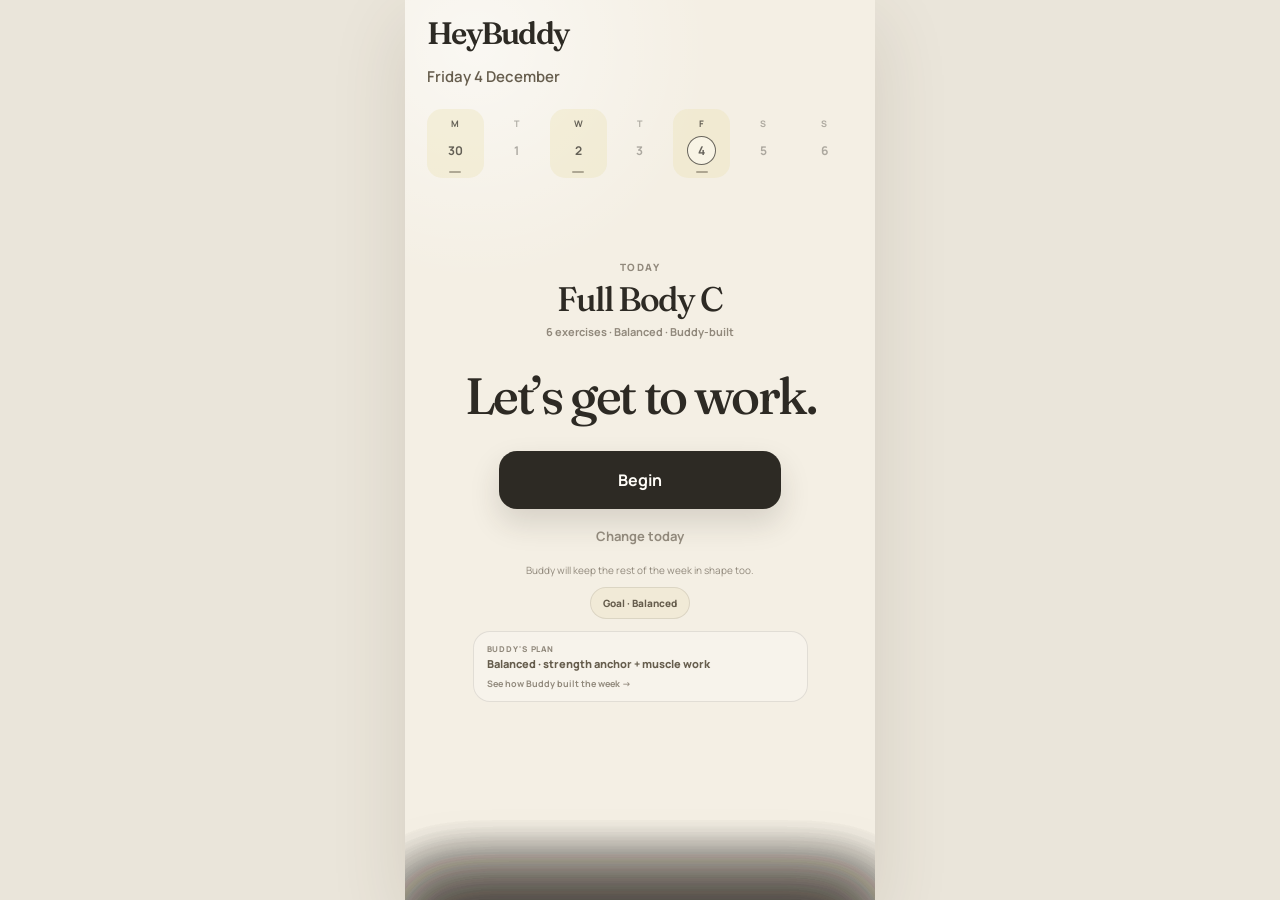
<file: index.html>
<!doctype html>
<html lang="en">
<head>
<meta charset="utf-8" />
<meta name="viewport" content="width=device-width, initial-scale=1, viewport-fit=cover" />
<meta name="theme-color" content="#F4EFE4" />
<title>HeyBuddy — Version 11.1</title>
<link rel="preconnect" href="https://fonts.googleapis.com">
<link rel="preconnect" href="https://fonts.gstatic.com" crossorigin>
<link href="https://fonts.googleapis.com/css2?family=Fraunces:opsz,wght@9..144,500;9..144,600&family=Manrope:wght@400;500;600;700&display=swap" rel="stylesheet">
<style>
:root {
  --cream: #f4efe4;
  --paper: #fbf8f0;
  --vanilla: #e7dca8;
  --sand: #c9b875;
  --ink: #2d2a24;
  --brown: #665d4d;
  --muted: #91897c;
  --line: rgba(45, 42, 36, 0.11);
  --line-strong: rgba(45, 42, 36, 0.2);
  --white: #fffdf8;
  --shadow: 0 24px 70px rgba(75, 64, 43, 0.14);
  --safe-top: max(18px, env(safe-area-inset-top));
  --safe-bottom: max(18px, env(safe-area-inset-bottom));
}

* { box-sizing: border-box; }
html, body { margin: 0; min-height: 100%; }
body {
  background: #eae5da;
  color: var(--ink);
  font-family: Manrope, -apple-system, BlinkMacSystemFont, "Segoe UI", sans-serif;
  -webkit-font-smoothing: antialiased;
  overscroll-behavior: none;
}
button { font: inherit; color: inherit; }
button, [role="button"] { -webkit-tap-highlight-color: transparent; }

.app {
  position: relative;
  width: min(100%, 470px);
  min-height: 100dvh;
  margin: 0 auto;
  overflow: hidden;
  background:
    radial-gradient(circle at 15% 5%, rgba(255,255,255,.55), transparent 25%),
    var(--cream);
}
.screen {
  display: none;
  min-height: 100dvh;
  padding: var(--safe-top) 22px calc(84px + var(--safe-bottom));
}
.screen.active { display: block; animation: screenIn .38s ease both; }
@keyframes screenIn { from { opacity: 0; transform: translateY(7px); } to { opacity: 1; transform: none; } }
@keyframes messageIn { from { opacity: 0; transform: translateY(9px) scale(.985); } to { opacity: 1; transform: none; } }

.wordmark, .fraunces { font-family: Fraunces, Georgia, serif; }
.wordmark { font-size: 31px; line-height: 1; letter-spacing: -.055em; font-weight: 600; }
.primary {
  width: 100%; min-height: 58px; border: 0; border-radius: 18px;
  background: var(--ink); color: var(--white); font-weight: 700;
  box-shadow: 0 14px 30px rgba(45,42,36,.15);
}
.primary:active { transform: scale(.985); }
.ghost {
  min-height: 46px; border: 1px solid var(--line-strong); border-radius: 15px;
  background: rgba(255,253,248,.62); font-weight: 700;
}
.text-button { border: 0; background: transparent; color: var(--muted); font-size: 13px; font-weight: 700; padding: 8px; }
.eyebrow { font-size: 10px; font-weight: 700; letter-spacing: .13em; text-transform: uppercase; color: var(--muted); }

/* Opening */
.today-wrap { min-height: calc(100dvh - 110px - var(--safe-bottom)); display: flex; flex-direction: column; }
.date { margin-top: 17px; color: var(--brown); font-size: 15px; font-weight: 600; }
.calendar { display: grid; grid-template-columns: repeat(7, 1fr); gap: 5px; margin-top: 22px; }
.day { position: relative; text-align: center; padding: 8px 0 13px; border: 0; border-radius: 15px; color: rgba(45,42,36,.36); background: transparent; cursor: pointer; }
.day:active { transform: scale(.97); }
.day.workout { background: rgba(231,220,168,.30); color: rgba(45,42,36,.72); }
.day .label { display: block; margin-bottom: 6px; font-size: 9px; font-weight: 700; letter-spacing: .08em; }
.day .number { width: 29px; height: 29px; border-radius: 50%; display: grid; place-items: center; margin: auto; font-size: 12px; font-weight: 700; }
.day.today .number { border: 1px solid rgba(45,42,36,.70); background: rgba(255,253,248,.5); }
.day.workout::after { content: ""; position: absolute; bottom: 5px; left: 50%; transform: translateX(-50%); width: 12px; height: 2px; border-radius: 99px; background: rgba(101,92,75,.48); }
.day.completed::after { width: 5px; height: 5px; border-radius: 50%; background: var(--brown); }
.today-centre { margin: auto 0; text-align: center; padding: 40px 0 46px; }
.today-assignment { margin: 0 auto 30px; max-width: 320px; }
.today-kicker { display: block; margin-bottom: 8px; font-size: 10px; font-weight: 800; letter-spacing: .14em; text-transform: uppercase; color: var(--muted); }
.today-workout { width: 100%; border: 0; background: transparent; padding: 0; color: var(--ink); }
.today-workout-name { display: block; font-family: Fraunces, Georgia, serif; font-size: 34px; line-height: 1.05; letter-spacing: -.04em; font-weight: 500; }
.today-workout-meta { display: block; margin-top: 6px; color: var(--muted); font-size: 11px; font-weight: 700; }
.opening { margin: 0 0 30px; font-family: Fraunces, Georgia, serif; font-size: clamp(40px,10vw,51px); font-weight: 500; line-height: .98; letter-spacing: -.047em; }
.begin { max-width: 282px; margin: auto; }
.change-today { display: block; margin: 10px auto 0; }
.schedule-note { margin-top: 10px; color: var(--muted); font-size: 10px; }
.goal-row { display:flex; justify-content:center; margin-top:10px; }
.goal-button { border:1px solid var(--line); background:rgba(231,220,168,.22); color:var(--brown); font:800 10px Manrope,Arial,sans-serif; padding:8px 12px; border-radius:999px; cursor:pointer; }
.goal-button:active { background:rgba(231,220,168,.42); }
.buddy-plan { width:min(335px,88vw); margin:12px auto 0; border:1px solid var(--line); border-radius:17px; background:rgba(255,255,255,.28); color:var(--brown); padding:11px 13px; cursor:pointer; text-align:left; display:block; }
.buddy-plan-kicker { display:block; color:var(--muted); font:800 8px Manrope,Arial,sans-serif; letter-spacing:.11em; text-transform:uppercase; }
.buddy-plan-copy { display:block; margin-top:3px; font:800 11px Manrope,Arial,sans-serif; line-height:1.35; }
.buddy-plan-link { display:block; margin-top:5px; color:var(--muted); font:700 9px Manrope,Arial,sans-serif; }
.prescription-intent { border:0; background:transparent; color:var(--muted); font:700 9px Manrope,Arial,sans-serif; margin-top:7px; padding:3px 0; cursor:pointer; }
.prescription-intent strong { color:var(--brown); font-weight:850; }
.rir-row { display:flex; justify-content:center; margin-top:8px; }
.rir-chip { border:1px solid var(--line); background:rgba(255,253,248,.62); color:var(--brown); border-radius:999px; padding:6px 10px; font-size:10px; font-weight:800; cursor:pointer; }
.rir-chip small { color:var(--muted); font-weight:700; }
.goal-options,.rir-options { display:grid; gap:9px; margin-top:14px; }
.goal-option,.rir-option { width:100%; text-align:left; border:1px solid var(--line); background:rgba(255,253,248,.6); border-radius:17px; padding:14px; color:var(--brown); font:800 13px Manrope,Arial,sans-serif; cursor:pointer; }
.goal-option span,.rir-option span { display:block; margin-top:3px; color:var(--muted); font-size:10px; font-weight:600; line-height:1.45; }
.goal-option.selected { border-color:var(--brown); background:rgba(231,220,168,.22); }
.coach-priority { display:inline-block; margin-left:6px; padding:3px 6px; border-radius:999px; background:rgba(231,220,168,.28); color:var(--muted); font-size:8px; font-weight:900; letter-spacing:.05em; }


/* Adaptive week */
.schedule-options, .context-actions { display: grid; gap: 10px; margin-top: 18px; }
.schedule-option, .context-action { width: 100%; min-height: 54px; border: 1px solid var(--line-strong); border-radius: 16px; padding: 13px 14px; background: rgba(255,255,255,.42); text-align: left; font-weight: 750; }
.schedule-option span, .context-action span { display: block; margin-top: 4px; color: var(--muted); font-size: 10px; font-weight: 600; line-height: 1.45; }
.availability-grid { display: grid; grid-template-columns: repeat(3,1fr); gap: 9px; margin: 18px 0; }
.availability-day { min-height: 60px; border: 1px solid var(--line); border-radius: 16px; background: rgba(255,255,255,.34); font-weight: 750; }
.availability-day small { display: block; margin-top: 3px; color: var(--muted); font-size: 9px; font-weight: 650; }
.availability-day.selected { border-color: var(--sand); background: rgba(231,220,168,.38); box-shadow: inset 0 0 0 1px rgba(201,184,117,.35); }
.proposal { margin-top: 18px; border-top: 1px solid var(--line); }
.proposal-row { display: grid; grid-template-columns: 52px 1fr; gap: 12px; padding: 12px 0; border-bottom: 1px solid var(--line); }
.proposal-day { color: var(--muted); font-size: 11px; font-weight: 800; text-transform: uppercase; letter-spacing: .08em; }
.proposal-task { font-size: 13px; font-weight: 750; }
.proposal-task.recovery { color: var(--muted); font-weight: 600; }
.schedule-reason { margin: 14px 0 2px; padding: 13px 14px; border-radius: 15px; background: rgba(231,220,168,.25); color: var(--brown); font-size: 12px; line-height: 1.55; }
.sheet-nav { display:flex; align-items:center; justify-content:space-between; gap:10px; margin-bottom:10px; }
.sheet-back { border:0; background:transparent; padding:6px 0; color:var(--muted); font-size:11px; font-weight:750; }
.undo-toast { position:absolute; left:18px; right:18px; bottom:calc(18px + var(--safe-bottom)); z-index:35; display:none; align-items:center; justify-content:space-between; gap:12px; padding:13px 14px; border-radius:17px; background:var(--ink); color:var(--white); box-shadow:var(--shadow); }
.undo-toast.show { display:flex; animation:messageIn .25s ease both; }
.undo-toast span { font-size:11px; font-weight:650; line-height:1.4; }
.undo-toast button { border:1px solid rgba(255,255,255,.28); border-radius:999px; background:transparent; color:var(--white); padding:8px 11px; font-size:10px; font-weight:800; }
.long-press-hint { margin-top:12px; text-align:center; color:var(--muted); font-size:9px; font-weight:650; }
/* Workout */
#workout { padding: var(--safe-top) 18px calc(22px + var(--safe-bottom)); }
.topbar { display: grid; grid-template-columns: 44px 1fr 68px; align-items: center; }
.icon-button { width: 40px; height: 40px; border-radius: 50%; border: 1px solid var(--line); background: rgba(255,253,248,.65); display: grid; place-items: center; }
.topword { text-align: center; font-family: Fraunces, Georgia, serif; font-size: 22px; font-weight: 600; letter-spacing: -.045em; }
.session-time { text-align: right; font-size: 12px; font-weight: 700; color: var(--brown); }
.workarea { min-height: calc(100dvh - 92px - var(--safe-bottom)); display: flex; flex-direction: column; padding-top: 24px; }
.exercise-head { display: flex; justify-content: space-between; align-items: flex-start; gap: 12px; }
.exercise-head h1 { max-width: 325px; margin: 0; font-family: Fraunces, Georgia, serif; font-size: 38px; line-height: 1.02; letter-spacing: -.045em; font-weight: 500; }
.why-button { flex: 0 0 auto; border: 1px solid var(--line-strong); background: rgba(255,253,248,.58); border-radius: 999px; padding: 9px 12px; font-size: 11px; font-weight: 700; }
.set-meta { margin-top: 18px; color: var(--brown); font-size: 14px; font-weight: 700; }
.set-progress { display: flex; gap: 7px; margin-top: 12px; }
.set-pill { width: 28px; height: 4px; border-radius: 99px; background: rgba(45,42,36,.12); }
.set-pill.done { background: var(--brown); }
.set-pill.current { background: var(--sand); box-shadow: 0 0 0 3px rgba(201,184,117,.18); }
.last { margin-top: 17px; color: var(--muted); font-size: 12px; }
.last strong { color: var(--ink); font-size: 14px; margin-left: 6px; }
.values { display: grid; grid-template-columns: 1fr 1fr; gap: 18px; margin: 27px 0 18px; }
.value-button {
  position: relative; min-width: 0; border: 0; border-radius: 20px; text-align: left;
  padding: 13px 13px 12px; background: rgba(255,253,248,.36);
  box-shadow: inset 0 0 0 1px rgba(45,42,36,.07);
}
.value-button:active { background: rgba(255,253,248,.67); transform: scale(.99); }
.value-label { display: flex; align-items: center; justify-content: space-between; margin-bottom: 13px; font-size: 10px; font-weight: 800; letter-spacing: .13em; color: var(--muted); }
.value-label::after { content: ""; width: 14px; height: 10px; opacity: .62; background:
  linear-gradient(var(--brown),var(--brown)) 50% 0/8px 1px no-repeat,
  linear-gradient(var(--brown),var(--brown)) 50% 50%/12px 1px no-repeat,
  linear-gradient(var(--brown),var(--brown)) 50% 100%/8px 1px no-repeat; }
.value-number { display: block; font-size: 62px; line-height: .88; letter-spacing: -.065em; font-weight: 600; }
.value-hint { display: block; margin-top: 12px; font-size: 9px; font-weight: 700; color: rgba(45,42,36,.42); }
.action-zone { margin-top: 8px; }
.preview { width: 100%; margin-bottom: 14px; border: 1px solid var(--line); border-radius: 20px; padding: 14px 15px; background: rgba(255,253,248,.50); text-align: left; }
.preview-top { display: flex; justify-content: space-between; align-items: center; }
.preview-title { font-size: 11px; font-weight: 700; color: var(--brown); }
.preview-count { font-size: 10px; color: var(--muted); }
.peek { display: grid; grid-template-columns: auto 1fr; gap: 9px; align-items: center; margin-top: 10px; }
.dot { width: 8px; height: 8px; border-radius: 50%; border: 1px solid rgba(45,42,36,.35); }
.dot.current { background: var(--brown); border-color: var(--brown); }
.peek-name { overflow: hidden; font-size: 12px; font-weight: 650; text-overflow: ellipsis; white-space: nowrap; }
.more { margin: 7px 0 0 17px; font-size: 11px; color: var(--muted); }

/* Message and rest states */
.overlay-state {
  position: absolute; inset: 0; z-index: 30; display: none;
  align-items: center; justify-content: center; padding: var(--safe-top) 24px calc(26px + var(--safe-bottom));
  background: rgba(244,239,228,.97); text-align: center;
}
.overlay-state.show { display: flex; animation: messageIn .28s ease both; }
.message-box { max-width: 370px; }
.message-box p { margin: 0 0 22px; font-family: Fraunces, Georgia, serif; font-size: 38px; line-height: 1.06; letter-spacing: -.04em; }
.message-hint { margin-top: 19px; font-size: 10px; font-weight: 700; letter-spacing: .08em; color: var(--muted); text-transform: uppercase; }
.info-chip { border: 1px solid var(--line-strong); background: rgba(255,253,248,.72); border-radius: 999px; padding: 10px 14px; font-size: 11px; font-weight: 700; }
.rest-box { width: 100%; max-width: 360px; }
.rest-box h2 { margin: 0 0 12px; font-family: Fraunces, Georgia, serif; font-size: 30px; font-weight: 500; }
.rest-number { font-size: 82px; line-height: .95; letter-spacing: -.07em; font-weight: 600; }
.rest-next { margin: 24px 0 14px; color: var(--muted); font-size: 13px; }
.rest-buddy { min-height: 48px; max-width: 315px; margin: 0 auto 18px; color: var(--brown); font-family: Fraunces, Georgia, serif; font-size: 18px; line-height: 1.25; }
.rest-actions { display: grid; grid-template-columns: 1fr 1fr; gap: 10px; max-width: 320px; margin: auto; }

/* Sheets */
.scrim { position: absolute; inset: 0; z-index: 40; opacity: 0; pointer-events: none; background: rgba(45,42,36,.28); backdrop-filter: blur(5px); transition: opacity .25s; }
.scrim.show { opacity: 1; pointer-events: auto; }
.sheet { position: absolute; left: 0; right: 0; bottom: 0; z-index: 50; max-height: 84dvh; overflow: auto; padding: 12px 20px calc(24px + var(--safe-bottom)); border-radius: 30px 30px 0 0; background: var(--paper); box-shadow: 0 -24px 70px rgba(45,42,36,.17); transform: translateY(102%); transition: transform .34s cubic-bezier(.2,.8,.2,1); }
.sheet.show { transform: translateY(0); }
.handle { width: 44px; height: 5px; margin: 0 auto 18px; border-radius: 99px; background: rgba(45,42,36,.18); }
.sheet h2 { margin: 0 0 8px; font-family: Fraunces, Georgia, serif; font-size: 33px; line-height: 1.05; letter-spacing: -.04em; font-weight: 500; }
.sheet > p { color: var(--brown); font-size: 13px; line-height: 1.6; }
.sheet-section { padding: 17px 0; border-top: 1px solid var(--line); }
.sheet-section:first-of-type { border-top: 0; }
.sheet-section h3 { margin: 0 0 8px; font-size: 11px; text-transform: uppercase; letter-spacing: .12em; color: var(--muted); }
.sheet-section p { margin: 0; color: var(--ink); font-size: 13px; line-height: 1.65; }
.work-list { margin-top: 18px; }
.work-row { width: 100%; display: grid; touch-action: manipulation; user-select: none; -webkit-user-select: none; grid-template-columns: 20px 1fr auto; gap: 10px; align-items: center; padding: 14px 4px; border: 0; border-bottom: 1px solid var(--line); background: transparent; text-align: left; }
.work-row:last-child { border-bottom: 0; }
.work-row:active { background: rgba(231,220,168,.18); }
.status { width: 10px; height: 10px; border-radius: 50%; border: 1px solid rgba(45,42,36,.3); }
.status.done { background: var(--brown); border-color: var(--brown); }
.status.current { background: var(--sand); border-color: var(--sand); box-shadow: 0 0 0 4px rgba(201,184,117,.28); }
.work-name { font-size: 13px; font-weight: 700; }
.work-sub { margin-top: 3px; font-size: 10px; color: var(--muted); }
.work-action { font-size: 10px; font-weight: 800; color: var(--muted); text-transform: uppercase; letter-spacing: .08em; }
.alt-list { display: grid; gap: 9px; margin-top: 10px; }
.alt-button { width: 100%; display: grid; grid-template-columns: 1fr auto; align-items: center; gap: 10px; border: 1px solid var(--line-strong); border-radius: 15px; padding: 12px 13px; background: rgba(255,255,255,.38); text-align: left; font-size: 12px; font-weight: 700; }
.alt-button span:last-child { color: var(--muted); }
.choice-actions { display: grid; gap: 10px; margin-top: 20px; }

/* Wheel picker */
.picker-grid { display: grid; grid-template-columns: 1fr 1fr; gap: 16px; }
.wheel-wrap { text-align: center; }
.wheel-wrap label { display: block; margin-bottom: 9px; font-size: 10px; font-weight: 700; letter-spacing: .12em; color: var(--muted); }
.wheel { position: relative; height: 216px; overflow-y: auto; border-radius: 20px; background: rgba(255,255,255,.35); scroll-snap-type: y mandatory; scrollbar-width: none; }
.wheel::-webkit-scrollbar { display: none; }
.wheel-spacer { height: 81px; }
.wheel-item { height: 54px; display: grid; place-items: center; scroll-snap-align: center; font-size: 24px; font-weight: 650; color: rgba(45,42,36,.35); }
.wheel-item.selected { color: var(--ink); font-size: 34px; }
.selection-line { position: absolute; left: 0; right: 0; top: 50%; height: 54px; transform: translateY(-50%); border-top: 1px solid var(--line-strong); border-bottom: 1px solid var(--line-strong); pointer-events: none; }
.confirm { margin-top: 18px; }

/* Completion */
.complete { padding-top: 16vh; text-align: center; }
.complete h1 { margin: 0 0 18px; font-family: Fraunces, Georgia, serif; font-size: 54px; line-height: 1; letter-spacing: -.05em; font-weight: 500; }
.complete-line { max-width: 340px; margin: 0 auto; color: var(--brown); line-height: 1.55; }
.summary { display: grid; grid-template-columns: repeat(3,1fr); gap: 8px; margin: 34px 0 22px; }
.summary-item { padding: 15px 8px; border: 1px solid var(--line); border-radius: 18px; background: rgba(255,253,248,.55); }
.summary-item strong { display: block; font-size: 18px; }
.summary-item span { font-size: 10px; color: var(--muted); }
.next-workout { margin: 0 0 28px; padding: 15px 16px; border-radius: 17px; background: rgba(231,220,168,.26); color: var(--brown); font-size: 12px; line-height: 1.5; }

#selfTest { display: none; }
@media (min-width: 700px) { .app { box-shadow: var(--shadow); } }
@media (max-height: 720px) {
  .exercise-head h1 { font-size: 34px; }
  .values { margin-top: 20px; }
  .value-number { font-size: 54px; }
  .workarea { padding-top: 17px; }
}
</style>
</head>
<body>
<div class="app" id="app">
  <section class="screen active" id="today">
    <div class="today-wrap">
      <div>
        <div class="wordmark">HeyBuddy</div>
        <div class="date" id="todayDate"></div>
        <div class="calendar" id="calendar"></div>
      </div>
      <div class="today-centre">
        <div class="today-assignment">
          <span class="today-kicker">Today</span>
          <button class="today-workout" id="todayWorkoutBtn" type="button">
            <span class="today-workout-name" id="todayWorkoutName">Full Body A</span>
            <span class="today-workout-meta" id="todayWorkoutMeta">Scheduled workout</span>
          </button>
        </div>
        <h1 class="opening">Let’s get to work.</h1>
        <div class="begin"><button class="primary" id="beginBtn">Begin</button></div>
        <button class="text-button change-today" id="changeTodayBtn" type="button">Change today</button>
        <div class="schedule-note">Buddy will keep the rest of the week in shape too.</div>
        <div class="goal-row"><button class="goal-button" id="goalBtn" type="button">Goal · Balanced</button></div>
        <button class="buddy-plan" id="buddyPlanBtn" type="button">
          <span class="buddy-plan-kicker">Buddy's plan</span>
          <span class="buddy-plan-copy" id="buddyPlanCopy">Balanced · strength anchor + muscle work</span>
          <span class="buddy-plan-link">See how Buddy built the week →</span>
        </button>
      </div>
    </div>
  </section>

  <section class="screen" id="workout">
    <div class="topbar">
      <button class="icon-button" id="backBtn" aria-label="Back">←</button>
      <div class="topword">HeyBuddy</div>
      <div class="session-time" id="sessionTime">00:00</div>
    </div>

    <div class="workarea">
      <div class="exercise-head">
        <h1 id="exerciseName"></h1>
        <button class="why-button" id="whyBtn">Exercise guide</button>
      </div>
      <div class="set-meta" id="setMeta"></div>
      <div class="rir-row"><button class="rir-chip" id="rirBtn" type="button">RIR 2 <small>· tap if different</small></button></div>
      <button class="prescription-intent" id="prescriptionIntentBtn" type="button"><strong id="prescriptionIntent"></strong> · Why this prescription?</button>
      <div class="set-progress" id="setProgress"></div>
      <div class="last">Last time <strong id="lastPerformance"></strong></div>

      <div class="values">
        <button class="value-button" id="weightButton" type="button">
          <span class="value-label">KG</span>
          <span class="value-number" id="weightDisplay"></span>
          <span class="value-hint">Tap to adjust</span>
        </button>
        <button class="value-button" id="repsButton" type="button">
          <span class="value-label">REPS</span>
          <span class="value-number" id="repsDisplay"></span>
          <span class="value-hint">Tap to adjust</span>
        </button>
      </div>

      <div class="action-zone">
        <button class="preview" id="previewBtn" type="button">
          <div class="preview-top">
            <span class="preview-title">Today’s workout</span>
            <span class="preview-count" id="previewCount"></span>
          </div>
          <div class="peek">
            <span class="dot current"></span><span class="peek-name" id="peekCurrent"></span>
            <span class="dot"></span><span class="peek-name" id="peekNext"></span>
          </div>
          <div class="more" id="peekMore"></div>
        </button>
        <button class="primary" id="completeSetBtn">Complete set</button>
      </div>
    </div>
  </section>

  <section class="screen" id="done">
    <div class="complete">
      <div class="wordmark">HeyBuddy</div>
      <h1 id="completionTitle">Good work.</h1>
      <p class="complete-line" id="completionLine"></p>
      <div class="summary">
        <div class="summary-item"><strong id="doneTime">0:00</strong><span>TIME</span></div>
        <div class="summary-item"><strong id="doneExercises">0</strong><span>EXERCISES</span></div>
        <div class="summary-item"><strong id="doneSets">0</strong><span>SETS</span></div>
      </div>
      <div class="next-workout" id="nextWorkout"></div>
      <button class="primary" id="finishBtn">Finish</button>
    </div>
  </section>

  <div class="overlay-state" id="messageOverlay">
    <div class="message-box">
      <p id="messageText"></p>
      <button class="info-chip" id="messageInfo">ⓘ Why Buddy said this</button>
      <div class="message-hint" id="messageHint">Tap anywhere to continue</div>
    </div>
  </div>

  <div class="overlay-state" id="restOverlay">
    <div class="rest-box">
      <h2>Rest</h2>
      <div class="rest-number" id="restNumber">2:00</div>
      <div class="rest-next" id="restNext"></div>
      <div class="rest-buddy" id="restBuddy"></div>
      <div class="rest-actions">
        <button class="ghost" id="readyBtn">Ready</button>
        <button class="ghost" id="plusBtn">+30 sec</button>
      </div>
    </div>
  </div>

  <div class="scrim" id="scrim"></div>

  <div class="sheet" id="workoutSheet">
    <div class="handle"></div>
    <h2>Today’s workout</h2>
    <p>Tap to jump. Press and hold when something needs changing.</p>
    <div class="work-list" id="workList"></div>
    <div class="long-press-hint">Tap = do · Hold = change</div>
  </div>

  <div class="sheet" id="daySheet">
    <div class="handle"></div>
    <h2 id="daySheetTitle"></h2>
    <div id="daySheetContent"></div>
  </div>

  <div class="sheet" id="programmeSheet">
    <div class="handle"></div>
    <h2>Your programme</h2>
    <p id="programmeSheetIntro"></p>
    <div id="programmeSheetContent"></div>
  </div>

  <div class="sheet" id="scheduleSheet">
    <div class="handle"></div>
    <div id="scheduleContent"></div>
  </div>

  <div class="sheet" id="contextSheet">
    <div class="handle"></div>
    <h2 id="contextTitle">Exercise</h2>
    <p>Same workout. Different doorway.</p>
    <div class="context-actions">
      <button class="context-action" id="contextSwapBtn" type="button">Swap exercise<span>Choose another movement that can do the same job.</span></button>
      <button class="context-action" id="contextGuideBtn" type="button">Exercise guide<span>Technique, purpose, alternatives, and evidence.</span></button>
    </div>
  </div>

  <div class="sheet" id="swapSheet">
    <div class="handle"></div>
    <h2 id="swapTitle">Swap exercise</h2>
    <p id="swapIntro"></p>
    <div class="alt-list" id="swapList"></div>
  </div>

  <div class="sheet" id="pickerSheet">
    <div class="handle"></div>
    <h2>Log this set</h2>
    <p>No keyboard. Your thumbs have paperwork elsewhere.</p>
    <div class="picker-grid">
      <div class="wheel-wrap">
        <label>WEIGHT</label>
        <div class="wheel" id="weightWheel"><div class="selection-line"></div></div>
      </div>
      <div class="wheel-wrap">
        <label>REPS</label>
        <div class="wheel" id="repsWheel"><div class="selection-line"></div></div>
      </div>
    </div>
    <button class="primary confirm" id="pickerConfirm">Use these numbers</button>
  </div>

  <div class="sheet" id="whySheet">
    <div class="handle"></div>
    <h2 id="whyTitle"></h2>
    <div id="whyContent"></div>
  </div>

  <div class="sheet" id="infoSheet">
    <div class="handle"></div>
    <h2>Why Buddy mentioned it</h2>
    <div id="infoContent"></div>
  </div>

  <div class="sheet" id="swapChoiceSheet">
    <div class="handle"></div>
    <h2>Keep the swap?</h2>
    <p id="swapChoiceCopy"></p>
    <div class="choice-actions">
      <button class="primary" id="defaultSwapBtn">Make this my default</button>
      <button class="ghost" id="todaySwapBtn">Only today</button>
    </div>
  </div>

  <div class="sheet" id="goalSheet">
    <div class="handle"></div>
    <h2>What are we training for?</h2>
    <p>Same training knowledge. Different priorities and prescriptions.</p>
    <div class="goal-options" id="goalOptions"></div>
  </div>

  <div class="sheet" id="rirSheet">
    <div class="handle"></div>
    <h2>How many reps were left?</h2>
    <p>Only change this when the set felt different from Buddy’s target.</p>
    <div class="rir-options" id="rirOptions"></div>
  </div>

  <div class="undo-toast" id="undoToast"><span id="undoCopy">Week updated.</span><button id="undoBtn" type="button">Undo</button></div>
  <pre id="selfTest"></pre>
</div>

<script>
window.HEYBUDDY_KNOWLEDGE = {"version": "1.4", "exercises": [{"id": "barbell_bench_press", "name": "Barbell Bench Press", "aliases": ["Bench Press", "Flat Barbell Bench Press"], "movement_family": "press_horizontal", "default_programme_roles": ["primary_chest_press", "general_upper_push"], "type": "compound", "laterality": "bilateral", "muscles": {"primary": ["pectoralis_major"], "secondary": ["triceps_brachii", "anterior_deltoid"]}, "equipment": ["barbell", "flat_bench", "rack"], "training_characteristics": {"hypertrophy_suitability": {"value": "high", "confidence": "moderate", "basis": "direct_training_evidence", "rationale": "A highly loadable chest press; no evidence that instability is required for hypertrophy."}, "max_strength_specificity": {"value": "high", "confidence": "high", "basis": "exercise_specificity", "rationale": "Directly trains the barbell bench press skill and heavy bilateral pressing."}, "stability_requirement": {"value": "moderate", "confidence": "moderate", "basis": "biomechanics", "rationale": "More externally stable than dumbbells, less constrained than a machine/Smith path."}, "loading_potential": {"value": "high", "confidence": "moderate", "basis": "acute_strength_data", "rationale": "Typically allows more absolute load than dumbbell pressing."}, "systemic_fatigue": {"value": "moderate", "confidence": "coaching_heuristic", "basis": "coach_interpretation", "rationale": "Heavy compound press involving multiple joints and substantial bracing."}, "progression_simplicity": {"value": "high", "confidence": "coaching_heuristic", "basis": "coach_interpretation", "rationale": "Load and repetition progression are easy to standardize."}}, "programming_defaults": {"common_rep_range": [5, 12], "rest_seconds": [120, 240], "notes": "Broader rep ranges can work for hypertrophy; this default favors practical loading and repeatable technique."}, "technique": {"priority_cues": ["Set the upper back firmly on the bench before unracking.", "Keep wrists stacked over the forearms.", "Lower under control to a repeatable touch point.", "Press while keeping the shoulders stable against the bench."], "common_mistakes": ["Losing upper-back tightness during the set.", "Changing the touch point rep to rep.", "Letting wrists fold excessively backward.", "Using a range of motion you cannot control."]}, "substitutions": ["flat_dumbbell_press", "machine_chest_press", "incline_smith_press"], "claim_ids": ["CLAIM_LOAD_HYPERTROPHY_BROAD_RANGE", "CLAIM_ROM_FULL_USEFUL_DEFAULT", "CLAIM_PRESS_STABILITY_HYPERTROPHY", "CLAIM_STRENGTH_SPECIFICITY_EQUIPMENT", "CLAIM_DUMBBELL_LOWER_ABSOLUTE_LOAD"], "coach_source_ids": ["NIPPARD_2024_CHEST_RANKING", "NIPPARD_BENCH_TECHNIQUE", "ATHLEANX_BENCH_CHECKLIST"], "buddy": {"why_use_it": "A simple, highly loadable chest press that is easy to measure and progress.", "when_to_swap_it": "Swap it when equipment, comfort, or the programme's goal makes a more stable or differently angled press a better fit."}}, {"id": "flat_dumbbell_press", "name": "Flat Dumbbell Press", "aliases": ["Dumbbell Bench Press", "Flat DB Press"], "movement_family": "press_horizontal", "default_programme_roles": ["primary_chest_press", "secondary_chest_press", "general_upper_push"], "type": "compound", "laterality": "bilateral_independent", "muscles": {"primary": ["pectoralis_major"], "secondary": ["triceps_brachii", "anterior_deltoid"]}, "equipment": ["dumbbells", "flat_bench"], "training_characteristics": {"hypertrophy_suitability": {"value": "high", "confidence": "moderate", "basis": "combined_evidence_and_coaching", "rationale": "Preserves the flat chest-press pattern while allowing independent arm paths; stability demand alone is not evidence of superior or inferior hypertrophy."}, "max_strength_specificity": {"value": "moderate", "confidence": "moderate", "basis": "exercise_specificity", "rationale": "Builds pressing strength but is less specific than barbell bench pressing if barbell 1RM is the goal."}, "stability_requirement": {"value": "high", "confidence": "moderate", "basis": "biomechanics", "rationale": "Independent dumbbells require more control than a barbell, Smith machine, or fixed machine path."}, "loading_potential": {"value": "moderate", "confidence": "moderate", "basis": "acute_strength_data", "rationale": "Dumbbell pressing generally uses lower total absolute load than barbell or Smith pressing."}, "systemic_fatigue": {"value": "moderate", "confidence": "coaching_heuristic", "basis": "coach_interpretation", "rationale": "A compound press with meaningful stabilization demands but typically lower absolute loading than a barbell bench press."}, "progression_simplicity": {"value": "moderate", "confidence": "coaching_heuristic", "basis": "coach_interpretation", "rationale": "Progression is straightforward, though fixed dumbbell jumps can make small load increases less granular."}}, "programming_defaults": {"common_rep_range": [6, 15], "rest_seconds": [120, 180], "default_rest_seconds": 120, "notes": "Two minutes is a sensible starting point; extend toward three minutes when sets are heavy, close to failure, or performance is dropping."}, "technique": {"priority_cues": ["Set the upper back firmly on the bench before starting.", "Keep the forearms reasonably stacked beneath the dumbbells.", "Lower under control through a comfortable range.", "Let each arm follow a natural path rather than forcing the dumbbells into one rigid track."], "common_mistakes": ["Letting the shoulders roll forward at the bottom.", "Bouncing or dropping quickly into the stretched position.", "Turning the movement into a very wide fly under heavy load.", "Using a range you cannot control."]}, "substitutions": ["barbell_bench_press", "machine_chest_press"], "claim_ids": ["CLAIM_FLAT_DB_BB_SIMILAR_PRESS_ROLE", "CLAIM_DUMBBELL_LOWER_ABSOLUTE_LOAD", "CLAIM_PRESS_STABILITY_HYPERTROPHY", "CLAIM_ROM_FULL_USEFUL_DEFAULT", "CLAIM_LOAD_HYPERTROPHY_BROAD_RANGE"], "coach_source_ids": ["ATHLEANX_2024_DB_PRESS", "NIPPARD_2024_CHEST_RANKING"], "buddy": {"why_use_it": "The flat chest-press job with each arm allowed to find its own route.", "when_to_swap_it": "Swap it when you want more external stability, easier micro-loading, or barbell-bench strength is the specific skill we care about."}}, {"id": "incline_dumbbell_press", "name": "Incline Dumbbell Press", "aliases": ["Incline DB Press"], "movement_family": "press_incline", "default_programme_roles": ["primary_upper_chest_press", "secondary_chest_press"], "type": "compound", "laterality": "bilateral_independent", "muscles": {"primary": ["pectoralis_major_clavicular", "pectoralis_major"], "secondary": ["anterior_deltoid", "triceps_brachii"]}, "equipment": ["dumbbells", "adjustable_bench"], "training_characteristics": {"hypertrophy_suitability": {"value": "high", "confidence": "moderate", "basis": "combined_evidence_and_coaching", "rationale": "Offers a chest press with an incline bias and independent dumbbell paths."}, "max_strength_specificity": {"value": "moderate", "confidence": "moderate", "basis": "exercise_specificity", "rationale": "Good pressing strength exercise, but less specific to barbell 1RM strength."}, "stability_requirement": {"value": "high", "confidence": "moderate", "basis": "biomechanics", "rationale": "Independent dumbbells require more control than fixed-path pressing."}, "loading_potential": {"value": "moderate", "confidence": "moderate", "basis": "acute_strength_data", "rationale": "Dumbbell pressing generally uses lower absolute loads than barbell/Smith pressing."}, "systemic_fatigue": {"value": "moderate", "confidence": "coaching_heuristic", "basis": "coach_interpretation", "rationale": "Compound press, but often less absolute load than barbell pressing."}, "progression_simplicity": {"value": "moderate", "confidence": "coaching_heuristic", "basis": "coach_interpretation", "rationale": "Dumbbell increments can make small progressions less granular."}}, "programming_defaults": {"common_rep_range": [6, 15], "rest_seconds": [120, 180], "notes": "Two minutes is the default. Extend toward three minutes when sets are heavy, close to failure, or reps/load performance is falling. Longer rest is not a problem when it helps preserve useful training performance.", "default_rest_seconds": 120}, "technique": {"priority_cues": ["Set shoulder blades securely against the bench.", "Use a bench angle that lets the chest work without turning the movement into an overhead press.", "Lower the dumbbells under control through a comfortable range.", "Keep the forearms reasonably stacked beneath the dumbbells."], "common_mistakes": ["Setting the bench so steep that the movement becomes shoulder-dominant.", "Letting the shoulders roll forward at the bottom.", "Bouncing out of the bottom position.", "Forcing an identical dumbbell path when a slightly individual arm path feels better."]}, "substitutions": ["incline_smith_press", "machine_chest_press", "barbell_bench_press"], "claim_ids": ["CLAIM_INCLINE_CHANGES_EXCITATION", "CLAIM_DUMBBELL_LOWER_ABSOLUTE_LOAD", "CLAIM_PRESS_STABILITY_HYPERTROPHY", "CLAIM_ROM_FULL_USEFUL_DEFAULT"], "coach_source_ids": ["NIPPARD_2024_CHEST_RANKING", "ATHLEANX_2024_INCLINE", "ATHLEANX_2024_DB_PRESS"], "buddy": {"why_use_it": "A strong upper-chest-biased press with enough freedom for each arm to find a comfortable path.", "when_to_swap_it": "Swap it when you want more external stability, easier loading progression, or dumbbells are simply a circus today."}}, {"id": "incline_smith_press", "name": "Incline Smith Machine Press", "aliases": ["Incline Smith Press"], "movement_family": "press_incline", "default_programme_roles": ["primary_upper_chest_press", "secondary_chest_press"], "type": "compound", "laterality": "bilateral", "muscles": {"primary": ["pectoralis_major_clavicular", "pectoralis_major"], "secondary": ["anterior_deltoid", "triceps_brachii"]}, "equipment": ["smith_machine", "adjustable_bench"], "training_characteristics": {"hypertrophy_suitability": {"value": "high", "confidence": "moderate", "basis": "combined_evidence_and_coaching", "rationale": "Stable pressing can support hypertrophy and lets the user focus on producing force through a repeatable path."}, "max_strength_specificity": {"value": "moderate", "confidence": "moderate", "basis": "exercise_specificity", "rationale": "Strength gains are useful but most specific to the Smith pattern rather than free-bar benching."}, "stability_requirement": {"value": "low", "confidence": "moderate", "basis": "biomechanics", "rationale": "The bar path is externally constrained."}, "loading_potential": {"value": "high", "confidence": "moderate", "basis": "acute_strength_data", "rationale": "The fixed path generally permits substantial loading."}, "systemic_fatigue": {"value": "moderate", "confidence": "coaching_heuristic", "basis": "coach_interpretation", "rationale": "Heavy compound press, though external stability may reduce coordination demands."}, "progression_simplicity": {"value": "high", "confidence": "coaching_heuristic", "basis": "coach_interpretation", "rationale": "Repeatable setup and small plate increases make progression simple."}}, "programming_defaults": {"common_rep_range": [6, 15], "rest_seconds": [120, 180], "notes": "Bench placement must match the machine's fixed bar path and the user's shoulder comfort."}, "technique": {"priority_cues": ["Position the bench so the fixed bar path meets the chest comfortably.", "Keep the upper back stable against the bench.", "Use a controlled bottom position rather than chasing depth at any cost.", "Keep the pressing path repeatable from rep to rep."], "common_mistakes": ["Placing the bench where the Smith path forces an awkward shoulder position.", "Using stability as an excuse to overload beyond controllable technique.", "Letting the shoulders roll forward at the bottom."]}, "substitutions": ["incline_dumbbell_press", "machine_chest_press", "barbell_bench_press"], "claim_ids": ["CLAIM_PRESS_STABILITY_HYPERTROPHY", "CLAIM_STRENGTH_SPECIFICITY_EQUIPMENT", "CLAIM_INCLINE_CHANGES_EXCITATION"], "coach_source_ids": ["NIPPARD_2024_CHEST_RANKING", "ATHLEANX_2024_INCLINE"], "buddy": {"why_use_it": "The incline chest-press job, with the balancing act mostly removed.", "when_to_swap_it": "Swap it if the machine's fixed path feels awkward, or if the programme specifically wants more free-weight skill."}}, {"id": "machine_chest_press", "name": "Machine Chest Press", "aliases": ["Seated Chest Press"], "movement_family": "press_horizontal", "default_programme_roles": ["primary_chest_press", "secondary_chest_press"], "type": "compound", "laterality": "bilateral_or_independent_machine_dependent", "muscles": {"primary": ["pectoralis_major"], "secondary": ["triceps_brachii", "anterior_deltoid"]}, "equipment": ["chest_press_machine"], "training_characteristics": {"hypertrophy_suitability": {"value": "high", "confidence": "moderate", "basis": "longitudinal_and_coaching", "rationale": "Machine training can produce similar muscle-mass gains to free weights while reducing balance demands."}, "max_strength_specificity": {"value": "moderate", "confidence": "moderate", "basis": "exercise_specificity", "rationale": "Builds pressing strength but is most specific to the machine used."}, "stability_requirement": {"value": "low", "confidence": "moderate", "basis": "biomechanics", "rationale": "External machine support reduces stabilization requirements."}, "loading_potential": {"value": "high", "confidence": "coaching_heuristic", "basis": "coach_interpretation", "rationale": "Stable setup usually allows hard loading close to local muscular limits."}, "systemic_fatigue": {"value": "low_to_moderate", "confidence": "coaching_heuristic", "basis": "coach_interpretation", "rationale": "Less stabilization demand can make it easier to target the pressing musculature without as much whole-body coordination."}, "progression_simplicity": {"value": "high", "confidence": "coaching_heuristic", "basis": "coach_interpretation", "rationale": "Pin/plate increments and repeatable setup simplify progression."}}, "programming_defaults": {"common_rep_range": [6, 15], "rest_seconds": [90, 180], "notes": "Machine geometry varies; the database should eventually store machine-specific setup variants where useful."}, "technique": {"priority_cues": ["Adjust the seat so the handles line up with a comfortable chest-level press.", "Keep the upper back supported.", "Use a controlled range that keeps tension on the target muscles.", "Press without letting the shoulders roll forward."], "common_mistakes": ["Using a seat height that forces an awkward shoulder path.", "Shortening the range only to move more weight.", "Losing upper-back contact with the pad."]}, "substitutions": ["barbell_bench_press", "incline_smith_press", "incline_dumbbell_press"], "claim_ids": ["CLAIM_PRESS_STABILITY_HYPERTROPHY", "CLAIM_STRENGTH_SPECIFICITY_EQUIPMENT", "CLAIM_LOAD_HYPERTROPHY_BROAD_RANGE"], "coach_source_ids": ["NIPPARD_2024_CHEST_RANKING"], "buddy": {"why_use_it": "A stable press that lets you spend more attention on pushing and less on keeping the furniture in the room.", "when_to_swap_it": "Swap it when the machine's geometry does not fit you or when free-weight strength is an explicit goal."}}, {"id": "cable_fly", "name": "Cable Fly", "aliases": ["Cable Chest Fly", "Cable Crossover"], "movement_family": "adduction_horizontal_isolation", "default_programme_roles": ["chest_isolation", "secondary_chest_hypertrophy"], "type": "isolation", "laterality": "bilateral_or_unilateral", "muscles": {"primary": ["pectoralis_major"], "secondary": ["anterior_deltoid"]}, "equipment": ["cable_station"], "training_characteristics": {"hypertrophy_suitability": {"value": "high", "confidence": "coaching_heuristic", "basis": "coach_interpretation", "rationale": "Useful chest isolation that removes most elbow-extension demand and can keep external resistance through much of the movement."}, "max_strength_specificity": {"value": "low", "confidence": "moderate", "basis": "exercise_specificity", "rationale": "Not intended as a maximal pressing-strength exercise."}, "stability_requirement": {"value": "moderate", "confidence": "coaching_heuristic", "basis": "coach_interpretation", "rationale": "Standing versions require body control; supported/seated variants reduce it."}, "loading_potential": {"value": "moderate", "confidence": "coaching_heuristic", "basis": "coach_interpretation", "rationale": "Isolation mechanics limit absolute loading relative to presses."}, "systemic_fatigue": {"value": "low", "confidence": "coaching_heuristic", "basis": "coach_interpretation", "rationale": "Typically less whole-body fatigue than heavy compound pressing."}, "progression_simplicity": {"value": "high", "confidence": "coaching_heuristic", "basis": "coach_interpretation", "rationale": "Cable stacks allow repeatable increments when setup is standardized."}}, "programming_defaults": {"common_rep_range": [8, 20], "rest_seconds": [60, 120], "notes": "Programming defaults are heuristic; broad rep ranges can be effective when effort and technique are appropriate."}, "technique": {"priority_cues": ["Keep a small, consistent elbow bend.", "Move primarily by bringing the upper arms across the body.", "Control the stretched position.", "Use a cable height that matches the chest region and line of pull you intend to train."], "common_mistakes": ["Turning the fly into a press by repeatedly bending and extending the elbows.", "Using momentum from the torso.", "Letting the load pull the shoulder into a position that feels uncontrolled."]}, "substitutions": ["pec_deck"], "claim_ids": ["CLAIM_LOAD_HYPERTROPHY_BROAD_RANGE", "CLAIM_ROM_FULL_USEFUL_DEFAULT"], "coach_source_ids": ["NIPPARD_2024_CHEST_RANKING"], "buddy": {"why_use_it": "Chest work without asking the triceps to join every meeting.", "when_to_swap_it": "Swap it for a pec deck when you want more external stability or the cable station is being occupied by a small civilization."}}, {"id": "pec_deck", "name": "Pec Deck", "aliases": ["Machine Fly", "Pec Fly Machine"], "movement_family": "adduction_horizontal_isolation", "default_programme_roles": ["chest_isolation", "secondary_chest_hypertrophy"], "type": "isolation", "laterality": "bilateral", "muscles": {"primary": ["pectoralis_major"], "secondary": ["anterior_deltoid"]}, "equipment": ["pec_deck_machine"], "training_characteristics": {"hypertrophy_suitability": {"value": "high", "confidence": "moderate", "basis": "direct_training_evidence", "rationale": "Direct longitudinal evidence shows pec-deck training can increase pectoralis thickness; it also offers a stable isolation setup."}, "max_strength_specificity": {"value": "low", "confidence": "moderate", "basis": "exercise_specificity", "rationale": "Not intended as a maximal pressing-strength movement."}, "stability_requirement": {"value": "low", "confidence": "moderate", "basis": "biomechanics", "rationale": "Machine support constrains the movement and reduces balance demands."}, "loading_potential": {"value": "moderate", "confidence": "coaching_heuristic", "basis": "coach_interpretation", "rationale": "Useful progressive overload is possible, but it remains an isolation movement."}, "systemic_fatigue": {"value": "low", "confidence": "coaching_heuristic", "basis": "coach_interpretation", "rationale": "Minimal whole-body demand compared with compound presses."}, "progression_simplicity": {"value": "high", "confidence": "coaching_heuristic", "basis": "coach_interpretation", "rationale": "Stable setup and stack increments are easy to reproduce."}}, "programming_defaults": {"common_rep_range": [8, 20], "rest_seconds": [60, 120], "notes": "Seat and arm-pad geometry should be adjusted to fit the user."}, "technique": {"priority_cues": ["Set the seat so the arms move through a comfortable chest-level arc.", "Keep the torso and upper back supported.", "Control the opening phase instead of letting the stack pull you back.", "Bring the upper arms together without shrugging forward."], "common_mistakes": ["Using a setup that places the shoulders uncomfortably high or low.", "Letting the weight stack slam between reps.", "Losing the supported torso position to chase more load."]}, "substitutions": ["cable_fly"], "claim_ids": ["CLAIM_LOAD_HYPERTROPHY_BROAD_RANGE", "CLAIM_ROM_FULL_USEFUL_DEFAULT", "CLAIM_PEC_DECK_CAN_HYPERTROPHY"], "coach_source_ids": ["NIPPARD_2024_CHEST_RANKING"], "buddy": {"why_use_it": "A stable chest isolation movement. Very little balancing, very little drama.", "when_to_swap_it": "Swap it for cables when the machine does not fit your shoulders or you want a freer arm path."}}, {"id": "pull_up", "name": "Pull-Up", "aliases": ["Pronated Pull-Up", "Bodyweight Pull-Up"], "movement_family": "pull_vertical", "default_programme_roles": ["primary_vertical_pull", "lat_hypertrophy"], "type": "compound", "laterality": "bilateral", "muscles": {"primary": ["latissimus_dorsi"], "secondary": ["biceps_brachii", "brachialis", "lower_trapezius", "teres_major", "forearms"]}, "equipment": ["pull_up_bar"], "training_characteristics": {"hypertrophy_suitability": {"value": "high", "confidence": "moderate", "basis": "combined_evidence_and_coaching", "rationale": "A highly loadable vertical pull when the user can perform enough controlled repetitions and progressively add reps or external load."}, "max_strength_specificity": {"value": "high", "confidence": "moderate", "basis": "exercise_specificity", "rationale": "Directly trains bodyweight/weighted pull-up strength."}, "stability_requirement": {"value": "high", "confidence": "moderate", "basis": "biomechanics", "rationale": "The body moves freely through space and must be controlled throughout the repetition."}, "loading_potential": {"value": "high", "confidence": "coaching_heuristic", "basis": "coach_interpretation", "rationale": "Can progress from assistance to bodyweight to substantial external loading, though progression is less granular than a cable stack."}, "systemic_fatigue": {"value": "moderate", "confidence": "coaching_heuristic", "basis": "coach_interpretation", "rationale": "A large multi-joint bodyweight movement with meaningful grip and trunk demand."}, "progression_simplicity": {"value": "moderate", "confidence": "coaching_heuristic", "basis": "coach_interpretation", "rationale": "Progression is straightforward once weighted, but users around the bodyweight threshold may need assistance or rep progression."}}, "programming_defaults": {"common_rep_range": [5, 12], "rest_seconds": [120, 240], "default_rest_seconds": 150, "notes": "Use assistance when needed to keep reps controlled; add external load once bodyweight reps comfortably exceed the target."}, "technique": {"priority_cues": ["Start from a controlled overhead position rather than dropping into the bottom.", "Pull the upper arms down while bringing the chest toward the bar.", "Keep the torso controlled instead of turning the rep into a swing.", "Use a grip width that feels strong and comfortable; wider is not automatically better."], "common_mistakes": ["Kipping unintentionally to finish every rep.", "Cutting the range short as fatigue rises.", "Choosing an excessively wide grip because it is assumed to target the lats better.", "Letting grip fail long before the back when back hypertrophy is the goal."]}, "substitutions": ["lat_pulldown"], "claim_ids": ["CLAIM_VERTICAL_PULL_ROLE_SIMILARITY", "CLAIM_PULLUP_GRIP_ASSISTORS", "CLAIM_VERTICAL_PULL_GRIP_NOT_MAGIC", "CLAIM_GRIP_CAN_LIMIT_PULLING", "CLAIM_LOAD_HYPERTROPHY_BROAD_RANGE"], "coach_source_ids": ["NIPPARD_2024_BACK_RANKING", "ATHLEANX_BACK_OVERVIEW"], "buddy": {"why_use_it": "A vertical pull with your whole body as the load. Simple idea. Very little room for pretending gravity forgot about you.", "when_to_swap_it": "Use a pulldown when you need finer load control, assistance, or the pull-up is turning into a survival event before your back gets useful work."}}, {"id": "lat_pulldown", "name": "Lat Pulldown", "aliases": ["Cable Lat Pulldown", "Front Lat Pulldown"], "movement_family": "pull_vertical", "default_programme_roles": ["primary_vertical_pull", "lat_hypertrophy"], "type": "compound", "laterality": "bilateral", "muscles": {"primary": ["latissimus_dorsi"], "secondary": ["biceps_brachii", "brachialis", "teres_major", "trapezius", "forearms"]}, "equipment": ["lat_pulldown_machine_or_high_cable"], "training_characteristics": {"hypertrophy_suitability": {"value": "high", "confidence": "moderate", "basis": "combined_evidence_and_coaching", "rationale": "A stable, easily progressed vertical pull with flexible loading and grip options."}, "max_strength_specificity": {"value": "moderate", "confidence": "moderate", "basis": "exercise_specificity", "rationale": "Builds vertical pulling strength but is less specific to pull-up performance than pull-ups themselves."}, "stability_requirement": {"value": "low_to_moderate", "confidence": "moderate", "basis": "biomechanics", "rationale": "The thighs and seat provide support, reducing body-control demands relative to a pull-up."}, "loading_potential": {"value": "high", "confidence": "moderate", "basis": "acute_strength_data", "rationale": "Cable/machine loading is easy to scale across a wide strength range."}, "systemic_fatigue": {"value": "low_to_moderate", "confidence": "coaching_heuristic", "basis": "coach_interpretation", "rationale": "Supported setup reduces whole-body demand while still allowing hard back work."}, "progression_simplicity": {"value": "high", "confidence": "coaching_heuristic", "basis": "coach_interpretation", "rationale": "Small stack increments and stable setup make progression easy to standardize."}}, "programming_defaults": {"common_rep_range": [6, 15], "rest_seconds": [120, 180], "default_rest_seconds": 120, "notes": "A medium or comfortable neutral/pronated grip is a sensible default. Do not force an ultra-wide grip to chase a supposed lat advantage."}, "technique": {"priority_cues": ["Lock the thighs securely under the pad.", "Start with the shoulders controlled overhead and pull the upper arms down toward the torso.", "Use only a small, repeatable torso lean rather than turning the exercise into a row.", "Choose a grip that lets you pull strongly through a comfortable range."], "common_mistakes": ["Using a very wide grip purely because it is assumed to hit more lat.", "Leaning farther back with each rep as the set gets hard.", "Yanking the bar down with momentum.", "Letting the forearms or grip end the set when back work is the priority."]}, "substitutions": ["pull_up"], "claim_ids": ["CLAIM_VERTICAL_PULL_GRIP_NOT_MAGIC", "CLAIM_VERTICAL_PULL_ROLE_SIMILARITY", "CLAIM_GRIP_CAN_LIMIT_PULLING", "CLAIM_REST_NOT_SHORT_BY_DEFAULT", "CLAIM_LOAD_HYPERTROPHY_BROAD_RANGE"], "coach_source_ids": ["NIPPARD_2024_BACK_RANKING", "NIPPARD_PULL_WORKOUT", "ATHLEANX_BACK_OVERVIEW"], "buddy": {"why_use_it": "A vertical pull where we can choose the load instead of negotiating directly with your bodyweight.", "when_to_swap_it": "Use pull-ups when bodyweight pulling strength matters more, or when you want a less supported vertical pull."}}, {"id": "chest_supported_row", "name": "Chest-Supported Row", "aliases": ["Chest-Supported Dumbbell Row", "Chest-Supported T-Bar Row"], "movement_family": "pull_horizontal", "default_programme_roles": ["primary_row", "upper_back_hypertrophy"], "type": "compound", "laterality": "bilateral_or_independent", "muscles": {"primary": ["latissimus_dorsi", "middle_trapezius", "rhomboids"], "secondary": ["rear_deltoid", "biceps_brachii", "brachialis", "forearms"]}, "equipment": ["chest_supported_row_setup"], "training_characteristics": {"hypertrophy_suitability": {"value": "high", "confidence": "moderate", "basis": "combined_evidence_and_coaching", "rationale": "Support reduces the need to hold a free-standing hinge, making it easy to focus on hard, repeatable rowing."}, "max_strength_specificity": {"value": "moderate", "confidence": "moderate", "basis": "exercise_specificity", "rationale": "Builds strong horizontal pulling but is specific to a supported row rather than unsupported barbell-row strength."}, "stability_requirement": {"value": "low", "confidence": "moderate", "basis": "biomechanics", "rationale": "The chest support substantially reduces torso stabilization requirements."}, "loading_potential": {"value": "high", "confidence": "coaching_heuristic", "basis": "coach_interpretation", "rationale": "Stable setup supports progressive loading without the torso becoming the obvious limiter."}, "systemic_fatigue": {"value": "low_to_moderate", "confidence": "moderate", "basis": "biomechanical_inference", "rationale": "Less free-standing trunk demand than unsupported rows can reduce whole-body fatigue."}, "progression_simplicity": {"value": "high", "confidence": "coaching_heuristic", "basis": "coach_interpretation", "rationale": "Repeatable support and setup make reps and load easy to compare."}}, "programming_defaults": {"common_rep_range": [6, 15], "rest_seconds": [120, 180], "default_rest_seconds": 120, "notes": "Handle and elbow path can shift emphasis somewhat; default to a comfortable path that produces a controlled full row."}, "technique": {"priority_cues": ["Keep the chest in contact with the support throughout the rep.", "Let the shoulder blades move naturally at the bottom rather than staying permanently pinned back.", "Pull the elbows back on a repeatable path.", "Control the return until the arms and shoulder blades reach a comfortable stretched position."], "common_mistakes": ["Lifting the chest away from the pad to finish reps.", "Shrugging every rep toward the ears.", "Cutting the bottom range short to keep the weight moving.", "Turning the row into mostly an elbow curl."]}, "substitutions": ["seated_cable_row", "machine_row", "barbell_row"], "claim_ids": ["CLAIM_ROWS_SHARE_ROLE_DIFFER_TRUNK", "CLAIM_SUPPORTED_ROW_REDUCES_TRUNK_DEMAND", "CLAIM_ROW_ROM_CONTEXT", "CLAIM_REST_NOT_SHORT_BY_DEFAULT"], "coach_source_ids": ["NIPPARD_2024_BACK_RANKING", "ATHLEANX_CHEST_SUPPORTED_ROW"], "buddy": {"why_use_it": "A row where the bench handles the job of being your lower back. Very considerate piece of furniture.", "when_to_swap_it": "Use an unsupported row when trunk strength is part of the job, or a cable/machine row when that setup fits the programme or gym better."}}, {"id": "seated_cable_row", "name": "Seated Cable Row", "aliases": ["Cable Row", "Low Cable Row"], "movement_family": "pull_horizontal", "default_programme_roles": ["primary_row", "secondary_row", "upper_back_hypertrophy"], "type": "compound", "laterality": "bilateral_or_unilateral", "muscles": {"primary": ["latissimus_dorsi", "middle_trapezius", "rhomboids"], "secondary": ["rear_deltoid", "biceps_brachii", "brachialis", "forearms"]}, "equipment": ["low_cable_row_station"], "training_characteristics": {"hypertrophy_suitability": {"value": "high", "confidence": "moderate", "basis": "combined_evidence_and_coaching", "rationale": "A stable horizontal pull with easy loading and a large number of usable handle/path options."}, "max_strength_specificity": {"value": "moderate", "confidence": "moderate", "basis": "exercise_specificity", "rationale": "Builds horizontal-pull strength but is specific to cable resistance and the chosen setup."}, "stability_requirement": {"value": "low_to_moderate", "confidence": "moderate", "basis": "biomechanics", "rationale": "Seated support reduces some lower-body/trunk demands, though the torso still requires control."}, "loading_potential": {"value": "high", "confidence": "coaching_heuristic", "basis": "coach_interpretation", "rationale": "Cable stacks permit substantial, scalable loading."}, "systemic_fatigue": {"value": "low_to_moderate", "confidence": "moderate", "basis": "biomechanical_inference", "rationale": "Generally less trunk-demanding than a free-standing bent-over row."}, "progression_simplicity": {"value": "high", "confidence": "coaching_heuristic", "basis": "coach_interpretation", "rationale": "Stable setup and stack increments simplify progression."}}, "programming_defaults": {"common_rep_range": [6, 15], "rest_seconds": [120, 180], "default_rest_seconds": 120, "notes": "Keep torso movement small and intentional. Handle choice is a secondary programming variable, not a reason to invent an entirely new exercise record."}, "technique": {"priority_cues": ["Set the torso tall and controlled before starting.", "Reach forward enough to allow the shoulder blades to move without collapsing the whole torso.", "Row the handle toward a repeatable point on the torso.", "Control the return instead of letting the stack pull you forward."], "common_mistakes": ["Turning every rep into a large backward lean.", "Jerking the first few centimeters with the lower back.", "Keeping the shoulder blades rigid instead of allowing controlled movement.", "Changing the handle path every rep."]}, "substitutions": ["chest_supported_row", "machine_row", "barbell_row"], "claim_ids": ["CLAIM_ROWS_SHARE_ROLE_DIFFER_TRUNK", "CLAIM_SUPPORTED_ROW_REDUCES_TRUNK_DEMAND", "CLAIM_ROW_ROM_CONTEXT", "CLAIM_REST_NOT_SHORT_BY_DEFAULT"], "coach_source_ids": ["NIPPARD_2024_BACK_RANKING", "ATHLEANX_CABLE_ROW"], "buddy": {"why_use_it": "A stable row with a cable doing the paperwork. Easy to load, easy to repeat.", "when_to_swap_it": "Use chest support if torso control is getting in the way, or barbell rows if the programme deliberately wants more trunk demand."}}, {"id": "barbell_row", "name": "Barbell Row", "aliases": ["Bent-Over Barbell Row"], "movement_family": "pull_horizontal", "default_programme_roles": ["primary_row", "upper_back_hypertrophy"], "type": "compound", "laterality": "bilateral", "muscles": {"primary": ["latissimus_dorsi", "middle_trapezius", "rhomboids"], "secondary": ["rear_deltoid", "biceps_brachii", "erector_spinae", "glutes", "hamstrings", "forearms"]}, "equipment": ["barbell", "plates"], "training_characteristics": {"hypertrophy_suitability": {"value": "high", "confidence": "moderate", "basis": "combined_evidence_and_coaching", "rationale": "A highly loadable row that trains the back well, but the unsupported hinge adds fatigue and technique demands that may or may not be desirable for hypertrophy."}, "max_strength_specificity": {"value": "high", "confidence": "moderate", "basis": "exercise_specificity", "rationale": "Directly trains heavy unsupported barbell rowing and isometrically challenges the posterior chain."}, "stability_requirement": {"value": "high", "confidence": "moderate", "basis": "biomechanics", "rationale": "Requires the lifter to maintain a bent-over torso while rowing."}, "loading_potential": {"value": "high", "confidence": "coaching_heuristic", "basis": "coach_interpretation", "rationale": "Barbells allow substantial loading and small progression increments."}, "systemic_fatigue": {"value": "high", "confidence": "moderate", "basis": "biomechanical_inference", "rationale": "The free-standing hinge recruits trunk and hip musculature in addition to the rowing muscles."}, "progression_simplicity": {"value": "moderate", "confidence": "coaching_heuristic", "basis": "coach_interpretation", "rationale": "Load progression is simple, but comparing reps becomes less clean if torso angle and momentum drift."}}, "programming_defaults": {"common_rep_range": [5, 12], "rest_seconds": [150, 240], "default_rest_seconds": 180, "notes": "Use when the programme benefits from a heavy unsupported row. Keep torso angle and technique standardized so progression remains meaningful."}, "technique": {"priority_cues": ["Set a strong hip hinge and torso angle you can actually hold.", "Brace before each rep and keep the bar path repeatable.", "Pull toward the lower ribs or upper abdomen without turning the rep into a shrug.", "Use only as much body movement as the chosen row variation intentionally allows."], "common_mistakes": ["Becoming more upright as the set gets harder.", "Using lower-back extension to finish every rep.", "Loading beyond what allows a repeatable torso position.", "Assuming a more horizontal torso is automatically better for every person and goal."]}, "substitutions": ["chest_supported_row", "seated_cable_row", "machine_row"], "claim_ids": ["CLAIM_ROWS_SHARE_ROLE_DIFFER_TRUNK", "CLAIM_SUPPORTED_ROW_REDUCES_TRUNK_DEMAND", "CLAIM_ROW_ROM_CONTEXT", "CLAIM_REST_NOT_SHORT_BY_DEFAULT"], "coach_source_ids": ["NIPPARD_2024_BACK_RANKING", "NIPPARD_PULL_WORKOUT", "ATHLEANX_BARBELL_ROW"], "buddy": {"why_use_it": "A row plus an isometric argument with gravity. Useful when we actually want both.", "when_to_swap_it": "Use a supported row when your lower back or hinge is limiting the back work more than the programme intends."}}, {"id": "one_arm_dumbbell_row", "name": "One-Arm Dumbbell Row", "aliases": ["Single-Arm Dumbbell Row", "DB Row"], "movement_family": "pull_horizontal", "default_programme_roles": ["secondary_row", "upper_back_hypertrophy"], "type": "compound", "laterality": "unilateral", "muscles": {"primary": ["latissimus_dorsi", "middle_trapezius", "rhomboids"], "secondary": ["rear_deltoid", "biceps_brachii", "brachialis", "forearms"]}, "equipment": ["dumbbell", "bench_optional"], "training_characteristics": {"hypertrophy_suitability": {"value": "high", "confidence": "low", "basis": "combined_evidence_and_coaching", "rationale": "A practical unilateral row with a flexible path and good loading potential, but there is little direct long-term evidence showing superiority over bilateral rows."}, "max_strength_specificity": {"value": "moderate", "confidence": "moderate", "basis": "exercise_specificity", "rationale": "Builds unilateral rowing strength but is not a primary measure of general back strength."}, "stability_requirement": {"value": "moderate", "confidence": "moderate", "basis": "biomechanics", "rationale": "A supported hand/bench can reduce torso demand, while unsupported versions require more control."}, "loading_potential": {"value": "high", "confidence": "coaching_heuristic", "basis": "coach_interpretation", "rationale": "Heavy dumbbells can be used, though dumbbell availability may cap progression."}, "systemic_fatigue": {"value": "moderate", "confidence": "coaching_heuristic", "basis": "coach_interpretation", "rationale": "Usually less globally demanding than a bilateral bent-over barbell row, but heavy sets can still challenge grip and torso control."}, "progression_simplicity": {"value": "moderate", "confidence": "coaching_heuristic", "basis": "coach_interpretation", "rationale": "Easy to track reps, though dumbbell jumps can be coarse."}}, "programming_defaults": {"common_rep_range": [6, 15], "rest_seconds": [90, 180], "default_rest_seconds": 120, "notes": "Useful when independent-side loading, setup flexibility, or a free arm path matters. Unilateral does not mean automatically better."}, "technique": {"priority_cues": ["Create a stable base with the non-working side.", "Let the shoulder blade reach forward under control at the bottom.", "Drive the elbow back toward the hip/ribs on a repeatable path.", "Keep torso rotation intentional and limited rather than using it to throw the dumbbell."], "common_mistakes": ["Twisting the torso aggressively to finish every rep.", "Shrugging the shoulder toward the ear.", "Shortening the bottom stretch under heavier loads.", "Assuming one-arm work automatically fixes every asymmetry."]}, "substitutions": ["seated_cable_row", "chest_supported_row"], "claim_ids": ["CLAIM_UNILATERAL_ROW_NOT_INHERENTLY_SUPERIOR", "CLAIM_ROWS_SHARE_ROLE_DIFFER_TRUNK", "CLAIM_ROW_ROM_CONTEXT"], "coach_source_ids": ["NIPPARD_2024_BACK_RANKING"], "buddy": {"why_use_it": "A row with each side getting its own appointment.", "when_to_swap_it": "Use a bilateral supported or cable row when efficiency, stability, or easier progression matters more than independent-side work."}}, {"id": "machine_row", "name": "Machine Row", "aliases": ["Seated Row Machine", "Plate-Loaded Row"], "movement_family": "pull_horizontal", "default_programme_roles": ["primary_row", "secondary_row", "upper_back_hypertrophy"], "type": "compound", "laterality": "bilateral_or_independent_machine_dependent", "muscles": {"primary": ["latissimus_dorsi", "middle_trapezius", "rhomboids"], "secondary": ["rear_deltoid", "biceps_brachii", "brachialis", "forearms"]}, "equipment": ["row_machine"], "training_characteristics": {"hypertrophy_suitability": {"value": "high", "confidence": "moderate", "basis": "combined_evidence_and_coaching", "rationale": "Stable machine rows can load horizontal pulling hard while reducing balance and torso demands."}, "max_strength_specificity": {"value": "moderate", "confidence": "moderate", "basis": "exercise_specificity", "rationale": "Strength gains are useful but most specific to the machine geometry used."}, "stability_requirement": {"value": "low", "confidence": "moderate", "basis": "biomechanics", "rationale": "The machine and often the chest pad provide substantial external stability."}, "loading_potential": {"value": "high", "confidence": "coaching_heuristic", "basis": "coach_interpretation", "rationale": "Stable machines usually permit hard progressive loading."}, "systemic_fatigue": {"value": "low_to_moderate", "confidence": "moderate", "basis": "biomechanical_inference", "rationale": "External support reduces the free-standing trunk demands present in barbell rows."}, "progression_simplicity": {"value": "high", "confidence": "coaching_heuristic", "basis": "coach_interpretation", "rationale": "Repeatable setup and pin/plate increments make progression easy."}}, "programming_defaults": {"common_rep_range": [6, 15], "rest_seconds": [120, 180], "default_rest_seconds": 120, "notes": "Machine geometry varies a lot. HeyBuddy may eventually need machine-specific setup notes, but the programme role stays the same."}, "technique": {"priority_cues": ["Adjust the seat/chest support so the handles line up with a comfortable row path.", "Keep the torso supported instead of peeling away from the pad.", "Allow controlled shoulder-blade movement through the repetition.", "Use a handle path that fits the machine rather than forcing a textbook elbow angle."], "common_mistakes": ["Using an unsuitable seat position.", "Leaving the chest pad to create momentum.", "Shrugging instead of rowing.", "Cutting range just to move the stack."]}, "substitutions": ["chest_supported_row", "seated_cable_row", "barbell_row"], "claim_ids": ["CLAIM_ROWS_SHARE_ROLE_DIFFER_TRUNK", "CLAIM_SUPPORTED_ROW_REDUCES_TRUNK_DEMAND", "CLAIM_ROW_ROM_CONTEXT"], "coach_source_ids": ["NIPPARD_2024_BACK_RANKING", "ATHLEANX_CHEST_SUPPORTED_ROW"], "buddy": {"why_use_it": "A row with most of the stability problem already solved for you.", "when_to_swap_it": "Change it when the machine geometry does not fit you, or when the programme deliberately wants more free movement or trunk demand."}}, {"id": "straight_arm_pulldown", "name": "Straight-Arm Pulldown", "aliases": ["Cable Lat Pullover", "Straight-Arm Pushdown"], "movement_family": "shoulder_extension_isolation", "default_programme_roles": ["lat_isolation", "secondary_lat_hypertrophy"], "type": "isolation", "laterality": "bilateral_or_unilateral", "muscles": {"primary": ["latissimus_dorsi"], "secondary": ["teres_major", "posterior_deltoid", "triceps_long_head_isometric"]}, "equipment": ["high_cable", "bar_or_rope_attachment"], "training_characteristics": {"hypertrophy_suitability": {"value": "moderate_to_high", "confidence": "coaching_heuristic", "basis": "mechanics_and_coaching", "rationale": "A useful lat accessory that removes most of the dynamic elbow-flexion demand of rows and pulldowns, but direct long-term hypertrophy evidence is limited."}, "max_strength_specificity": {"value": "low", "confidence": "moderate", "basis": "exercise_specificity", "rationale": "Not intended as a maximal vertical-pull strength movement."}, "stability_requirement": {"value": "moderate", "confidence": "coaching_heuristic", "basis": "coach_interpretation", "rationale": "Standing cable versions require torso control but little balance compared with free-body pulling."}, "loading_potential": {"value": "moderate", "confidence": "coaching_heuristic", "basis": "coach_interpretation", "rationale": "Isolation mechanics limit absolute load but cable progression is straightforward."}, "systemic_fatigue": {"value": "low", "confidence": "coaching_heuristic", "basis": "coach_interpretation", "rationale": "Generally low whole-body fatigue compared with compound rows and pulldowns."}, "progression_simplicity": {"value": "high", "confidence": "coaching_heuristic", "basis": "coach_interpretation", "rationale": "Cable stacks make load progression easy when setup is standardized."}}, "programming_defaults": {"common_rep_range": [8, 20], "rest_seconds": [60, 120], "default_rest_seconds": 90, "notes": "Treat this as a lat isolation/accessory, not a replacement for every vertical pull. Keep the elbow angle relatively fixed without claiming the biceps are completely removed."}, "technique": {"priority_cues": ["Start with the arms overhead and a slight, fixed elbow bend.", "Drive the upper arms down toward the hips using shoulder extension.", "Keep the ribs and torso controlled instead of turning it into a standing crunch.", "Return slowly to a comfortable overhead stretch."], "common_mistakes": ["Bending the elbows more and more until the movement becomes a pulldown.", "Using bodyweight to swing the cable down.", "Losing tension at the top by stopping well before a comfortable stretch.", "Treating it as the only lat exercise despite limited loading compared with compound pulls."]}, "substitutions": [], "claim_ids": ["CLAIM_STRAIGHT_ARM_PULLDOWN_ROLE", "CLAIM_LOAD_HYPERTROPHY_BROAD_RANGE", "CLAIM_ROM_FULL_USEFUL_DEFAULT"], "coach_source_ids": ["NIPPARD_2024_BACK_RANKING", "ATHLEANX_STRAIGHT_ARM_PULLDOWN"], "buddy": {"why_use_it": "Lat work without asking the elbows to do nearly as much of the negotiating.", "when_to_swap_it": "Use a pulldown or pull-up when the programme needs a heavy vertical pull rather than an accessory."}}, {"id": "seated_dumbbell_press", "name": "Seated Dumbbell Shoulder Press", "category": "Shoulders", "aliases": [], "movement_family": "press_vertical", "default_programme_roles": ["primary_shoulders_press", "general_upper_push"], "type": "compound", "laterality": "bilateral_independent", "muscles": {"primary": ["anterior_deltoid", "medial_deltoid"], "secondary": ["triceps_brachii", "upper_pectoralis"]}, "equipment": ["dumbbells", "bench"], "training_characteristics": {"hypertrophy_suitability": {"value": "high", "confidence": "moderate", "basis": "combined_evidence_and_coaching", "rationale": "Compound shoulder press with independent arm paths."}, "strength_specificity": {"value": "moderate_to_high", "confidence": "moderate", "basis": "exercise_specificity", "rationale": "Directly develops dumbbell overhead pressing strength."}, "stability_requirement": {"value": "moderate", "confidence": "moderate", "basis": "biomechanics", "rationale": "Back support reduces trunk demand while dumbbells require independent control."}, "loading_potential": {"value": "high", "confidence": "coaching_heuristic", "basis": "coach_interpretation", "rationale": "Well suited to progressive compound loading."}, "systemic_fatigue": {"value": "moderate", "confidence": "coaching_heuristic", "basis": "coach_interpretation", "rationale": "Compound press with less whole-body demand than standing pressing."}, "progression_simplicity": {"value": "moderate", "confidence": "coaching_heuristic", "basis": "coach_interpretation", "rationale": "Dumbbell jumps can make small progressions coarse."}}, "programming_defaults": {"common_rep_range": [6, 15], "rest_seconds": [120, 180], "default_rest_seconds": 120, "notes": "Use a back angle that feels like an overhead press rather than a steep incline chest press."}, "technique": {"priority_cues": ["Set the torso firmly against the bench.", "Press through a comfortable arm path.", "Keep forearms reasonably stacked under the dumbbells.", "Lower under control without forcing extra depth."], "common_mistakes": ["Over-arching the lower back.", "Turning the movement into a steep incline press.", "Forcing elbows into an uncomfortable position.", "Dropping quickly into the bottom."]}, "substitutions": ["machine_shoulder_press"], "claim_ids": ["CLAIM_PRESS_AND_RAISE_DIFFERENT_ROLES", "CLAIM_LOAD_HYPERTROPHY_BROAD_RANGE", "CLAIM_REST_NOT_SHORT_BY_DEFAULT"], "coach_source_ids": ["NIPPARD_OFFICIAL_LIBRARY", "ATHLEANX_PPL_GUIDE"], "buddy": {"why_use_it": "A heavy shoulder press with each arm allowed to solve its own little geometry problem.", "when_to_swap_it": "Use the machine version when you want more stability or dumbbell progression is getting awkward."}}, {"id": "standing_barbell_overhead_press", "name": "Standing Barbell Overhead Press", "category": "Shoulders", "aliases": ["Standing Overhead Press", "Military Press", "Barbell OHP"], "movement_family": "press_vertical", "default_programme_roles": ["primary_shoulders_press", "general_upper_push"], "type": "compound", "laterality": "bilateral", "muscles": {"primary": ["anterior_deltoid", "medial_deltoid"], "secondary": ["triceps_brachii", "upper_pectoralis", "trapezius", "core_stabilizers"]}, "equipment": ["barbell", "rack"], "training_characteristics": {"hypertrophy_suitability": {"value": "high", "confidence": "moderate", "basis": "mechanistic_and_programming_evidence", "rationale": "A highly loadable vertical press that trains the deltoids and triceps well, but its added stability demands do not prove superior hypertrophy versus seated pressing."}, "strength_specificity": {"value": "high", "confidence": "high", "basis": "exercise_specificity", "rationale": "Directly develops standing barbell overhead-press strength."}, "stability_requirement": {"value": "high", "confidence": "moderate", "basis": "direct_biomechanics", "rationale": "Standing pressing requires greater whole-body stabilization than seated pressing."}, "loading_potential": {"value": "high", "confidence": "moderate", "basis": "strength_testing", "rationale": "Highly loadable, though standing variants may use slightly less load than more stable seated versions."}, "systemic_fatigue": {"value": "moderate_to_high", "confidence": "coaching_heuristic", "basis": "programming_inference", "rationale": "More whole-body bracing and stabilization than seated shoulder pressing."}, "progression_simplicity": {"value": "high", "confidence": "coaching_heuristic", "basis": "coach_interpretation", "rationale": "Barbell loading allows small and repeatable progression increments."}}, "programming_defaults": {"common_rep_range": [5, 12], "rest_seconds": [120, 240], "default_rest_seconds": 150, "notes": "Use when standing overhead-press strength or whole-body stabilization is part of the programme. For pure shoulder hypertrophy, seated or machine presses can be equally sensible and may reduce non-shoulder limitations."}, "technique": {"priority_cues": ["Start with the bar around upper-chest/clavicle height in a stable rack position.", "Brace the trunk and glutes before pressing.", "Move the head slightly out of the bar path, then finish with the bar stacked over the body.", "Keep the press strict unless the programme intentionally calls for a push press."], "common_mistakes": ["Turning every hard rep into a push press.", "Leaning far backward and turning it into an incline press.", "Pressing around the face instead of creating a clean bar path.", "Using more load than can be controlled without excessive torso movement."]}, "substitutions": ["seated_dumbbell_press", "machine_shoulder_press"], "claim_ids": ["CLAIM_STANDING_PRESS_STABILITY", "CLAIM_PRESS_AND_RAISE_DIFFERENT_ROLES", "CLAIM_REST_NOT_SHORT_BY_DEFAULT", "CLAIM_LOAD_HYPERTROPHY_BROAD_RANGE"], "coach_source_ids": ["NIPPARD_OFFICIAL_LIBRARY", "ATHLEANX_PPL_GUIDE"], "buddy": {"why_use_it": "A shoulder press where the rest of your body has to behave itself too.", "when_to_swap_it": "Use a seated or machine press when shoulder hypertrophy is the main job and whole-body stability is becoming the limiter."}}, {"id": "machine_shoulder_press", "name": "Machine Shoulder Press", "category": "Shoulders", "aliases": [], "movement_family": "press_vertical", "default_programme_roles": ["primary_shoulders_press", "general_upper_push"], "type": "compound", "laterality": "bilateral_or_independent_machine_dependent", "muscles": {"primary": ["anterior_deltoid", "medial_deltoid"], "secondary": ["triceps_brachii", "upper_pectoralis"]}, "equipment": ["shoulder_press_machine"], "training_characteristics": {"hypertrophy_suitability": {"value": "high", "confidence": "moderate", "basis": "combined_evidence_and_coaching", "rationale": "Stable overhead pressing allows hard local effort with lower balance demands."}, "strength_specificity": {"value": "moderate", "confidence": "moderate", "basis": "exercise_specificity", "rationale": "Strength gains are most specific to the machine path."}, "stability_requirement": {"value": "low", "confidence": "moderate", "basis": "biomechanics", "rationale": "Machine path and seat provide external stability."}, "loading_potential": {"value": "high", "confidence": "coaching_heuristic", "basis": "coach_interpretation", "rationale": "Stable setup supports progressive loading."}, "systemic_fatigue": {"value": "low_to_moderate", "confidence": "coaching_heuristic", "basis": "coach_interpretation", "rationale": "Lower stabilization demand than free-weight pressing."}, "progression_simplicity": {"value": "high", "confidence": "coaching_heuristic", "basis": "coach_interpretation", "rationale": "Repeatable setup and stack/plate increments."}}, "programming_defaults": {"common_rep_range": [6, 15], "rest_seconds": [120, 180], "default_rest_seconds": 120, "notes": "Machine geometry varies; comfort and handle path matter more than forcing one universal setup."}, "technique": {"priority_cues": ["Adjust the seat so the handles start in a comfortable position.", "Keep the torso supported.", "Press without shrugging aggressively.", "Control the return."], "common_mistakes": ["Poor seat height.", "Leaving the back support to move more weight.", "Cutting range only to chase load.", "Forcing a machine path that feels wrong."]}, "substitutions": ["seated_dumbbell_press"], "claim_ids": ["CLAIM_PRESS_AND_RAISE_DIFFERENT_ROLES", "CLAIM_LOAD_HYPERTROPHY_BROAD_RANGE"], "coach_source_ids": ["NIPPARD_OFFICIAL_LIBRARY", "ATHLEANX_PPL_GUIDE"], "buddy": {"why_use_it": "Shoulder pressing with most of the balance problem already handled.", "when_to_swap_it": "Use dumbbells when you want a freer arm path or the machine simply does not fit you."}}, {"id": "cable_lateral_raise", "name": "Cable Lateral Raise", "category": "Shoulders", "aliases": [], "movement_family": "shoulder_abduction", "default_programme_roles": ["lateral_delt_isolation"], "type": "isolation", "laterality": "unilateral_or_bilateral", "muscles": {"primary": ["medial_deltoid"], "secondary": ["anterior_deltoid", "upper_trapezius"]}, "equipment": ["cable_station"], "training_characteristics": {"hypertrophy_suitability": {"value": "high", "confidence": "high", "basis": "direct_training_evidence", "rationale": "Direct 2025 evidence shows cable and dumbbell lateral raises both effectively grow the lateral deltoid."}, "strength_specificity": {"value": "low", "confidence": "moderate", "basis": "exercise_specificity", "rationale": "Isolation exercise rather than a maximal strength lift."}, "stability_requirement": {"value": "moderate", "confidence": "coaching_heuristic", "basis": "coach_interpretation", "rationale": "Cable line of pull is stable but the body still needs control."}, "loading_potential": {"value": "moderate", "confidence": "coaching_heuristic", "basis": "coach_interpretation", "rationale": "Isolation mechanics limit absolute loads."}, "systemic_fatigue": {"value": "low", "confidence": "coaching_heuristic", "basis": "coach_interpretation", "rationale": "Low whole-body fatigue."}, "progression_simplicity": {"value": "high", "confidence": "coaching_heuristic", "basis": "coach_interpretation", "rationale": "Cable stacks allow repeatable increments."}}, "programming_defaults": {"common_rep_range": [10, 20], "rest_seconds": [60, 120], "default_rest_seconds": 90, "notes": "Cable is not automatically superior to dumbbells; choose based on comfort, setup and progression."}, "technique": {"priority_cues": ["Lead the movement with the upper arm.", "Keep a soft elbow bend.", "Raise through a comfortable arc.", "Control the lowering phase."], "common_mistakes": ["Shrugging the weight up.", "Turning it into a swing.", "Using so much load that the elbow keeps bending.", "Forcing the arm into a painful plane."]}, "substitutions": ["dumbbell_lateral_raise"], "claim_ids": ["CLAIM_LATERAL_RAISE_CABLE_DB_SIMILAR", "CLAIM_PRESS_AND_RAISE_DIFFERENT_ROLES"], "coach_source_ids": ["NIPPARD_OFFICIAL_LIBRARY", "ATHLEANX_HYPERTROPHY_GUIDE"], "buddy": {"why_use_it": "Side-delt work with the cable keeping tension in the conversation from the start.", "when_to_swap_it": "Use dumbbells when cables are occupied or you prefer the simpler setup."}}, {"id": "dumbbell_lateral_raise", "name": "Dumbbell Lateral Raise", "category": "Shoulders", "aliases": [], "movement_family": "shoulder_abduction", "default_programme_roles": ["lateral_delt_isolation"], "type": "isolation", "laterality": "bilateral_or_unilateral", "muscles": {"primary": ["medial_deltoid"], "secondary": ["anterior_deltoid", "upper_trapezius"]}, "equipment": ["dumbbells"], "training_characteristics": {"hypertrophy_suitability": {"value": "high", "confidence": "high", "basis": "direct_training_evidence", "rationale": "Direct evidence shows similar lateral-deltoid growth to cable lateral raises."}, "strength_specificity": {"value": "low", "confidence": "moderate", "basis": "exercise_specificity", "rationale": "Isolation movement."}, "stability_requirement": {"value": "moderate", "confidence": "coaching_heuristic", "basis": "coach_interpretation", "rationale": "Free weights require arm and torso control."}, "loading_potential": {"value": "moderate", "confidence": "coaching_heuristic", "basis": "coach_interpretation", "rationale": "Small muscle/isolation mechanics limit absolute loading."}, "systemic_fatigue": {"value": "low", "confidence": "coaching_heuristic", "basis": "coach_interpretation", "rationale": "Low whole-body cost."}, "progression_simplicity": {"value": "moderate", "confidence": "coaching_heuristic", "basis": "coach_interpretation", "rationale": "Dumbbell increments can be coarse at light loads."}}, "programming_defaults": {"common_rep_range": [10, 25], "rest_seconds": [60, 120], "default_rest_seconds": 90, "notes": "Dumbbells are a fully valid hypertrophy choice; do not downgrade them simply because tension is lower near the bottom."}, "technique": {"priority_cues": ["Raise the upper arms out to the sides through a comfortable plane.", "Keep the torso mostly still.", "Use controlled reps.", "Stop the set when traps/momentum take over the job."], "common_mistakes": ["Swinging hard from the hips.", "Shrugging every rep.", "Chasing height instead of delt tension.", "Using dumbbells too heavy to control."]}, "substitutions": ["cable_lateral_raise"], "claim_ids": ["CLAIM_LATERAL_RAISE_CABLE_DB_SIMILAR", "CLAIM_PRESS_AND_RAISE_DIFFERENT_ROLES"], "coach_source_ids": ["NIPPARD_OFFICIAL_LIBRARY", "ATHLEANX_PPL_GUIDE"], "buddy": {"why_use_it": "The simple lateral raise. No cable mathematics required.", "when_to_swap_it": "Use cables when you want easier micro-loading or prefer the resistance profile."}}, {"id": "reverse_pec_deck", "name": "Reverse Pec Deck", "category": "Shoulders", "aliases": [], "movement_family": "shoulder_horizontal_abduction", "default_programme_roles": ["rear_delt_isolation", "upper_back_accessory"], "type": "isolation", "laterality": "bilateral", "muscles": {"primary": ["posterior_deltoid"], "secondary": ["middle_trapezius", "rhomboids"]}, "equipment": ["reverse_fly_machine"], "training_characteristics": {"hypertrophy_suitability": {"value": "high", "confidence": "moderate", "basis": "mechanistic_and_coaching", "rationale": "Stable rear-delt isolation with strong posterior-deltoid involvement."}, "strength_specificity": {"value": "low", "confidence": "moderate", "basis": "exercise_specificity", "rationale": "Isolation exercise."}, "stability_requirement": {"value": "low", "confidence": "moderate", "basis": "biomechanics", "rationale": "Machine support reduces stabilization."}, "loading_potential": {"value": "moderate", "confidence": "coaching_heuristic", "basis": "coach_interpretation", "rationale": "Good progressive isolation loading."}, "systemic_fatigue": {"value": "low", "confidence": "coaching_heuristic", "basis": "coach_interpretation", "rationale": "Low whole-body fatigue."}, "progression_simplicity": {"value": "high", "confidence": "coaching_heuristic", "basis": "coach_interpretation", "rationale": "Stable setup and machine increments."}}, "programming_defaults": {"common_rep_range": [10, 20], "rest_seconds": [60, 120], "default_rest_seconds": 90, "notes": "Hand position can alter activation; use a comfortable setup and prioritize controlled horizontal abduction."}, "technique": {"priority_cues": ["Set the seat so the arms move roughly across shoulder level.", "Drive the upper arms backward rather than just squeezing the handles.", "Keep the torso supported.", "Control the return."], "common_mistakes": ["Shrugging aggressively.", "Turning it into a row by bending the elbows a lot.", "Lifting the chest off the pad.", "Using a hand position that irritates the shoulder."]}, "substitutions": [], "claim_ids": ["CLAIM_REVERSE_FLY_POSTERIOR_DELT", "CLAIM_LOAD_HYPERTROPHY_BROAD_RANGE"], "coach_source_ids": ["NIPPARD_OFFICIAL_LIBRARY"], "buddy": {"why_use_it": "Rear-delt work with the machine keeping your torso out of the negotiations.", "when_to_swap_it": "Swap it when the machine geometry feels wrong or a cable rear-delt option fits the setup better."}}, {"id": "high_bar_squat", "name": "High-Bar Back Squat", "category": "Quads / Glutes", "aliases": [], "movement_family": "squat_bilateral", "default_programme_roles": ["primary_quad_compound", "primary_lower_strength"], "type": "compound", "laterality": "bilateral", "muscles": {"primary": ["quadriceps", "gluteus_maximus"], "secondary": ["adductors", "erector_spinae", "hamstrings"]}, "equipment": ["barbell", "rack"], "training_characteristics": {"hypertrophy_suitability": {"value": "high", "confidence": "moderate", "basis": "longitudinal_evidence", "rationale": "Squats grow quads and glutes, but do not cover every quadriceps region equally."}, "strength_specificity": {"value": "high", "confidence": "high", "basis": "exercise_specificity", "rationale": "Directly trains barbell squat strength."}, "stability_requirement": {"value": "high", "confidence": "moderate", "basis": "biomechanics", "rationale": "Free barbell and whole-body control required."}, "loading_potential": {"value": "high", "confidence": "high", "basis": "exercise_characteristic", "rationale": "Large compound lift with substantial load potential."}, "systemic_fatigue": {"value": "high", "confidence": "coaching_heuristic", "basis": "coach_interpretation", "rationale": "Heavy lower-body compound with large bracing and whole-body demands."}, "progression_simplicity": {"value": "high", "confidence": "coaching_heuristic", "basis": "coach_interpretation", "rationale": "Barbell loading is granular and standardized."}}, "programming_defaults": {"common_rep_range": [5, 12], "rest_seconds": [150, 240], "default_rest_seconds": 180, "notes": "Use the deepest comfortable controlled range that preserves technique. Leg extensions can complement squat training for rectus-femoris-focused knee extension."}, "technique": {"priority_cues": ["Brace before descending.", "Let knees and hips flex together.", "Keep pressure balanced through the foot.", "Use a repeatable depth you can control."], "common_mistakes": ["Forcing depth after pelvic/spinal control is lost.", "Letting the bar path change dramatically rep to rep.", "Turning every hard rep into a good-morning.", "Assuming one exact stance fits everyone."]}, "substitutions": ["front_squat", "hack_squat", "leg_press"], "claim_ids": ["CLAIM_SQUAT_LEG_EXTENSION_COMPLEMENT", "CLAIM_DEEPER_SQUAT_USEFUL", "CLAIM_SQUAT_HIP_THRUST_GLUTES", "CLAIM_REST_NOT_SHORT_BY_DEFAULT"], "coach_source_ids": ["NIPPARD_OFFICIAL_LIBRARY", "ATHLEANX_LEG_GUIDE"], "buddy": {"why_use_it": "A big lower-body lift that trains a lot at once. Efficient, but it sends a fairly large invoice.", "when_to_swap_it": "Use a hack squat or leg press when the programme wants hard leg work with less balance or trunk demand."}}, {"id": "front_squat", "name": "Front Squat", "category": "Quads / Glutes", "aliases": [], "movement_family": "squat_bilateral", "default_programme_roles": ["primary_quad_compound", "primary_lower_strength"], "type": "compound", "laterality": "bilateral", "muscles": {"primary": ["quadriceps", "gluteus_maximus"], "secondary": ["adductors", "erector_spinae"]}, "equipment": ["barbell", "rack"], "training_characteristics": {"hypertrophy_suitability": {"value": "high", "confidence": "moderate", "basis": "exercise_family_evidence", "rationale": "Strong squat-pattern option with substantial knee and hip extension."}, "strength_specificity": {"value": "high", "confidence": "moderate", "basis": "exercise_specificity", "rationale": "Directly trains front-squat strength."}, "stability_requirement": {"value": "high", "confidence": "moderate", "basis": "biomechanics", "rationale": "Front rack and free bar require mobility and torso control."}, "loading_potential": {"value": "high", "confidence": "coaching_heuristic", "basis": "coach_interpretation", "rationale": "Highly loadable though usually below back-squat loads."}, "systemic_fatigue": {"value": "high", "confidence": "coaching_heuristic", "basis": "coach_interpretation", "rationale": "Large compound lift with meaningful trunk demand."}, "progression_simplicity": {"value": "high", "confidence": "coaching_heuristic", "basis": "coach_interpretation", "rationale": "Barbell loading is standardized."}}, "programming_defaults": {"common_rep_range": [5, 12], "rest_seconds": [150, 240], "default_rest_seconds": 180, "notes": "Use when the front-rack position is comfortable and the programme benefits from this squat variation."}, "technique": {"priority_cues": ["Build a secure front rack.", "Keep the torso controlled as knees and hips flex.", "Maintain whole-foot pressure.", "Drive out without letting the elbows collapse."], "common_mistakes": ["Losing the front rack.", "Forcing wrist positions that hurt.", "Rising hips much faster than shoulders.", "Using a depth you cannot control."]}, "substitutions": ["high_bar_squat", "hack_squat", "leg_press"], "claim_ids": ["CLAIM_DEEPER_SQUAT_USEFUL", "CLAIM_SQUAT_LEG_EXTENSION_COMPLEMENT"], "coach_source_ids": ["NIPPARD_OFFICIAL_LIBRARY", "ATHLEANX_LEG_GUIDE"], "buddy": {"why_use_it": "A squat with the bar sitting up front like it has supervisory responsibilities.", "when_to_swap_it": "Use a back squat, hack squat or leg press when the front rack is the limiting factor rather than the legs."}}, {"id": "hack_squat", "name": "Hack Squat", "category": "Quads / Glutes", "aliases": [], "movement_family": "squat_bilateral", "default_programme_roles": ["primary_quad_compound"], "type": "compound", "laterality": "bilateral", "muscles": {"primary": ["quadriceps", "gluteus_maximus"], "secondary": ["adductors"]}, "equipment": ["hack_squat_machine"], "training_characteristics": {"hypertrophy_suitability": {"value": "high", "confidence": "moderate", "basis": "exercise_family_and_coaching", "rationale": "Stable squat-pattern loading is useful for hard quad/glute training."}, "strength_specificity": {"value": "moderate", "confidence": "moderate", "basis": "exercise_specificity", "rationale": "Strength is specific to the machine pattern."}, "stability_requirement": {"value": "low", "confidence": "moderate", "basis": "biomechanics", "rationale": "Machine constrains the path and supports torso."}, "loading_potential": {"value": "high", "confidence": "coaching_heuristic", "basis": "coach_interpretation", "rationale": "Stable platform supports heavy progressive loading."}, "systemic_fatigue": {"value": "moderate", "confidence": "coaching_heuristic", "basis": "coach_interpretation", "rationale": "Lower balance/trunk demand than free squats, though leg fatigue can be very high."}, "progression_simplicity": {"value": "high", "confidence": "coaching_heuristic", "basis": "coach_interpretation", "rationale": "Repeatable machine setup."}}, "programming_defaults": {"common_rep_range": [6, 15], "rest_seconds": [120, 210], "default_rest_seconds": 150, "notes": "Machine geometry varies. Use controlled depth and foot placement that fits the user's hips/knees."}, "technique": {"priority_cues": ["Keep the back and pelvis supported.", "Descend through a comfortable deep range.", "Track knees in a natural line with the feet.", "Drive through the platform without bouncing."], "common_mistakes": ["Pelvis rolling off the pad at depth.", "Bouncing out of the bottom.", "Placing feet solely based on internet rules rather than comfort.", "Shortening ROM to chase plates."]}, "substitutions": ["leg_press", "high_bar_squat", "front_squat"], "claim_ids": ["CLAIM_DEEPER_SQUAT_USEFUL", "CLAIM_SQUAT_LEG_EXTENSION_COMPLEMENT"], "coach_source_ids": ["NIPPARD_OFFICIAL_LIBRARY", "ATHLEANX_LEG_GUIDE"], "buddy": {"why_use_it": "A squat where the machine handles most of the balance so your legs can get on with the problem.", "when_to_swap_it": "Use free squats when squat skill matters, or leg press if the hack machine does not fit you."}}, {"id": "leg_press", "name": "Leg Press", "category": "Quads / Glutes", "aliases": [], "movement_family": "squat_bilateral", "default_programme_roles": ["primary_quad_compound", "secondary_quad_compound"], "type": "compound", "laterality": "bilateral", "muscles": {"primary": ["quadriceps", "gluteus_maximus"], "secondary": ["adductors"]}, "equipment": ["leg_press_machine"], "training_characteristics": {"hypertrophy_suitability": {"value": "high", "confidence": "moderate", "basis": "exercise_family_evidence", "rationale": "Highly loadable knee/hip extension pattern with external torso support."}, "strength_specificity": {"value": "moderate", "confidence": "moderate", "basis": "exercise_specificity", "rationale": "Builds machine-specific leg pressing strength."}, "stability_requirement": {"value": "low", "confidence": "moderate", "basis": "biomechanics", "rationale": "Machine support removes much balance demand."}, "loading_potential": {"value": "high", "confidence": "coaching_heuristic", "basis": "coach_interpretation", "rationale": "Allows substantial lower-body loading."}, "systemic_fatigue": {"value": "moderate", "confidence": "coaching_heuristic", "basis": "coach_interpretation", "rationale": "Less trunk demand than barbell squats, but hard sets remain metabolically and locally demanding."}, "progression_simplicity": {"value": "high", "confidence": "coaching_heuristic", "basis": "coach_interpretation", "rationale": "Stable setup and plate/stack increments."}}, "programming_defaults": {"common_rep_range": [8, 20], "rest_seconds": [120, 210], "default_rest_seconds": 150, "notes": "Do not chase an arbitrary foot position. Use a range where the pelvis remains controlled against the pad."}, "technique": {"priority_cues": ["Set feet where knees and hips move comfortably.", "Lower under control.", "Keep the pelvis against the pad.", "Drive evenly through both feet."], "common_mistakes": ["Letting the pelvis curl off the pad.", "Locking knees violently.", "Using a tiny range to move more weight.", "Placing feet extremely high/low to chase simplistic muscle-targeting claims."]}, "substitutions": ["hack_squat", "high_bar_squat", "front_squat"], "claim_ids": ["CLAIM_SQUAT_LEG_EXTENSION_COMPLEMENT", "CLAIM_DEEPER_SQUAT_USEFUL"], "coach_source_ids": ["NIPPARD_OFFICIAL_LIBRARY", "ATHLEANX_LEG_GUIDE"], "buddy": {"why_use_it": "A lot of leg work without asking you to balance a bar on top of the situation.", "when_to_swap_it": "Use hack squats or free squats when their specific movement or strength skill is wanted."}}, {"id": "bulgarian_split_squat", "name": "Bulgarian Split Squat", "category": "Quads / Glutes", "aliases": [], "movement_family": "squat_unilateral", "default_programme_roles": ["unilateral_quad_glute", "secondary_quad_compound"], "type": "compound", "laterality": "unilateral", "muscles": {"primary": ["quadriceps", "gluteus_maximus"], "secondary": ["adductors", "calves"]}, "equipment": ["bench", "dumbbells_or_barbell_optional"], "training_characteristics": {"hypertrophy_suitability": {"value": "high", "confidence": "coaching_heuristic", "basis": "exercise_family_and_coaching", "rationale": "Large unilateral knee/hip range with scalable loading."}, "strength_specificity": {"value": "moderate", "confidence": "moderate", "basis": "exercise_specificity", "rationale": "Builds unilateral squat strength and control."}, "stability_requirement": {"value": "high", "confidence": "coaching_heuristic", "basis": "coach_interpretation", "rationale": "Split stance and rear-foot elevation add balance demands."}, "loading_potential": {"value": "moderate_to_high", "confidence": "coaching_heuristic", "basis": "coach_interpretation", "rationale": "Can be loaded heavily but balance and setup often limit before bilateral squat patterns."}, "systemic_fatigue": {"value": "moderate_to_high", "confidence": "coaching_heuristic", "basis": "coach_interpretation", "rationale": "High local demand plus unilateral set time."}, "progression_simplicity": {"value": "moderate", "confidence": "coaching_heuristic", "basis": "coach_interpretation", "rationale": "Progress is trackable but balance/setup variation can add noise."}}, "programming_defaults": {"common_rep_range": [6, 15], "rest_seconds": [120, 180], "default_rest_seconds": 120, "notes": "Use stance/torso position to fit the user; don't pretend one exact shin angle uniquely targets a muscle."}, "technique": {"priority_cues": ["Set a stable split stance before loading.", "Descend under control.", "Let the front knee and hip move naturally.", "Keep pressure through the front foot."], "common_mistakes": ["Rear foot too high or awkward.", "Bouncing out of the bottom.", "Losing balance because load progressed too fast.", "Treating knee travel as automatically dangerous."]}, "substitutions": ["walking_lunge", "leg_press", "hack_squat"], "claim_ids": ["CLAIM_SINGLE_LEG_OPTION_NOT_MAGIC", "CLAIM_DEEPER_SQUAT_USEFUL"], "coach_source_ids": ["NIPPARD_OFFICIAL_LIBRARY", "ATHLEANX_LEG_GUIDE"], "buddy": {"why_use_it": "One leg works while the other one stands behind looking suspiciously employed.", "when_to_swap_it": "Use lunges for a moving unilateral pattern or a supported bilateral lift when balance is stealing the session."}}, {"id": "walking_lunge", "name": "Walking Lunge", "category": "Quads / Glutes", "aliases": [], "movement_family": "squat_unilateral", "default_programme_roles": ["unilateral_quad_glute", "secondary_quad_compound"], "type": "compound", "laterality": "alternating_unilateral", "muscles": {"primary": ["quadriceps", "gluteus_maximus"], "secondary": ["adductors", "calves"]}, "equipment": ["dumbbells_or_barbell_optional", "space"], "training_characteristics": {"hypertrophy_suitability": {"value": "high", "confidence": "coaching_heuristic", "basis": "exercise_family_and_coaching", "rationale": "Loaded unilateral knee/hip extension through a large movement range."}, "strength_specificity": {"value": "moderate", "confidence": "coaching_heuristic", "basis": "exercise_specificity", "rationale": "Useful unilateral locomotor strength, not a maximal bilateral lift."}, "stability_requirement": {"value": "high", "confidence": "coaching_heuristic", "basis": "coach_interpretation", "rationale": "Moving split stance adds balance and coordination demands."}, "loading_potential": {"value": "moderate", "confidence": "coaching_heuristic", "basis": "coach_interpretation", "rationale": "Loading is often limited by balance/grip/space before maximal leg force."}, "systemic_fatigue": {"value": "moderate_to_high", "confidence": "coaching_heuristic", "basis": "coach_interpretation", "rationale": "Long sets can create substantial local and cardiovascular fatigue."}, "progression_simplicity": {"value": "moderate", "confidence": "coaching_heuristic", "basis": "coach_interpretation", "rationale": "Track load and reps/steps, but execution consistency matters."}}, "programming_defaults": {"common_rep_range": [8, 20], "rest_seconds": [90, 180], "default_rest_seconds": 120, "notes": "Count reps per leg consistently. Use step length that allows a controlled knee/hip pattern."}, "technique": {"priority_cues": ["Step into a stable position.", "Lower the back knee under control.", "Drive through the lead leg.", "Keep stride length consistent."], "common_mistakes": ["Taking random step lengths.", "Pushing mostly from the back leg.", "Rushing and bouncing between steps.", "Adding load before balance is controlled."]}, "substitutions": ["bulgarian_split_squat"], "claim_ids": ["CLAIM_SINGLE_LEG_OPTION_NOT_MAGIC"], "coach_source_ids": ["NIPPARD_OFFICIAL_LIBRARY", "ATHLEANX_LEG_GUIDE"], "buddy": {"why_use_it": "A split squat that refuses to stay in one place.", "when_to_swap_it": "Use Bulgarian split squats when you want the unilateral job without needing a runway."}}, {"id": "leg_extension", "name": "Leg Extension", "category": "Quads / Glutes", "aliases": [], "movement_family": "knee_extension", "default_programme_roles": ["quad_isolation"], "type": "isolation", "laterality": "bilateral_or_unilateral", "muscles": {"primary": ["quadriceps"], "secondary": []}, "equipment": ["leg_extension_machine"], "training_characteristics": {"hypertrophy_suitability": {"value": "high", "confidence": "high", "basis": "direct_training_evidence", "rationale": "Directly trains knee extension and is particularly useful for rectus femoris hypertrophy that squat-only training may underprovide."}, "strength_specificity": {"value": "moderate", "confidence": "moderate", "basis": "exercise_specificity", "rationale": "Builds knee-extension strength, most specific to open-chain extension."}, "stability_requirement": {"value": "low", "confidence": "high", "basis": "exercise_characteristic", "rationale": "Machine-supported isolation."}, "loading_potential": {"value": "moderate", "confidence": "coaching_heuristic", "basis": "coach_interpretation", "rationale": "Isolation movement with easy progressive resistance."}, "systemic_fatigue": {"value": "low", "confidence": "coaching_heuristic", "basis": "coach_interpretation", "rationale": "Low whole-body demand."}, "progression_simplicity": {"value": "high", "confidence": "coaching_heuristic", "basis": "coach_interpretation", "rationale": "Stable setup and stack increments."}}, "programming_defaults": {"common_rep_range": [8, 20], "rest_seconds": [60, 150], "default_rest_seconds": 90, "notes": "A useful complement to squat patterns, not a redundant 'beginner machine'. Hip position can influence regional adaptation."}, "technique": {"priority_cues": ["Align the machine pivot reasonably with the knee.", "Keep hips and torso supported.", "Extend under control.", "Lower through a comfortable range."], "common_mistakes": ["Kicking the weight with momentum.", "Lifting hips off the seat.", "Forcing painful end range.", "Assuming knee extensions are inherently unsafe for healthy knees."]}, "substitutions": [], "claim_ids": ["CLAIM_SQUAT_LEG_EXTENSION_COMPLEMENT", "CLAIM_LOAD_HYPERTROPHY_BROAD_RANGE"], "coach_source_ids": ["NIPPARD_OFFICIAL_LIBRARY", "ATHLEANX_LEG_GUIDE"], "buddy": {"why_use_it": "Quad work with the hip and balance departments mostly sent home.", "when_to_swap_it": "Swap it only when the machine irritates the knee or a different quad-isolation setup is needed."}}, {"id": "hip_thrust", "name": "Barbell Hip Thrust", "category": "Quads / Glutes", "aliases": [], "movement_family": "hip_extension", "default_programme_roles": ["glute_hypertrophy", "secondary_hip_extension"], "type": "compound", "laterality": "bilateral", "muscles": {"primary": ["gluteus_maximus"], "secondary": ["hamstrings", "adductors"]}, "equipment": ["barbell", "bench", "padding"], "training_characteristics": {"hypertrophy_suitability": {"value": "high", "confidence": "high", "basis": "direct_training_evidence", "rationale": "Direct evidence shows strong glute hypertrophy, similar to squats in one comparison."}, "strength_specificity": {"value": "high", "confidence": "moderate", "basis": "exercise_specificity", "rationale": "Directly develops hip-thrust strength."}, "stability_requirement": {"value": "moderate", "confidence": "coaching_heuristic", "basis": "coach_interpretation", "rationale": "Bench and bar setup require control but movement is externally supported."}, "loading_potential": {"value": "high", "confidence": "high", "basis": "exercise_characteristic", "rationale": "Very loadable hip-extension pattern."}, "systemic_fatigue": {"value": "moderate", "confidence": "coaching_heuristic", "basis": "coach_interpretation", "rationale": "High local glute loading with generally less knee/trunk demand than squatting."}, "progression_simplicity": {"value": "high", "confidence": "coaching_heuristic", "basis": "coach_interpretation", "rationale": "Barbell loading is easy to progress."}}, "programming_defaults": {"common_rep_range": [6, 15], "rest_seconds": [120, 180], "default_rest_seconds": 120, "notes": "Use as a glute-focused hip-extension role; it does not replace the quadriceps work of a squat pattern."}, "technique": {"priority_cues": ["Set upper back securely on the bench.", "Keep ribs/pelvis controlled as hips extend.", "Drive through the feet.", "Finish with hip extension rather than lumbar extension."], "common_mistakes": ["Overextending the lower back at lockout.", "Bench position that slips.", "Feet too far/close for comfortable leverage.", "Bouncing reps."]}, "substitutions": ["romanian_deadlift"], "claim_ids": ["CLAIM_SQUAT_HIP_THRUST_GLUTES", "CLAIM_LOAD_HYPERTROPHY_BROAD_RANGE"], "coach_source_ids": ["NIPPARD_OFFICIAL_LIBRARY", "ATHLEANX_LEG_GUIDE"], "buddy": {"why_use_it": "A glute lift that lets the hips do the loud part of the job.", "when_to_swap_it": "Use an RDL when the programme needs more hamstring lengthening and hinge demand, or squats when knee-extension work matters too."}}, {"id": "romanian_deadlift", "name": "Romanian Deadlift", "category": "Posterior Chain", "aliases": [], "movement_family": "hip_hinge", "default_programme_roles": ["primary_hinge", "hamstring_glute_compound"], "type": "compound", "laterality": "bilateral", "muscles": {"primary": ["hamstrings", "gluteus_maximus"], "secondary": ["erector_spinae", "adductors", "forearms"]}, "equipment": ["barbell"], "training_characteristics": {"hypertrophy_suitability": {"value": "high", "confidence": "moderate", "basis": "direct_and_mechanistic_evidence", "rationale": "Strong hip-hinge option for hamstrings/glutes with substantial loading at long hamstring lengths."}, "strength_specificity": {"value": "high", "confidence": "moderate", "basis": "exercise_specificity", "rationale": "Directly develops hinge and RDL strength."}, "stability_requirement": {"value": "high", "confidence": "moderate", "basis": "biomechanics", "rationale": "Free-standing hinge requires trunk and bar control."}, "loading_potential": {"value": "high", "confidence": "high", "basis": "exercise_characteristic", "rationale": "Highly loadable."}, "systemic_fatigue": {"value": "high", "confidence": "coaching_heuristic", "basis": "coach_interpretation", "rationale": "Heavy hinge with grip/trunk/posterior-chain demands."}, "progression_simplicity": {"value": "high", "confidence": "coaching_heuristic", "basis": "coach_interpretation", "rationale": "Barbell progression is granular if ROM and technique stay standardized."}}, "programming_defaults": {"common_rep_range": [5, 12], "rest_seconds": [150, 240], "default_rest_seconds": 180, "notes": "Hinge until hamstring length and pelvic/spinal control set the bottom; the floor is not the target."}, "technique": {"priority_cues": ["Push the hips back.", "Keep the bar close to the legs.", "Maintain a small, stable knee bend.", "Stop descending when further range would come from the spine rather than the hips."], "common_mistakes": ["Turning it into a squat.", "Reaching for the floor.", "Letting the bar drift away.", "Overextending the back at lockout."]}, "substitutions": ["45_degree_back_extension", "hip_thrust"], "claim_ids": ["CLAIM_HIP_HINGE_HAMSTRING_ROLE", "CLAIM_ROM_FULL_USEFUL_DEFAULT", "CLAIM_REST_NOT_SHORT_BY_DEFAULT"], "coach_source_ids": ["NIPPARD_OFFICIAL_LIBRARY", "ATHLEANX_RDL_GUIDE"], "buddy": {"why_use_it": "A hinge that asks the hamstrings to get very familiar with being long and loaded.", "when_to_swap_it": "Use back extensions when you want a lower-load hinge accessory, or hip thrusts when the programme wants more glute-focused hip extension."}}, {"id": "conventional_deadlift", "name": "Conventional Deadlift", "category": "Posterior Chain", "aliases": [], "movement_family": "hip_hinge", "default_programme_roles": ["posterior_chain_strength", "primary_hinge"], "type": "compound", "laterality": "bilateral", "muscles": {"primary": ["gluteus_maximus", "erector_spinae", "hamstrings"], "secondary": ["quadriceps", "adductors", "trapezius", "forearms"]}, "equipment": ["barbell", "plates"], "training_characteristics": {"hypertrophy_suitability": {"value": "moderate", "confidence": "coaching_heuristic", "basis": "evidence_and_programming_inference", "rationale": "Trains many muscles but high systemic demand can make lower-fatigue movements more efficient for targeted hypertrophy."}, "strength_specificity": {"value": "high", "confidence": "high", "basis": "exercise_specificity", "rationale": "Best direct training for conventional deadlift strength."}, "stability_requirement": {"value": "high", "confidence": "high", "basis": "exercise_characteristic", "rationale": "Whole-body free-weight lift."}, "loading_potential": {"value": "very_high", "confidence": "high", "basis": "exercise_characteristic", "rationale": "Among the most highly loadable common lifts."}, "systemic_fatigue": {"value": "high", "confidence": "moderate", "basis": "programming_inference", "rationale": "Large load plus trunk, grip and lower-body demands."}, "progression_simplicity": {"value": "high", "confidence": "coaching_heuristic", "basis": "coach_interpretation", "rationale": "Load progression is simple; fatigue management is the harder part."}}, "programming_defaults": {"common_rep_range": [3, 8], "rest_seconds": [180, 300], "default_rest_seconds": 240, "notes": "Use primarily when deadlift strength or a heavy full-system hinge is part of the goal. Do not include it automatically in every hypertrophy plan."}, "technique": {"priority_cues": ["Set the bar over a repeatable mid-foot position.", "Brace before the pull.", "Push the floor away while keeping the bar close.", "Finish tall without leaning backward."], "common_mistakes": ["Jerking the bar from a loose setup.", "Letting the bar drift forward.", "Hyperextending at lockout.", "Adding deadlifts just because a serious programme is supposed to have deadlifts."]}, "substitutions": ["romanian_deadlift"], "claim_ids": ["CLAIM_DEADLIFT_STRENGTH_FATIGUE", "CLAIM_HIP_HINGE_HAMSTRING_ROLE", "CLAIM_REST_NOT_SHORT_BY_DEFAULT"], "coach_source_ids": ["NIPPARD_OFFICIAL_LIBRARY", "ATHLEANX_LEG_GUIDE"], "buddy": {"why_use_it": "Excellent at making you better at deadlifting. Also excellent at knowing it has been invited.", "when_to_swap_it": "Use an RDL when hamstring/glute hypertrophy is the main job and we do not need the full systemic cost."}}, {"id": "seated_leg_curl", "name": "Seated Leg Curl", "category": "Posterior Chain", "aliases": [], "movement_family": "knee_flexion", "default_programme_roles": ["hamstring_isolation"], "type": "isolation", "laterality": "bilateral_or_unilateral", "muscles": {"primary": ["hamstrings"], "secondary": []}, "equipment": ["seated_leg_curl_machine"], "training_characteristics": {"hypertrophy_suitability": {"value": "high", "confidence": "high", "basis": "direct_training_evidence", "rationale": "Direct comparison found greater hamstring hypertrophy than prone leg curls."}, "strength_specificity": {"value": "moderate", "confidence": "moderate", "basis": "exercise_specificity", "rationale": "Builds knee-flexion strength."}, "stability_requirement": {"value": "low", "confidence": "high", "basis": "exercise_characteristic", "rationale": "Machine supported."}, "loading_potential": {"value": "moderate", "confidence": "coaching_heuristic", "basis": "coach_interpretation", "rationale": "Isolation exercise with easy progressive loading."}, "systemic_fatigue": {"value": "low", "confidence": "coaching_heuristic", "basis": "coach_interpretation", "rationale": "Low whole-body cost."}, "progression_simplicity": {"value": "high", "confidence": "coaching_heuristic", "basis": "coach_interpretation", "rationale": "Stable setup and stack increments."}}, "programming_defaults": {"common_rep_range": [8, 20], "rest_seconds": [60, 150], "default_rest_seconds": 90, "notes": "Preferred default hamstring curl when both seated and lying versions are equally comfortable/available, based on direct hypertrophy evidence."}, "technique": {"priority_cues": ["Lock the thighs under the pad.", "Keep hips against the seat.", "Curl through a controlled range.", "Control the return into knee extension."], "common_mistakes": ["Hips lifting from the seat.", "Dropping the eccentric.", "Using a setup where the machine pivot is obviously misaligned.", "Reducing range as load increases."]}, "substitutions": ["lying_leg_curl"], "claim_ids": ["CLAIM_SEATED_LEG_CURL_HYPERTROPHY", "CLAIM_LOAD_HYPERTROPHY_BROAD_RANGE"], "coach_source_ids": ["NIPPARD_OFFICIAL_LIBRARY"], "buddy": {"why_use_it": "Hamstring curls while the hip position quietly gives us a useful advantage.", "when_to_swap_it": "Use lying curls when the seated machine is unavailable, uncomfortable, or simply terrible."}}, {"id": "lying_leg_curl", "name": "Lying Leg Curl", "category": "Posterior Chain", "aliases": [], "movement_family": "knee_flexion", "default_programme_roles": ["hamstring_isolation"], "type": "isolation", "laterality": "bilateral_or_unilateral", "muscles": {"primary": ["hamstrings"], "secondary": []}, "equipment": ["lying_leg_curl_machine"], "training_characteristics": {"hypertrophy_suitability": {"value": "high", "confidence": "high", "basis": "direct_training_evidence", "rationale": "Produces hamstring hypertrophy, though seated curls outperformed prone curls in one direct comparison."}, "strength_specificity": {"value": "moderate", "confidence": "moderate", "basis": "exercise_specificity", "rationale": "Builds knee-flexion strength in the prone setup."}, "stability_requirement": {"value": "low", "confidence": "high", "basis": "exercise_characteristic", "rationale": "Machine supported."}, "loading_potential": {"value": "moderate", "confidence": "coaching_heuristic", "basis": "coach_interpretation", "rationale": "Easy progressive isolation loading."}, "systemic_fatigue": {"value": "low", "confidence": "coaching_heuristic", "basis": "coach_interpretation", "rationale": "Low whole-body demand."}, "progression_simplicity": {"value": "high", "confidence": "coaching_heuristic", "basis": "coach_interpretation", "rationale": "Stable stack progression."}}, "programming_defaults": {"common_rep_range": [8, 20], "rest_seconds": [60, 150], "default_rest_seconds": 90, "notes": "Still a good hamstring isolation. Seated gets priority when all else is equal, not because lying curls suddenly stopped working."}, "technique": {"priority_cues": ["Keep hips pressed into the pad.", "Curl smoothly without lifting the pelvis.", "Control the lowering phase.", "Use a comfortable full range."], "common_mistakes": ["Hips popping off the pad.", "Jerking the first part of the rep.", "Dropping the eccentric.", "Letting load dictate a tiny ROM."]}, "substitutions": ["seated_leg_curl"], "claim_ids": ["CLAIM_SEATED_LEG_CURL_HYPERTROPHY"], "coach_source_ids": ["NIPPARD_OFFICIAL_LIBRARY"], "buddy": {"why_use_it": "A perfectly good hamstring curl. Its seated cousin just has a stronger résumé right now.", "when_to_swap_it": "Use seated curls when available and comfortable if hypertrophy is the only deciding factor."}}, {"id": "45_degree_back_extension", "name": "45° Back Extension", "category": "Posterior Chain", "aliases": [], "movement_family": "hip_extension", "default_programme_roles": ["secondary_hip_extension", "hamstring_glute_compound"], "type": "compound_accessory", "laterality": "bilateral", "muscles": {"primary": ["gluteus_maximus", "hamstrings"], "secondary": ["erector_spinae"]}, "equipment": ["45_degree_back_extension_bench", "plate_or_dumbbell_optional"], "training_characteristics": {"hypertrophy_suitability": {"value": "moderate_to_high", "confidence": "coaching_heuristic", "basis": "mechanics_and_coaching", "rationale": "Useful scalable hip-extension accessory with lower absolute loads than barbell hinges."}, "strength_specificity": {"value": "moderate", "confidence": "coaching_heuristic", "basis": "exercise_specificity", "rationale": "Builds hip/trunk extension strength."}, "stability_requirement": {"value": "low_to_moderate", "confidence": "coaching_heuristic", "basis": "equipment_support", "rationale": "Pad support reduces balance demands."}, "loading_potential": {"value": "moderate", "confidence": "coaching_heuristic", "basis": "coach_interpretation", "rationale": "Can be progressively loaded but less than barbell hinges."}, "systemic_fatigue": {"value": "low_to_moderate", "confidence": "coaching_heuristic", "basis": "coach_interpretation", "rationale": "Typically lower whole-body cost than heavy RDL/deadlift work."}, "progression_simplicity": {"value": "moderate", "confidence": "coaching_heuristic", "basis": "coach_interpretation", "rationale": "Easy to add plates/dumbbells, but setup and ROM need consistency."}}, "programming_defaults": {"common_rep_range": [8, 20], "rest_seconds": [90, 150], "default_rest_seconds": 90, "notes": "Use hip movement rather than repeatedly flexing/extending the lumbar spine when the programme goal is glute/hamstring hypertrophy."}, "technique": {"priority_cues": ["Set the pad below the hip crease.", "Hinge at the hips.", "Keep the spine controlled.", "Finish when the hips are extended rather than leaning far backward."], "common_mistakes": ["Hyperextending at the top.", "Turning it into repeated spinal rounding when that is not intended.", "Pad too high to hinge freely.", "Using momentum."]}, "substitutions": ["romanian_deadlift", "hip_thrust"], "claim_ids": ["CLAIM_HIP_HINGE_HAMSTRING_ROLE"], "coach_source_ids": ["NIPPARD_OFFICIAL_LIBRARY", "ATHLEANX_RDL_GUIDE"], "buddy": {"why_use_it": "A hinge accessory that gets a lot done without bringing a barbell-sized weather system with it.", "when_to_swap_it": "Use RDLs when heavier hamstring loading is needed or hip thrusts when the job is more glute-specific."}}, {"id": "ez_bar_curl", "name": "EZ-Bar Curl", "category": "Arms", "aliases": [], "movement_family": "elbow_flexion", "default_programme_roles": ["biceps_isolation", "elbow_flexor_hypertrophy"], "type": "isolation", "laterality": "bilateral", "muscles": {"primary": ["biceps_brachii", "brachialis"], "secondary": ["brachioradialis"]}, "equipment": ["ez_bar"], "training_characteristics": {"hypertrophy_suitability": {"value": "high", "confidence": "moderate", "basis": "exercise_family_evidence", "rationale": "Stable, loadable elbow-flexion exercise; curl variation can change regional adaptations."}, "strength_specificity": {"value": "moderate_to_high", "confidence": "moderate", "basis": "exercise_specificity", "rationale": "Good general loaded curl strength."}, "stability_requirement": {"value": "moderate", "confidence": "coaching_heuristic", "basis": "coach_interpretation", "rationale": "Standing free-weight setup requires torso control."}, "loading_potential": {"value": "high", "confidence": "coaching_heuristic", "basis": "coach_interpretation", "rationale": "More loadable than many single-arm curl variations."}, "systemic_fatigue": {"value": "low", "confidence": "coaching_heuristic", "basis": "coach_interpretation", "rationale": "Low whole-body cost."}, "progression_simplicity": {"value": "high", "confidence": "coaching_heuristic", "basis": "coach_interpretation", "rationale": "Small plates enable granular loading."}}, "programming_defaults": {"common_rep_range": [6, 15], "rest_seconds": [60, 120], "default_rest_seconds": 90, "notes": "Use as a general biceps-loading option; not every curl needs a special anatomical story."}, "technique": {"priority_cues": ["Keep upper arms mostly stable.", "Curl without throwing the hips forward.", "Use a comfortable wrist angle.", "Control elbow extension on the way down."], "common_mistakes": ["Swinging the torso.", "Letting elbows race forward to shorten the hard range.", "Dropping the eccentric.", "Using grip width that irritates wrists/elbows."]}, "substitutions": ["preacher_curl", "incline_dumbbell_curl"], "claim_ids": ["CLAIM_BICEPS_CURL_VARIATION_REGIONAL", "CLAIM_LOAD_HYPERTROPHY_BROAD_RANGE"], "coach_source_ids": ["NIPPARD_OFFICIAL_LIBRARY", "ATHLEANX_HYPERTROPHY_GUIDE"], "buddy": {"why_use_it": "A straightforward curl. Sometimes the biceps do not need a TED Talk.", "when_to_swap_it": "Use preacher or incline curls when we deliberately want a different shoulder/torque position."}}, {"id": "incline_dumbbell_curl", "name": "Incline Dumbbell Curl", "category": "Arms", "aliases": [], "movement_family": "elbow_flexion", "default_programme_roles": ["biceps_isolation", "elbow_flexor_hypertrophy"], "type": "isolation", "laterality": "bilateral_independent", "muscles": {"primary": ["biceps_brachii"], "secondary": ["brachialis", "brachioradialis"]}, "equipment": ["dumbbells", "incline_bench"], "training_characteristics": {"hypertrophy_suitability": {"value": "high", "confidence": "moderate", "basis": "direct_training_evidence", "rationale": "Direct evidence shows effective elbow-flexor growth, with regional differences versus preacher curls."}, "strength_specificity": {"value": "moderate", "confidence": "moderate", "basis": "exercise_specificity", "rationale": "Strength specific to this shoulder/elbow setup."}, "stability_requirement": {"value": "low", "confidence": "moderate", "basis": "equipment_support", "rationale": "Bench support limits torso cheating."}, "loading_potential": {"value": "moderate", "confidence": "coaching_heuristic", "basis": "coach_interpretation", "rationale": "Isolation loading, usually below standing bar curls."}, "systemic_fatigue": {"value": "low", "confidence": "coaching_heuristic", "basis": "coach_interpretation", "rationale": "Low systemic cost."}, "progression_simplicity": {"value": "moderate", "confidence": "coaching_heuristic", "basis": "coach_interpretation", "rationale": "Dumbbell jumps may be coarse."}}, "programming_defaults": {"common_rep_range": [8, 15], "rest_seconds": [60, 120], "default_rest_seconds": 90, "notes": "Use a bench angle that gives a comfortable shoulder position. Do not claim this is universally the 'long-head exercise'."}, "technique": {"priority_cues": ["Keep shoulders against the bench.", "Let the arms hang naturally.", "Curl without moving the upper arm much.", "Control the bottom range."], "common_mistakes": ["Rolling shoulders forward.", "Swinging the elbows to finish reps.", "Overstretching into shoulder discomfort.", "Dropping the eccentric."]}, "substitutions": ["preacher_curl", "ez_bar_curl"], "claim_ids": ["CLAIM_BICEPS_CURL_VARIATION_REGIONAL", "CLAIM_BICEPS_LENGTHENED_RANGE"], "coach_source_ids": ["NIPPARD_OFFICIAL_LIBRARY"], "buddy": {"why_use_it": "A curl with the shoulders behind you and nowhere much for the torso to hide.", "when_to_swap_it": "Use preacher curls when you want a different regional stimulus or EZ-bar curls for simpler heavy loading."}}, {"id": "preacher_curl", "name": "Preacher Curl", "category": "Arms", "aliases": [], "movement_family": "elbow_flexion", "default_programme_roles": ["biceps_isolation", "elbow_flexor_hypertrophy"], "type": "isolation", "laterality": "bilateral_or_unilateral", "muscles": {"primary": ["biceps_brachii", "brachialis"], "secondary": ["brachioradialis"]}, "equipment": ["preacher_bench", "ez_bar_or_dumbbell_or_cable"], "training_characteristics": {"hypertrophy_suitability": {"value": "high", "confidence": "moderate", "basis": "direct_training_evidence", "rationale": "Effective curl with regional growth differences versus incline curls."}, "strength_specificity": {"value": "moderate", "confidence": "moderate", "basis": "exercise_specificity", "rationale": "Strength gains are specific to supported elbow flexion."}, "stability_requirement": {"value": "low", "confidence": "high", "basis": "equipment_support", "rationale": "Upper arm is supported by the pad."}, "loading_potential": {"value": "moderate", "confidence": "coaching_heuristic", "basis": "coach_interpretation", "rationale": "Good loading but bottom-range torque can limit load."}, "systemic_fatigue": {"value": "low", "confidence": "coaching_heuristic", "basis": "coach_interpretation", "rationale": "Low whole-body cost."}, "progression_simplicity": {"value": "high", "confidence": "coaching_heuristic", "basis": "coach_interpretation", "rationale": "Cable or small plate increments can be very granular."}}, "programming_defaults": {"common_rep_range": [8, 15], "rest_seconds": [60, 120], "default_rest_seconds": 90, "notes": "Keep the bottom controlled; the supported position makes cheating difficult but can make careless loading unpleasant."}, "technique": {"priority_cues": ["Set the armpits/upper arms firmly on the pad.", "Lower under control.", "Keep wrists neutral enough to stay comfortable.", "Curl without lifting the arm off the pad."], "common_mistakes": ["Dropping into elbow extension.", "Lifting the upper arm from the pad.", "Using momentum from the torso.", "Chasing load at the expense of bottom control."]}, "substitutions": ["incline_dumbbell_curl", "ez_bar_curl"], "claim_ids": ["CLAIM_BICEPS_CURL_VARIATION_REGIONAL", "CLAIM_BICEPS_LENGTHENED_RANGE"], "coach_source_ids": ["NIPPARD_OFFICIAL_LIBRARY"], "buddy": {"why_use_it": "The pad removes most of the usual curl-related witness tampering.", "when_to_swap_it": "Use incline curls for a different shoulder position or EZ-bar curls when heavier general loading is the priority."}}, {"id": "bayesian_cable_curl", "name": "Behind-the-Back Cable Curl", "category": "Arms", "aliases": ["Bayesian Cable Curl", "Bayesian Curl", "Behind-the-Body Cable Curl"], "movement_family": "elbow_flexion", "default_programme_roles": ["biceps_isolation", "elbow_flexor_hypertrophy"], "type": "isolation", "laterality": "unilateral_or_bilateral", "muscles": {"primary": ["biceps_brachii"], "secondary": ["brachialis", "brachioradialis"]}, "equipment": ["cable_station", "single_handle"], "training_characteristics": {"hypertrophy_suitability": {"value": "high", "confidence": "high", "basis": "direct_training_evidence", "rationale": "A direct 2025 training study found Bayesian curls produced substantial biceps growth and equivalent overall hypertrophy to preacher curls when resistance profiles were matched."}, "strength_specificity": {"value": "moderate", "confidence": "moderate", "basis": "exercise_specificity", "rationale": "Builds elbow-flexion strength in a shoulder-extended cable position."}, "stability_requirement": {"value": "moderate", "confidence": "coaching_heuristic", "basis": "coach_interpretation", "rationale": "Standing cable setup requires torso and shoulder-position control."}, "loading_potential": {"value": "moderate", "confidence": "coaching_heuristic", "basis": "coach_interpretation", "rationale": "Isolation movement with easy cable progression."}, "systemic_fatigue": {"value": "low", "confidence": "coaching_heuristic", "basis": "coach_interpretation", "rationale": "Low whole-body cost."}, "progression_simplicity": {"value": "high", "confidence": "coaching_heuristic", "basis": "coach_interpretation", "rationale": "Cable stacks allow fine and repeatable progression."}}, "programming_defaults": {"common_rep_range": [8, 20], "rest_seconds": [60, 120], "default_rest_seconds": 90, "notes": "A very good biceps hypertrophy option, but not scientifically proven to be universally better than preacher or incline curls. Use it when the shoulder-extended cable setup is comfortable and fits the programme."}, "technique": {"priority_cues": ["Stand slightly in front of the cable so the working arm begins behind the torso.", "Keep the upper arm mostly fixed in that shoulder-extended position.", "Curl by flexing the elbow without rotating or leaning the torso.", "Control the return into a comfortable lengthened position."], "common_mistakes": ["Letting the elbow travel far forward as the curl gets hard.", "Rotating the torso away from the cable.", "Using so much shoulder extension that the front of the shoulder becomes uncomfortable.", "Turning the movement into a whole-body cable pull."]}, "substitutions": ["preacher_curl", "incline_dumbbell_curl", "ez_bar_curl"], "claim_ids": ["CLAIM_BAYESIAN_PREACHER_EQUIVALENT", "CLAIM_BICEPS_CURL_VARIATION_REGIONAL", "CLAIM_LOAD_HYPERTROPHY_BROAD_RANGE"], "coach_source_ids": ["NIPPARD_OFFICIAL_LIBRARY"], "buddy": {"why_use_it": "A cable curl with the arm starting behind you. Excellent biceps work; no need to pretend it discovered a new species of muscle.", "when_to_swap_it": "Use preacher or incline curls when their setup is more comfortable, easier to progress, or simply better available."}}, {"id": "cable_pushdown", "name": "Cable Triceps Pushdown", "category": "Arms", "aliases": [], "movement_family": "elbow_extension", "default_programme_roles": ["triceps_isolation", "elbow_extensor_hypertrophy"], "type": "isolation", "laterality": "bilateral_or_unilateral", "muscles": {"primary": ["triceps_brachii"], "secondary": []}, "equipment": ["cable_station", "bar_or_rope"], "training_characteristics": {"hypertrophy_suitability": {"value": "high", "confidence": "moderate", "basis": "direct_training_context", "rationale": "Valid triceps isolation, though direct comparison favors overhead extensions for total growth."}, "strength_specificity": {"value": "moderate", "confidence": "moderate", "basis": "exercise_specificity", "rationale": "Builds elbow-extension strength in neutral/down-arm position."}, "stability_requirement": {"value": "low_to_moderate", "confidence": "coaching_heuristic", "basis": "coach_interpretation", "rationale": "Cable setup is stable; torso must remain controlled."}, "loading_potential": {"value": "moderate_to_high", "confidence": "coaching_heuristic", "basis": "coach_interpretation", "rationale": "Easy to progressively load."}, "systemic_fatigue": {"value": "low", "confidence": "coaching_heuristic", "basis": "coach_interpretation", "rationale": "Low whole-body cost."}, "progression_simplicity": {"value": "high", "confidence": "coaching_heuristic", "basis": "coach_interpretation", "rationale": "Cable stacks provide easy progression."}}, "programming_defaults": {"common_rep_range": [8, 20], "rest_seconds": [60, 120], "default_rest_seconds": 90, "notes": "Keep it in the toolbox; overhead extensions get priority when long-head hypertrophy is the main deciding factor and shoulders tolerate them."}, "technique": {"priority_cues": ["Keep elbows near a stable position.", "Extend the elbows fully under control.", "Keep torso movement minimal.", "Control the return."], "common_mistakes": ["Turning it into a bodyweight press-down.", "Elbows drifting all over the place.", "Cutting lockout/range to move the stack.", "Using shoulders to push the handle."]}, "substitutions": ["overhead_cable_extension", "skull_crusher"], "claim_ids": ["CLAIM_PUSHDOWN_STILL_VALID", "CLAIM_TRICEPS_OVERHEAD_ADVANTAGE"], "coach_source_ids": ["NIPPARD_OFFICIAL_LIBRARY", "ATHLEANX_HYPERTROPHY_GUIDE"], "buddy": {"why_use_it": "Reliable triceps work. Not glamorous. Triceps are famously unconcerned with branding.", "when_to_swap_it": "Use overhead extensions when we want more long-head emphasis from the lengthened shoulder position."}}, {"id": "overhead_cable_extension", "name": "Overhead Cable Triceps Extension", "category": "Arms", "aliases": [], "movement_family": "elbow_extension", "default_programme_roles": ["triceps_isolation", "elbow_extensor_hypertrophy"], "type": "isolation", "laterality": "bilateral_or_unilateral", "muscles": {"primary": ["triceps_brachii_long_head", "triceps_brachii"], "secondary": []}, "equipment": ["cable_station", "rope_or_handle"], "training_characteristics": {"hypertrophy_suitability": {"value": "high", "confidence": "high", "basis": "direct_training_evidence", "rationale": "Direct study found substantially greater triceps hypertrophy than neutral-arm cable extensions."}, "strength_specificity": {"value": "moderate", "confidence": "moderate", "basis": "exercise_specificity", "rationale": "Builds elbow-extension strength in an overhead position."}, "stability_requirement": {"value": "moderate", "confidence": "coaching_heuristic", "basis": "coach_interpretation", "rationale": "Overhead cable setup requires torso and shoulder positioning."}, "loading_potential": {"value": "moderate", "confidence": "coaching_heuristic", "basis": "coach_interpretation", "rationale": "Isolation movement with good cable progression."}, "systemic_fatigue": {"value": "low", "confidence": "coaching_heuristic", "basis": "coach_interpretation", "rationale": "Low whole-body cost."}, "progression_simplicity": {"value": "high", "confidence": "coaching_heuristic", "basis": "coach_interpretation", "rationale": "Stack increments are easy to track."}}, "programming_defaults": {"common_rep_range": [8, 20], "rest_seconds": [60, 120], "default_rest_seconds": 90, "notes": "Strong default triceps isolation when the overhead shoulder position is comfortable."}, "technique": {"priority_cues": ["Set the upper arms overhead in a comfortable position.", "Keep the torso/ribs controlled.", "Extend at the elbows.", "Return under control into a comfortable stretch."], "common_mistakes": ["Letting the ribs flare dramatically.", "Turning it into a pullover.", "Forcing a shoulder position that hurts.", "Dropping quickly into the bottom."]}, "substitutions": ["cable_pushdown", "skull_crusher"], "claim_ids": ["CLAIM_TRICEPS_OVERHEAD_ADVANTAGE", "CLAIM_LOAD_HYPERTROPHY_BROAD_RANGE"], "coach_source_ids": ["NIPPARD_OFFICIAL_LIBRARY", "ATHLEANX_HYPERTROPHY_GUIDE"], "buddy": {"why_use_it": "Triceps work with the long head starting from a much longer position. The anatomy is doing us a favor here.", "when_to_swap_it": "Use pushdowns if the overhead position irritates the shoulder or the programme already has plenty of lengthened triceps work."}}, {"id": "skull_crusher", "name": "Skull Crusher", "category": "Arms", "aliases": [], "movement_family": "elbow_extension", "default_programme_roles": ["triceps_isolation", "elbow_extensor_hypertrophy"], "type": "isolation", "laterality": "bilateral", "muscles": {"primary": ["triceps_brachii"], "secondary": []}, "equipment": ["ez_bar_or_dumbbells", "bench"], "training_characteristics": {"hypertrophy_suitability": {"value": "high", "confidence": "coaching_heuristic", "basis": "mechanics_and_coaching", "rationale": "Loadable elbow extension that can place the triceps in a relatively lengthened position depending on arm angle."}, "strength_specificity": {"value": "moderate", "confidence": "moderate", "basis": "exercise_specificity", "rationale": "Builds loaded elbow-extension strength."}, "stability_requirement": {"value": "moderate", "confidence": "coaching_heuristic", "basis": "free_weight_control", "rationale": "Free-weight arm control required."}, "loading_potential": {"value": "moderate_to_high", "confidence": "coaching_heuristic", "basis": "coach_interpretation", "rationale": "Can be loaded well but elbow comfort often sets practical limits."}, "systemic_fatigue": {"value": "low", "confidence": "coaching_heuristic", "basis": "coach_interpretation", "rationale": "Low systemic demand."}, "progression_simplicity": {"value": "high", "confidence": "coaching_heuristic", "basis": "coach_interpretation", "rationale": "EZ-bar loading can be granular."}}, "programming_defaults": {"common_rep_range": [8, 15], "rest_seconds": [60, 120], "default_rest_seconds": 90, "notes": "Treat elbow comfort as a real programming variable. The exercise name is already doing enough damage."}, "technique": {"priority_cues": ["Keep upper arms controlled rather than letting them swing wildly.", "Lower toward a comfortable point behind/near the head.", "Extend through the elbows.", "Use a grip that feels good on the wrists."], "common_mistakes": ["Dropping the bar quickly.", "Forcing elbows into a painful groove.", "Turning it into a close-grip press.", "Progressing load faster than elbow tissues tolerate."]}, "substitutions": ["overhead_cable_extension", "cable_pushdown"], "claim_ids": ["CLAIM_TRICEPS_OVERHEAD_ADVANTAGE", "CLAIM_PUSHDOWN_STILL_VALID"], "coach_source_ids": ["NIPPARD_OFFICIAL_LIBRARY", "ATHLEANX_PPL_GUIDE"], "buddy": {"why_use_it": "A very good triceps exercise with branding that would never survive a modern safety meeting.", "when_to_swap_it": "Use cable extensions when you want easier resistance control or the free-weight version annoys the elbows."}}, {"id": "standing_calf_raise", "name": "Standing Calf Raise", "category": "Calves", "aliases": [], "movement_family": "plantar_flexion_straight_knee", "default_programme_roles": ["calf_gastrocnemius"], "type": "isolation", "laterality": "bilateral_or_unilateral", "muscles": {"primary": ["gastrocnemius", "soleus"], "secondary": []}, "equipment": ["standing_calf_raise_machine_or_load"], "training_characteristics": {"hypertrophy_suitability": {"value": "high", "confidence": "high", "basis": "direct_training_evidence", "rationale": "Direct comparison strongly favors standing over seated raises for gastrocnemius and total calf hypertrophy."}, "strength_specificity": {"value": "moderate", "confidence": "moderate", "basis": "exercise_specificity", "rationale": "Builds straight-knee plantar-flexion strength."}, "stability_requirement": {"value": "low_to_moderate", "confidence": "coaching_heuristic", "basis": "equipment_dependent", "rationale": "Depends on machine/support."}, "loading_potential": {"value": "high", "confidence": "coaching_heuristic", "basis": "coach_interpretation", "rationale": "Easy to progressively load."}, "systemic_fatigue": {"value": "low", "confidence": "coaching_heuristic", "basis": "coach_interpretation", "rationale": "Low whole-body cost."}, "progression_simplicity": {"value": "high", "confidence": "coaching_heuristic", "basis": "coach_interpretation", "rationale": "Stable machine/loaded setups are easy to track."}}, "programming_defaults": {"common_rep_range": [8, 20], "rest_seconds": [60, 120], "default_rest_seconds": 90, "notes": "Default calf hypertrophy priority when gastrocnemius growth matters. Control the stretched bottom rather than bouncing."}, "technique": {"priority_cues": ["Keep knees mostly extended but not violently locked.", "Lower into a controlled deep calf stretch.", "Rise through plantar flexion without bouncing.", "Pause enough to keep reps distinct."], "common_mistakes": ["Bouncing from the Achilles tendon.", "Using a tiny top-half range.", "Letting knees bend substantially.", "Rushing the eccentric."]}, "substitutions": ["seated_calf_raise"], "claim_ids": ["CLAIM_STANDING_CALF_GASTROC", "CLAIM_CALF_LONG_LENGTH"], "coach_source_ids": ["NIPPARD_OFFICIAL_LIBRARY", "ATHLEANX_LEG_GUIDE"], "buddy": {"why_use_it": "The current evidence winner for actually growing the visible calf. Nice when science makes life simpler.", "when_to_swap_it": "Use seated raises as additional soleus-focused work, not as an equal gastrocnemius replacement."}}, {"id": "seated_calf_raise", "name": "Seated Calf Raise", "category": "Calves", "aliases": [], "movement_family": "plantar_flexion_bent_knee", "default_programme_roles": ["calf_soleus"], "type": "isolation", "laterality": "bilateral_or_unilateral", "muscles": {"primary": ["soleus"], "secondary": ["gastrocnemius"]}, "equipment": ["seated_calf_raise_machine_or_load"], "training_characteristics": {"hypertrophy_suitability": {"value": "moderate", "confidence": "high", "basis": "direct_training_evidence", "rationale": "Valid plantar-flexion training, but standing raises produced much greater gastrocnemius and total calf growth in direct comparison."}, "strength_specificity": {"value": "moderate", "confidence": "moderate", "basis": "exercise_specificity", "rationale": "Builds bent-knee plantar-flexion strength."}, "stability_requirement": {"value": "low", "confidence": "high", "basis": "equipment_support", "rationale": "Seated setup is highly stable."}, "loading_potential": {"value": "high", "confidence": "coaching_heuristic", "basis": "coach_interpretation", "rationale": "Easy to load progressively."}, "systemic_fatigue": {"value": "low", "confidence": "coaching_heuristic", "basis": "coach_interpretation", "rationale": "Very low whole-body cost."}, "progression_simplicity": {"value": "high", "confidence": "coaching_heuristic", "basis": "coach_interpretation", "rationale": "Stable machine progression."}}, "programming_defaults": {"common_rep_range": [10, 25], "rest_seconds": [60, 120], "default_rest_seconds": 90, "notes": "Use as a soleus-biased complement. Do not replace all standing calf work with seated raises when overall calf size is the goal."}, "technique": {"priority_cues": ["Keep the knee angle stable.", "Lower into a controlled stretch.", "Raise smoothly without bouncing.", "Use full controlled plantar flexion."], "common_mistakes": ["Bouncing through the bottom.", "Using tiny reps.", "Letting the load dictate sloppy rhythm.", "Assuming seated is equal to standing for gastrocnemius growth."]}, "substitutions": ["standing_calf_raise"], "claim_ids": ["CLAIM_SEATED_CALF_SOLEUS_ROLE", "CLAIM_STANDING_CALF_GASTROC"], "coach_source_ids": ["NIPPARD_OFFICIAL_LIBRARY", "ATHLEANX_LEG_GUIDE"], "buddy": {"why_use_it": "Useful soleus work. Its standing cousin currently gets the bigger office.", "when_to_swap_it": "Use standing raises when overall calf/gastrocnemius growth is the priority."}}], "substitutions": [{"from": "barbell_bench_press", "to": "flat_dumbbell_press", "similarity": "high", "preserves": ["press_horizontal", "primary_chest_press", "flat_pressing_angle", "compound_pressing"], "changes": {"stability_requirement": "increases", "absolute_loading_potential": "usually_decreases", "independent_arm_motion": "increases", "barbell_strength_specificity": "decreases"}, "use_when": ["barbell_station_unavailable", "independent_arm_motion_desired", "same_flat_press_role_should_be_preserved"], "avoid_when": ["barbell_bench_strength_is_explicit_goal", "high_external_stability_is_current_priority"], "reasoning": "This is the default like-for-like swap because it keeps the flat horizontal press role. Incline pressing remains a valid chest exercise, but it changes the bench angle and therefore the movement emphasis."}, {"from": "incline_dumbbell_press", "to": "incline_smith_press", "similarity": "high", "preserves": ["press_incline", "primary_upper_chest_press", "compound_pressing"], "changes": {"stability_requirement": "decreases", "arm_path_freedom": "decreases", "loading_progression": "usually_easier"}, "use_when": ["more_external_stability_desired", "dumbbells_unavailable", "easier_progression_desired"], "avoid_when": ["fixed_machine_path_is_uncomfortable"]}, {"from": "incline_smith_press", "to": "incline_dumbbell_press", "similarity": "high", "preserves": ["press_incline", "primary_upper_chest_press", "compound_pressing"], "changes": {"stability_requirement": "increases", "arm_path_freedom": "increases", "absolute_loading_potential": "usually_decreases"}, "use_when": ["more_independent_arm_motion_desired", "smith_machine_unavailable"], "avoid_when": ["high_stability_is_current_priority"]}, {"from": "barbell_bench_press", "to": "machine_chest_press", "similarity": "moderate_to_high", "preserves": ["press_horizontal", "primary_chest_press", "compound_pressing"], "changes": {"stability_requirement": "decreases", "free_weight_skill_specificity": "decreases", "machine_specificity": "increases"}, "use_when": ["more_external_stability_desired", "training_near_local_fatigue_is_priority", "barbell_station_unavailable"], "avoid_when": ["barbell_bench_strength_is_explicit_goal"]}, {"from": "cable_fly", "to": "pec_deck", "similarity": "high", "preserves": ["adduction_horizontal_isolation", "chest_isolation"], "changes": {"stability_requirement": "decreases", "arm_path_freedom": "decreases"}, "use_when": ["more_external_stability_desired", "cable_station_unavailable"], "avoid_when": ["machine_geometry_is_uncomfortable"]}, {"from": "pec_deck", "to": "cable_fly", "similarity": "high", "preserves": ["adduction_horizontal_isolation", "chest_isolation"], "changes": {"stability_requirement": "increases", "arm_path_freedom": "increases"}, "use_when": ["pec_deck_unavailable", "freer_arm_path_desired"], "avoid_when": ["stable_supported_setup_is_current_priority"]}, {"from": "flat_dumbbell_press", "to": "barbell_bench_press", "similarity": "high", "preserves": ["press_horizontal", "primary_chest_press", "flat_pressing_angle", "compound_pressing"], "changes": {"stability_requirement": "decreases", "absolute_loading_potential": "usually_increases", "independent_arm_motion": "decreases", "barbell_strength_specificity": "increases"}, "use_when": ["barbell_strength_is_priority", "smaller_loading_increments_desired"], "avoid_when": ["independent_arm_motion_is_preferred"]}, {"from": "pull_up", "to": "lat_pulldown", "similarity": "high", "preserves": ["pull_vertical", "primary_vertical_pull", "lat_hypertrophy", "compound_pulling"], "changes": {"load_source": "bodyweight_to_machine", "stability_requirement": "decreases", "progression_granularity": "increases", "body_control_demand": "decreases"}, "use_when": ["bodyweight_reps_below_target", "finer_load_control_desired", "pull_up_station_unavailable"], "avoid_when": ["pull_up_strength_is_explicit_goal"], "reasoning": "Best like-for-like swap because it preserves the vertical-pull programme role while changing how load and stability are managed."}, {"from": "lat_pulldown", "to": "pull_up", "similarity": "high", "preserves": ["pull_vertical", "primary_vertical_pull", "lat_hypertrophy", "compound_pulling"], "changes": {"load_source": "machine_to_bodyweight", "stability_requirement": "increases", "progression_granularity": "decreases", "body_control_demand": "increases"}, "use_when": ["pull_up_strength_desired", "cable_station_unavailable", "bodyweight_reps_in_target_range"], "avoid_when": ["bodyweight_reps_are_too_low_for_quality_target_sets"]}, {"from": "chest_supported_row", "to": "seated_cable_row", "similarity": "high", "preserves": ["pull_horizontal", "primary_row", "upper_back_hypertrophy"], "changes": {"chest_support": "decreases_or_removed", "resistance_profile": "machine_or_free_weight_to_cable", "torso_control": "slightly_increases"}, "use_when": ["cable_station_preferred", "chest_supported_setup_unavailable"], "avoid_when": ["maximum_external_torso_support_is_current_priority"]}, {"from": "chest_supported_row", "to": "machine_row", "similarity": "high", "preserves": ["pull_horizontal", "primary_row", "upper_back_hypertrophy", "high_external_stability"], "changes": {"movement_path": "more_machine_defined", "equipment": "row_machine"}, "use_when": ["machine_fits_user_well", "simple_progression_desired"], "avoid_when": ["machine_geometry_is_uncomfortable"]}, {"from": "chest_supported_row", "to": "barbell_row", "similarity": "moderate", "preserves": ["pull_horizontal", "primary_row", "upper_back_hypertrophy"], "changes": {"trunk_demand": "increases", "systemic_fatigue": "increases", "external_support": "decreases"}, "use_when": ["unsupported_row_strength_is_desired", "trunk_demand_is_part_of_programme"], "avoid_when": ["lower_back_or_hinge_is_limiting_back_work"]}, {"from": "seated_cable_row", "to": "chest_supported_row", "similarity": "high", "preserves": ["pull_horizontal", "primary_row", "upper_back_hypertrophy"], "changes": {"external_torso_support": "increases", "resistance_profile": "changes"}, "use_when": ["more_stability_desired", "torso_movement_is_limiting_row_quality"], "avoid_when": []}, {"from": "barbell_row", "to": "chest_supported_row", "similarity": "moderate_to_high", "preserves": ["pull_horizontal", "primary_row", "upper_back_hypertrophy"], "changes": {"trunk_demand": "decreases", "systemic_fatigue": "decreases", "barbell_row_specificity": "decreases"}, "use_when": ["back_hypertrophy_is_priority", "lower_back_fatigue_is_high", "hinge_is_limiting_row_performance"], "avoid_when": ["unsupported_barbell_row_strength_is_explicit_goal"]}, {"from": "machine_row", "to": "chest_supported_row", "similarity": "high", "preserves": ["pull_horizontal", "primary_row", "upper_back_hypertrophy", "high_external_stability"], "changes": {"machine_geometry": "less_fixed_or_different", "equipment": "changes"}, "use_when": ["row_machine_does_not_fit_user", "chest_supported_setup_available"], "avoid_when": []}, {"from": "one_arm_dumbbell_row", "to": "seated_cable_row", "similarity": "moderate_to_high", "preserves": ["pull_horizontal", "upper_back_hypertrophy"], "changes": {"laterality": "unilateral_to_bilateral_or_optional_unilateral", "stability": "increases", "setup_time": "decreases"}, "use_when": ["efficiency_desired", "dumbbells_unavailable", "more_stability_desired"], "avoid_when": ["independent_side_loading_is_current_priority"]}, {"from": "seated_dumbbell_press", "to": "machine_shoulder_press", "similarity": "high", "preserves": ["press_vertical", "primary_shoulders_press"], "changes": {"stability": "increases", "arm_path_freedom": "decreases"}, "use_when": ["more_stability_desired", "dumbbell_progression_awkward"], "avoid_when": ["machine_path_uncomfortable"]}, {"from": "machine_shoulder_press", "to": "seated_dumbbell_press", "similarity": "high", "preserves": ["press_vertical", "primary_shoulders_press"], "changes": {"stability": "decreases", "arm_path_freedom": "increases"}, "use_when": ["freer_arm_path_desired", "machine_unavailable"], "avoid_when": []}, {"from": "cable_lateral_raise", "to": "dumbbell_lateral_raise", "similarity": "high", "preserves": ["shoulder_abduction", "lateral_delt_isolation"], "changes": {"resistance_profile": "changes", "setup": "simplifies"}, "use_when": ["cable_unavailable", "simple_setup_preferred"], "avoid_when": []}, {"from": "dumbbell_lateral_raise", "to": "cable_lateral_raise", "similarity": "high", "preserves": ["shoulder_abduction", "lateral_delt_isolation"], "changes": {"resistance_profile": "changes", "microloading": "often_improves"}, "use_when": ["cable_available", "easier_small_progressions_desired"], "avoid_when": []}, {"from": "standing_barbell_overhead_press", "to": "seated_dumbbell_press", "similarity": "high", "preserves": ["press_vertical", "primary_shoulders_press", "compound_pressing"], "changes": {"whole_body_stability": "decreases", "barbell_specificity": "decreases", "independent_arm_motion": "increases"}, "use_when": ["pure_shoulder_hypertrophy_priority", "whole_body_stability_is_limiting", "dumbbells_preferred"], "avoid_when": ["standing_barbell_press_strength_is_explicit_goal"]}, {"from": "seated_dumbbell_press", "to": "standing_barbell_overhead_press", "similarity": "high", "preserves": ["press_vertical", "primary_shoulders_press", "compound_pressing"], "changes": {"whole_body_stability": "increases", "barbell_specificity": "increases", "independent_arm_motion": "decreases"}, "use_when": ["standing_press_strength_desired", "barbell_preferred"], "avoid_when": ["whole_body_stability_or_low_back_position_is_limiting"]}, {"from": "high_bar_squat", "to": "hack_squat", "similarity": "moderate_to_high", "preserves": ["squat_bilateral", "primary_quad_compound"], "changes": {"stability": "increases", "trunk_demand": "decreases", "free_squat_specificity": "decreases"}, "use_when": ["hypertrophy_priority", "trunk_or_balance_limiting"], "avoid_when": ["barbell_squat_strength_explicit_goal"]}, {"from": "high_bar_squat", "to": "leg_press", "similarity": "moderate", "preserves": ["bilateral_knee_hip_extension", "quad_glute_loading"], "changes": {"stability": "increases", "movement_pattern": "machine_press", "squat_specificity": "decreases"}, "use_when": ["barbell_unavailable", "lower_trunk_demand_desired"], "avoid_when": ["squat_strength_explicit_goal"]}, {"from": "hack_squat", "to": "leg_press", "similarity": "moderate_to_high", "preserves": ["primary_quad_compound", "high_external_stability"], "changes": {"torso_path": "changes", "machine_geometry": "changes"}, "use_when": ["hack_machine_unavailable", "leg_press_fits_user_better"], "avoid_when": []}, {"from": "bulgarian_split_squat", "to": "walking_lunge", "similarity": "high", "preserves": ["squat_unilateral", "unilateral_quad_glute"], "changes": {"movement": "stationary_to_traveling", "balance_demand": "changes"}, "use_when": ["different_unilateral_pattern_desired"], "avoid_when": []}, {"from": "hip_thrust", "to": "romanian_deadlift", "similarity": "moderate", "preserves": ["hip_extension", "glute_loading"], "changes": {"hamstring_lengthening": "increases", "hinge_demand": "increases", "knee_flexion": "remains_low"}, "use_when": ["hamstring_and_hinge_role_needed"], "avoid_when": ["glute_isolation_priority"]}, {"from": "romanian_deadlift", "to": "45_degree_back_extension", "similarity": "moderate", "preserves": ["hip_extension", "hamstring_glute_compound"], "changes": {"absolute_load": "decreases", "systemic_fatigue": "decreases", "external_support": "increases"}, "use_when": ["lower_fatigue_hinge_accessory_needed"], "avoid_when": ["heavy_hinge_strength_is_priority"]}, {"from": "seated_leg_curl", "to": "lying_leg_curl", "similarity": "high", "preserves": ["knee_flexion", "hamstring_isolation"], "changes": {"hip_position": "flexed_to_extended", "expected_hypertrophy": "may_decrease"}, "use_when": ["seated_machine_unavailable_or_uncomfortable"], "avoid_when": []}, {"from": "lying_leg_curl", "to": "seated_leg_curl", "similarity": "high", "preserves": ["knee_flexion", "hamstring_isolation"], "changes": {"hip_position": "extended_to_flexed", "expected_hypertrophy": "may_increase"}, "use_when": ["seated_machine_available_and_comfortable"], "avoid_when": []}, {"from": "incline_dumbbell_curl", "to": "preacher_curl", "similarity": "high", "preserves": ["elbow_flexion", "biceps_isolation"], "changes": {"shoulder_position": "changes", "torque_profile": "changes", "regional_stimulus": "may_change"}, "use_when": ["variation_or_regional_stimulus_desired"], "avoid_when": []}, {"from": "ez_bar_curl", "to": "preacher_curl", "similarity": "moderate_to_high", "preserves": ["elbow_flexion", "biceps_isolation"], "changes": {"upper_arm_support": "increases", "loading_style": "changes"}, "use_when": ["less_body_momentum_desired"], "avoid_when": []}, {"from": "cable_pushdown", "to": "overhead_cable_extension", "similarity": "high", "preserves": ["elbow_extension", "triceps_isolation"], "changes": {"shoulder_position": "neutral_to_overhead", "long_head_length": "increases", "hypertrophy_evidence": "favors_overhead"}, "use_when": ["long_head_hypertrophy_priority", "overhead_position_comfortable"], "avoid_when": ["overhead_shoulder_position_uncomfortable"]}, {"from": "overhead_cable_extension", "to": "cable_pushdown", "similarity": "high", "preserves": ["elbow_extension", "triceps_isolation"], "changes": {"shoulder_position": "overhead_to_neutral", "long_head_length": "decreases", "setup": "simplifies"}, "use_when": ["overhead_position_uncomfortable", "simple_stable_extension_desired"], "avoid_when": []}, {"from": "bayesian_cable_curl", "to": "preacher_curl", "similarity": "high", "preserves": ["elbow_flexion", "biceps_isolation", "high_hypertrophy_suitability"], "changes": {"shoulder_position": "extended_to_flexed", "stability": "increases", "regional_stimulus": "may_change"}, "use_when": ["more_external_support_desired", "bayesian_setup_unavailable", "variation_desired"], "avoid_when": [], "reasoning": "Direct 2025 evidence found equivalent overall hypertrophy when resistance profiles were matched, so this is a genuine peer alternative rather than a downgrade."}, {"from": "preacher_curl", "to": "bayesian_cable_curl", "similarity": "high", "preserves": ["elbow_flexion", "biceps_isolation", "high_hypertrophy_suitability"], "changes": {"shoulder_position": "flexed_to_extended", "external_support": "decreases", "resistance_source": "cable"}, "use_when": ["shoulder_extended_curl_preferred", "cable_setup_available", "variation_desired"], "avoid_when": ["shoulder_extended_position_uncomfortable"]}, {"from": "standing_calf_raise", "to": "seated_calf_raise", "similarity": "moderate", "preserves": ["plantar_flexion", "calf_training"], "changes": {"knee_position": "straight_to_bent", "gastrocnemius_stimulus": "likely_decreases", "soleus_bias": "increases"}, "use_when": ["soleus_specific_additional_work"], "avoid_when": ["gastrocnemius_hypertrophy_is_primary_goal"]}, {"from": "seated_calf_raise", "to": "standing_calf_raise", "similarity": "moderate", "preserves": ["plantar_flexion", "calf_training"], "changes": {"knee_position": "bent_to_straight", "gastrocnemius_stimulus": "increases"}, "use_when": ["overall_calf_or_gastrocnemius_hypertrophy_priority"], "avoid_when": []}], "claims": [{"id": "CLAIM_RT_CONSISTENCY", "statement": "Resistance training reliably improves strength and hypertrophy; relatively few prescription variables substantially alter the primary adaptations compared with the effect of training itself.", "confidence": "high", "source_ids": ["ACSM_2026_RT_POSITION"], "tags": ["programme_principle", "hypertrophy", "strength"]}, {"id": "CLAIM_EXERCISE_VARIATION_SYSTEMATIC", "statement": "Exercise selection can influence regional hypertrophy and strength; systematic variation can be useful, while excessive random variation may compromise gains.", "confidence": "moderate", "source_ids": ["KASSIANO_2022_EXERCISE_VARIATION"], "tags": ["exercise_selection", "programme_design", "regional_hypertrophy"]}, {"id": "CLAIM_LOAD_HYPERTROPHY_BROAD_RANGE", "statement": "Muscle hypertrophy can be achieved across a broad range of resistance-training loads when training is sufficiently effortful, while heavier loads are more specific to maximal strength development.", "confidence": "high", "source_ids": ["SCHOENFELD_2017_LOADS", "ACSM_2026_RT_POSITION"], "tags": ["load", "hypertrophy", "strength"]}, {"id": "CLAIM_REST_NOT_SHORT_BY_DEFAULT", "statement": "Very short rest periods are not required for hypertrophy; rest periods longer than 60 seconds may confer a small hypertrophy advantage, with longer rest often useful when maintaining performance on compound lifts.", "confidence": "moderate", "source_ids": ["SINGER_2024_REST", "ACSM_2026_RT_POSITION"], "tags": ["rest", "hypertrophy", "performance"]}, {"id": "CLAIM_ROM_FULL_USEFUL_DEFAULT", "statement": "Full range of motion is a reasonable default for resistance training when it is comfortable and controllable, although exercise- and muscle-specific exceptions may exist.", "confidence": "moderate", "source_ids": ["PALLARES_2021_ROM", "MARTINEZ_CAVA_2022_BENCH_ROM"], "tags": ["range_of_motion", "technique"]}, {"id": "CLAIM_PRESS_STABILITY_HYPERTROPHY", "statement": "Chest-press modes with different stability demands can all produce hypertrophy; stability requirement alone should not be treated as a direct ranking of hypertrophy effectiveness.", "confidence": "moderate", "source_ids": ["FERREIRA_2017_PRESS_STABILITY", "SCHWANBECK_2020_FREE_V_MACHINE"], "tags": ["stability", "chest_press", "hypertrophy"]}, {"id": "CLAIM_STRENGTH_SPECIFICITY_EQUIPMENT", "statement": "Strength gains tend to be specific to the trained exercise or equipment, so free-weight versus machine selection should partly reflect the strength skill the user wants to improve.", "confidence": "moderate", "source_ids": ["SCHWANBECK_2020_FREE_V_MACHINE", "FERREIRA_2017_PRESS_STABILITY"], "tags": ["strength", "specificity", "equipment"]}, {"id": "CLAIM_INCLINE_CHANGES_EXCITATION", "statement": "Bench inclination changes the relative excitation of pectoralis regions and the anterior deltoid, but acute EMG differences should not be treated as direct proof of superior long-term hypertrophy.", "confidence": "moderate", "source_ids": ["LAUVER_2016_BENCH_ANGLE", "CORATELLA_2020_BENCH_ANGLE"], "tags": ["incline", "emg", "regional_hypertrophy"], "caution": "Mechanistic/EMG evidence."}, {"id": "CLAIM_DUMBBELL_LOWER_ABSOLUTE_LOAD", "statement": "Dumbbell chest pressing generally permits lower absolute maximal loads than barbell/Smith pressing and imposes different stability demands.", "confidence": "moderate", "source_ids": ["SAETERBAKKEN_2011_PRESS_MODES"], "tags": ["dumbbell", "stability", "load"]}, {"id": "CLAIM_PEC_DECK_CAN_HYPERTROPHY", "statement": "Pec-deck resistance training can increase thickness of both clavicular and sternocostal regions of the pectoralis major.", "confidence": "moderate", "source_ids": ["PINTO_2025_PEC_DECK"], "tags": ["pec_deck", "chest", "hypertrophy"]}, {"id": "CLAIM_VERTICAL_PULL_GRIP_NOT_MAGIC", "statement": "Changing pulldown grip width or forearm orientation can alter loading and the contribution of assisting muscles, but current acute evidence does not support a simple rule that an extra-wide grip inherently activates the lats much more.", "confidence": "moderate", "source_ids": ["ANDERSEN_2014_LAT_GRIP_WIDTH", "LUSK_2010_LAT_GRIP_ORIENTATION", "BUONSENSO_2025_PULLDOWN_VARIANTS"], "tags": ["lat_pulldown", "grip", "vertical_pull", "emg"], "caution": "Primarily acute/EMG evidence; do not convert small activation differences directly into hypertrophy claims."}, {"id": "CLAIM_VERTICAL_PULL_ROLE_SIMILARITY", "statement": "Pull-ups and lat pulldowns both fill a vertical-pull programme role. The major practical differences are load source, progression method, body-control requirement, and equipment rather than a categorical difference in the movement family.", "confidence": "moderate", "source_ids": ["DICKIE_2017_PULLUP_VARIANTS", "YOUDAS_2010_PULLUP_CHINUP", "ANDERSEN_2014_LAT_GRIP_WIDTH"], "tags": ["pull_up", "lat_pulldown", "substitution", "vertical_pull"], "caution": "Programme-role inference supported by biomechanics/activation evidence rather than a direct long-term substitution trial."}, {"id": "CLAIM_PULLUP_GRIP_ASSISTORS", "statement": "Pull-up and chin-up grip choices can change the relative contribution of assisting muscles such as the biceps and lower trapezius while remaining effective multi-joint vertical pulling movements.", "confidence": "moderate", "source_ids": ["DICKIE_2017_PULLUP_VARIANTS", "YOUDAS_2010_PULLUP_CHINUP"], "tags": ["pull_up", "chin_up", "grip", "biceps", "trapezius"], "caution": "Acute EMG evidence."}, {"id": "CLAIM_ROWS_SHARE_ROLE_DIFFER_TRUNK", "statement": "Free-weight bent-over, seated cable, and machine rows can all train horizontal pulling, but they differ meaningfully in trunk stabilization and spinal-loading demands.", "confidence": "moderate", "source_ids": ["SAETERBAKKEN_2015_ROW_CORE", "FENWICK_2009_ROW_TRUNK"], "tags": ["row", "horizontal_pull", "stability", "trunk"]}, {"id": "CLAIM_SUPPORTED_ROW_REDUCES_TRUNK_DEMAND", "statement": "Adding chest or machine support to a row reduces the need to hold the torso in a free-standing hinge, making support a useful programming tool when the goal is to reduce trunk demands and focus more of the task on rowing.", "confidence": "moderate", "source_ids": ["SAETERBAKKEN_2015_ROW_CORE", "FENWICK_2009_ROW_TRUNK"], "tags": ["chest_supported_row", "machine_row", "stability", "fatigue"], "caution": "This is a biomechanical/programming inference; it is not evidence that support automatically produces more hypertrophy."}, {"id": "CLAIM_UNILATERAL_ROW_NOT_INHERENTLY_SUPERIOR", "statement": "Unilateral rows are useful for independent-side loading, setup flexibility and asymmetry management, but unilateral execution should not be treated as inherently superior for hypertrophy.", "confidence": "low", "source_ids": ["SAETERBAKKEN_2015_ROW_CORE"], "tags": ["unilateral", "row", "hypertrophy", "asymmetry"], "caution": "Evidence mainly addresses activation/stability rather than long-term hypertrophy."}, {"id": "CLAIM_ROW_ROM_CONTEXT", "statement": "Row range of motion changes muscle excitation patterns. Full, controlled ROM remains a sensible default, while partial-ROM choices require a specific reason rather than assuming one section is universally superior.", "confidence": "low", "source_ids": ["FISCHER_2025_PRONE_ROW_ROM", "PALLARES_2021_ROM"], "tags": ["row", "range_of_motion", "emg"], "caution": "Direct row evidence is acute EMG; broader ROM evidence is not row-specific."}, {"id": "CLAIM_GRIP_CAN_LIMIT_PULLING", "statement": "Grip can become a limiting factor during pulling exercises; straps are a practical tool when the programme goal is back performance rather than grip training.", "confidence": "low", "source_ids": ["VALERIO_2021_PULLDOWN_STRAPS"], "tags": ["grip", "straps", "lat_pulldown", "back_training"], "caution": "Practical acute evidence; straps are optional, not required."}, {"id": "CLAIM_STRAIGHT_ARM_PULLDOWN_ROLE", "statement": "A straight-arm pulldown is best classified as a shoulder-extension back isolation/accessory movement because the elbow is kept relatively fixed, reducing the elbow-flexion component present in pulldowns and rows.", "confidence": "coaching_heuristic", "source_ids": ["LEHMAN_2004_BACK_TASKS"], "tags": ["straight_arm_pulldown", "lat_isolation", "shoulder_extension"], "caution": "Classification is based on anatomy, exercise mechanics, and limited acute evidence; do not claim the biceps are literally inactive."}, {"id": "CLAIM_FLAT_DB_BB_SIMILAR_PRESS_ROLE", "statement": "Flat dumbbell and barbell bench presses are closely related horizontal chest-press variants; dumbbells change stability and absolute loading demands without changing the fundamental flat pressing role.", "confidence": "moderate", "source_ids": ["CHRISTIAN_2023_CHEST_MODALITIES", "SAETERBAKKEN_2011_PRESS_MODES"], "tags": ["flat_bench", "dumbbell", "barbell", "substitution", "horizontal_press"], "caution": "Based mainly on acute/biomechanical comparison plus exercise-specificity reasoning rather than a direct long-term substitution trial."}, {"id": "CLAIM_LATERAL_RAISE_CABLE_DB_SIMILAR", "statement": "Cable and dumbbell lateral raises can produce similar lateral-deltoid hypertrophy when trained comparably.", "confidence": "high", "source_ids": ["LARSEN_2025_LATERAL_RAISE"], "tags": ["lateral_deltoid", "cable", "dumbbell", "hypertrophy"]}, {"id": "CLAIM_PRESS_AND_RAISE_DIFFERENT_ROLES", "statement": "Overhead pressing and lateral raises both involve the deltoids, but they are not interchangeable programme roles: presses are compound pressing movements while lateral raises more directly isolate shoulder abduction.", "confidence": "moderate", "source_ids": ["CAMPOS_2020_DELTOID_EXERCISES", "CORATELLA_2022_OVERHEAD_PRESS"], "tags": ["shoulders", "programme_role"], "caution": "Supported mainly by anatomy and acute activation evidence."}, {"id": "CLAIM_REVERSE_FLY_POSTERIOR_DELT", "statement": "Reverse-fly movements are appropriate posterior-deltoid isolation exercises; hand/rotation setup can change activation, so comfort and a controlled horizontal-abduction path matter.", "confidence": "moderate", "source_ids": ["SCHOENFELD_2013_REVERSE_FLY"], "tags": ["rear_deltoid", "reverse_fly"], "caution": "Acute EMG evidence."}, {"id": "CLAIM_SQUAT_LEG_EXTENSION_COMPLEMENT", "statement": "Squats and leg extensions both train the quadriceps but can produce different regional adaptations; leg extensions are particularly useful for directly training knee extension and the rectus femoris rather than assuming squats cover every quadriceps region equally.", "confidence": "moderate", "source_ids": ["KASSIANO_2026_SQUAT_LEG_EXTENSION", "ZABELETA_2021_REGIONAL_HYPERTROPHY"], "tags": ["quadriceps", "squat", "leg_extension", "regional_hypertrophy"]}, {"id": "CLAIM_DEEPER_SQUAT_USEFUL", "statement": "Using a controlled, comfortable squat depth is a useful default; deeper squat training can produce broader lower-limb hypertrophy than shallower squat training in some contexts.", "confidence": "moderate", "source_ids": ["KUBO_2019_SQUAT_DEPTH", "PALLARES_2021_ROM"], "tags": ["squat", "range_of_motion", "hypertrophy"]}, {"id": "CLAIM_SQUAT_HIP_THRUST_GLUTES", "statement": "Both squats and hip thrusts can grow the gluteus maximus; squats also provide more substantial quadriceps/thigh stimulus, so the two exercises should not be treated as identical programme roles.", "confidence": "moderate", "source_ids": ["PLOTKIN_2023_SQUAT_HIP_THRUST"], "tags": ["glutes", "squat", "hip_thrust", "programme_role"]}, {"id": "CLAIM_SINGLE_LEG_OPTION_NOT_MAGIC", "statement": "Split squats and lunges are useful unilateral squat-pattern options for independent-side loading and programme variety, but unilateral execution is not inherently superior to bilateral training for hypertrophy.", "confidence": "coaching_heuristic", "source_ids": ["KASSIANO_2022_EXERCISE_VARIATION"], "tags": ["unilateral", "split_squat", "lunge"]}, {"id": "CLAIM_SEATED_LEG_CURL_HYPERTROPHY", "statement": "Seated leg-curl training produced greater hamstring hypertrophy than prone leg-curl training in a direct comparison, plausibly because the hip-flexed position trains biarticular hamstrings at longer muscle lengths.", "confidence": "high", "source_ids": ["MAEO_2021_SEATED_PRONE_CURL"], "tags": ["hamstrings", "seated_leg_curl", "lying_leg_curl", "muscle_length"]}, {"id": "CLAIM_HIP_HINGE_HAMSTRING_ROLE", "statement": "Romanian deadlift-type hip hinges are useful hamstring and hip-extensor exercises, but hamstring exercise selection produces region- and muscle-specific adaptations; no single hinge should be assumed to cover all hamstring functions.", "confidence": "moderate", "source_ids": ["CRAWFORD_2025_RDL_NORDIC", "MCALLISTER_2014_HAMSTRING_EXERCISES", "MARTIN_FUENTES_2020_DEADLIFT_EMG"], "tags": ["RDL", "hamstrings", "hip_hinge"]}, {"id": "CLAIM_DEADLIFT_STRENGTH_FATIGUE", "statement": "Conventional deadlifts are highly specific for deadlift strength and train multiple hip/trunk muscles, but their broad systemic demands mean they should not automatically be preferred over lower-fatigue exercises when the primary goal is local muscle hypertrophy.", "confidence": "coaching_heuristic", "source_ids": ["MARTIN_FUENTES_2020_DEADLIFT_EMG", "ACSM_2026_RT_POSITION"], "tags": ["deadlift", "strength", "fatigue", "hypertrophy"]}, {"id": "CLAIM_BICEPS_CURL_VARIATION_REGIONAL", "statement": "Preacher and incline curls can both grow the elbow flexors, with evidence of different regional adaptations; neither should be presented as universally superior for the whole biceps.", "confidence": "moderate", "source_ids": ["KASSIANO_2025_PREACHER_INCLINE", "NUNES_2020_PREACHER_LENGTH"], "tags": ["biceps", "preacher_curl", "incline_curl", "regional_hypertrophy"]}, {"id": "CLAIM_BICEPS_LENGTHENED_RANGE", "statement": "Training elbow flexors in more lengthened portions of the range can be useful for regional hypertrophy, but the effect should not be simplified into a rule that partial reps always beat full range of motion.", "confidence": "moderate", "source_ids": ["PEDROSA_2023_BICEPS_ROM", "PALLARES_2021_ROM"], "tags": ["biceps", "range_of_motion", "muscle_length"]}, {"id": "CLAIM_TRICEPS_OVERHEAD_ADVANTAGE", "statement": "Overhead elbow-extension training can produce greater triceps hypertrophy than neutral-arm pushdown-style training, particularly for the long head, making overhead extensions a valuable triceps-isolation option.", "confidence": "high", "source_ids": ["MAEO_2023_TRICEPS_OVERHEAD"], "tags": ["triceps", "overhead_extension", "pushdown", "muscle_length"]}, {"id": "CLAIM_PUSHDOWN_STILL_VALID", "statement": "Pushdowns remain a valid triceps isolation exercise even though direct evidence favors overhead extensions for total triceps growth in one comparison; exercise choice should also consider comfort, programme balance and adherence.", "confidence": "moderate", "source_ids": ["MAEO_2023_TRICEPS_OVERHEAD", "ACSM_2026_RT_POSITION"], "tags": ["triceps", "pushdown", "exercise_selection"]}, {"id": "CLAIM_STANDING_CALF_GASTROC", "statement": "Standing calf raises produced substantially greater gastrocnemius hypertrophy than seated calf raises in a direct training comparison.", "confidence": "high", "source_ids": ["KINOSHITA_2023_CALF_STANDING_SEATED"], "tags": ["calves", "standing_calf_raise", "gastrocnemius"]}, {"id": "CLAIM_SEATED_CALF_SOLEUS_ROLE", "statement": "Seated calf raises still train plantar flexion and can contribute to soleus development, but they should not be presented as an equal substitute for standing raises when gastrocnemius hypertrophy is the priority.", "confidence": "moderate", "source_ids": ["KINOSHITA_2023_CALF_STANDING_SEATED"], "tags": ["calves", "seated_calf_raise", "soleus"]}, {"id": "CLAIM_CALF_LONG_LENGTH", "statement": "Calf training that emphasizes the lengthened portion of plantar flexion may be useful for gastrocnemius hypertrophy.", "confidence": "moderate", "source_ids": ["KASSIANO_2023_CALF_LONG_LENGTH"], "tags": ["calves", "range_of_motion", "muscle_length"]}, {"id": "CLAIM_STANDING_PRESS_STABILITY", "statement": "Standing overhead pressing preserves the vertical-press role while increasing whole-body stabilization demands compared with seated pressing. Acute evidence does not justify claiming that the standing version is inherently better for shoulder hypertrophy.", "confidence": "moderate", "source_ids": ["SAETERBAKKEN_2013_SHOULDER_PRESS_POSITION", "CORATELLA_2022_OVERHEAD_PRESS"], "tags": ["overhead_press", "standing", "seated", "stability", "shoulders"], "caution": "Primarily acute EMG/strength evidence; higher activation is not direct proof of greater hypertrophy."}, {"id": "CLAIM_BAYESIAN_PREACHER_EQUIVALENT", "statement": "Bayesian cable curls and preacher curls can both produce substantial biceps hypertrophy. In a direct 2025 comparison with matched resistance profiles, overall hypertrophy and strength outcomes were equivalent, so neither should be labelled universally superior.", "confidence": "high", "source_ids": ["ATTARIEH_2025_PREACHER_BAYESIAN"], "tags": ["biceps", "bayesian_curl", "preacher_curl", "hypertrophy", "shoulder_position"]}], "sources": [{"id": "ACSM_2026_RT_POSITION", "type": "position_stand_or_umbrella_review", "title": "Resistance Training Prescription for Muscle Function, Hypertrophy, and Physical Performance in Healthy Adults: An Overview of Reviews", "year": 2026, "publisher": "American College of Sports Medicine / Medicine & Science in Sports & Exercise", "url": "https://pubmed.ncbi.nlm.nih.gov/41843416/", "notes": "Synthesizes 137 systematic reviews and more than 30,000 participants."}, {"id": "KASSIANO_2022_EXERCISE_VARIATION", "type": "systematic_review_or_meta_analysis", "title": "Does Varying Resistance Exercises Promote Superior Muscle Hypertrophy and Strength Gains? A Systematic Review", "year": 2022, "url": "https://pubmed.ncbi.nlm.nih.gov/35438660/"}, {"id": "PALLARES_2021_ROM", "type": "systematic_review_or_meta_analysis", "title": "Effects of range of motion on resistance training adaptations", "year": 2021, "url": "https://pubmed.ncbi.nlm.nih.gov/34170576/"}, {"id": "SCHOENFELD_2017_LOADS", "type": "systematic_review_or_meta_analysis", "title": "Strength and Hypertrophy Adaptations Between Low- vs. High-Load Resistance Training", "year": 2017, "url": "https://pubmed.ncbi.nlm.nih.gov/28834797/"}, {"id": "SINGER_2024_REST", "type": "systematic_review_or_meta_analysis", "title": "Give it a rest: a systematic review with Bayesian meta-analysis on inter-set rest and hypertrophy", "year": 2024, "url": "https://pubmed.ncbi.nlm.nih.gov/39205815/"}, {"id": "MARTINEZ_CAVA_2022_BENCH_ROM", "type": "longitudinal_training_study", "title": "Bench Press at Full Range of Motion Produces Greater Neuromuscular Adaptations Than Partial Executions After Prolonged Resistance Training", "year": 2022, "url": "https://pubmed.ncbi.nlm.nih.gov/31567719/"}, {"id": "FERREIRA_2017_PRESS_STABILITY", "type": "longitudinal_training_study", "title": "Chest Press Exercises With Different Stability Requirements Result in Similar Muscle Hypertrophy", "year": 2017, "url": "https://pubmed.ncbi.nlm.nih.gov/27100318/"}, {"id": "SCHWANBECK_2020_FREE_V_MACHINE", "type": "longitudinal_training_study", "title": "Effects of Training With Free Weights Versus Machines on Muscle Mass, Strength, Free Testosterone, and Free Cortisol Levels", "year": 2020, "url": "https://pubmed.ncbi.nlm.nih.gov/32358310/"}, {"id": "LAUVER_2016_BENCH_ANGLE", "type": "acute_biomechanics_or_emg", "title": "Influence of bench angle on upper extremity muscular activation during bench press exercise", "year": 2016, "url": "https://pubmed.ncbi.nlm.nih.gov/25799093/"}, {"id": "CORATELLA_2020_BENCH_ANGLE", "type": "acute_biomechanics_or_emg", "title": "Specific prime movers' excitation during free-weight bench press variations and chest press machine in competitive bodybuilders", "year": 2020, "url": "https://pubmed.ncbi.nlm.nih.gov/31397215/"}, {"id": "SAETERBAKKEN_2011_PRESS_MODES", "type": "acute_biomechanics_or_emg", "title": "A comparison of muscle activity and 1-RM strength of three chest-press exercises with different stability requirements", "year": 2011, "url": "https://pubmed.ncbi.nlm.nih.gov/21225489/"}, {"id": "SCHICK_2010_SMITH_FREE", "type": "acute_biomechanics_or_emg", "title": "A comparison of muscle activation between a Smith machine and free weight bench press", "year": 2010, "url": "https://pubmed.ncbi.nlm.nih.gov/20093960/"}, {"id": "NIPPARD_2024_CHEST_RANKING", "type": "coach_interpretation", "creator": "Jeff Nippard", "title": "The Best And Worst Chest Exercises (Ranked By Science)", "year": 2024, "url": "https://www.youtube.com/watch?v=fGm-ef-4PVk", "notes": "Use as practical interpretation, not as primary evidence."}, {"id": "NIPPARD_BENCH_TECHNIQUE", "type": "coach_interpretation", "creator": "Jeff Nippard", "title": "How To Get a Huge Bench Press with Perfect Technique / Technique Tuesday", "year": null, "url": "https://www.youtube.com/@JeffNippard", "notes": "Official channel/Technique Tuesday material; use for coaching cues only."}, {"id": "ATHLEANX_2024_INCLINE", "type": "coach_interpretation", "creator": "Jeff Cavaliere / ATHLEAN-X", "title": "How To Incline Bench Press Correctly", "year": 2024, "url": "https://learn.athleanx.com/articles/incline-bench-press-mistakes", "notes": "Use for practical setup and common mistakes; claims should still map to research where possible."}, {"id": "ATHLEANX_BENCH_CHECKLIST", "type": "coach_interpretation", "creator": "Jeff Cavaliere / ATHLEAN-X", "title": "How To Bench Press", "year": null, "url": "https://learn.athleanx.com/articles/how-to-bench-press-checklist"}, {"id": "ATHLEANX_2024_DB_PRESS", "type": "coach_interpretation", "creator": "Jeff Cavaliere / ATHLEAN-X", "title": "Dumbbell Bench Press", "year": 2024, "url": "https://learn.athleanx.com/articles/dumbbell-bench-press"}, {"id": "PINTO_2025_PEC_DECK", "type": "longitudinal_training_study", "title": "Pectoralis Clavicular and Sternocostal Thicknesses Increase Similarly in Response to One and Three Sets of Pec Deck Resistance Training", "year": 2025, "url": "https://pubmed.ncbi.nlm.nih.gov/40266636/", "notes": "Direct longitudinal evidence that pec-deck resistance training can increase pectoralis thickness."}, {"id": "CHRISTIAN_2023_CHEST_MODALITIES", "type": "acute_biomechanics_or_emg", "title": "Analysis of the Activation of Upper-Extremity Muscles During Various Chest Press Modalities", "year": 2023, "url": "https://pubmed.ncbi.nlm.nih.gov/36026487/", "notes": "Direct comparison of flat dumbbell and barbell bench press modalities; mechanistic context only."}, {"id": "ANDERSEN_2014_LAT_GRIP_WIDTH", "type": "acute_biomechanics_or_emg", "title": "Effects of grip width on muscle strength and activation in the lat pull-down", "year": 2014, "url": "https://pubmed.ncbi.nlm.nih.gov/24662157/", "notes": "Compared narrow, medium and wide pronated pulldown grips. Narrow/medium allowed slightly higher 6RM loads; lat activation was broadly similar."}, {"id": "LUSK_2010_LAT_GRIP_ORIENTATION", "type": "acute_biomechanics_or_emg", "title": "Grip width and forearm orientation effects on muscle activity during the lat pull-down", "year": 2010, "url": "https://pubmed.ncbi.nlm.nih.gov/20543740/", "notes": "Mechanistic comparison of grip width and forearm orientation in lat pulldowns."}, {"id": "BUONSENSO_2025_PULLDOWN_VARIANTS", "type": "acute_biomechanics_or_emg", "title": "Effects of Grip Variations and Forearm Orientation on Muscle Activation During Lat Pulldown Exercise", "year": 2025, "url": "https://pubmed.ncbi.nlm.nih.gov/40981044/", "notes": "Recent EMG comparison of seven lat-pulldown variants. Mechanistic context only."}, {"id": "DICKIE_2017_PULLUP_VARIANTS", "type": "acute_biomechanics_or_emg", "title": "Electromyographic analysis of muscle activation during pull-up variations", "year": 2017, "url": "https://pubmed.ncbi.nlm.nih.gov/28011412/", "notes": "Compared several pull-up grip/handle variations."}, {"id": "YOUDAS_2010_PULLUP_CHINUP", "type": "acute_biomechanics_or_emg", "title": "Surface electromyographic activation patterns and elbow joint motion during a pull-up, chin-up, or rotational exercise", "year": 2010, "url": "https://pubmed.ncbi.nlm.nih.gov/21068680/", "notes": "Chin-up produced more biceps/pectoralis activity and pull-up more lower-trapezius activity; both remain multi-joint vertical pulls."}, {"id": "SAETERBAKKEN_2015_ROW_CORE", "type": "acute_biomechanics_or_emg", "title": "The Effects of Performing Bilateral and Unilateral Row Exercises on Core Muscle Activation", "year": 2015, "url": "https://pubmed.ncbi.nlm.nih.gov/26134664/", "notes": "Compared free-weight bent-over, seated cable and machine rows, including unilateral/bilateral conditions."}, {"id": "FENWICK_2009_ROW_TRUNK", "type": "acute_biomechanics_or_emg", "title": "Comparison of different rowing exercises: trunk muscle activation and lumbar spine motion, load, and stiffness", "year": 2009, "url": "https://pubmed.ncbi.nlm.nih.gov/19197209/", "notes": "Quantified torso/hip muscle activation and spinal mechanics across rowing exercises."}, {"id": "LEHMAN_2004_BACK_TASKS", "type": "acute_biomechanics_or_emg", "title": "Variations in muscle activation levels during traditional latissimus dorsi weight training exercises", "year": 2004, "url": "https://pubmed.ncbi.nlm.nih.gov/15228624/", "notes": "Compared latissimus, biceps and middle-trapezius/rhomboid activation across traditional pulling tasks."}, {"id": "FISCHER_2025_PRONE_ROW_ROM", "type": "acute_biomechanics_or_emg", "title": "Impact of different ranges of motion in the prone barbell row on muscle excitation", "year": 2025, "url": "https://pubmed.ncbi.nlm.nih.gov/40513198/", "notes": "Recent EMG study on ROM in a chest-supported/prone row. Mechanistic context only."}, {"id": "VALERIO_2021_PULLDOWN_STRAPS", "type": "acute_biomechanics_or_emg", "title": "The effects of lifting straps in maximum strength, number of repetitions, and muscle activation during lat pull-down", "year": 2021, "url": "https://pubmed.ncbi.nlm.nih.gov/31198105/", "notes": "Useful practical evidence for grip limitation and strap use in pulldown performance."}, {"id": "NIPPARD_2024_BACK_RANKING", "type": "coach_interpretation", "creator": "Jeff Nippard", "title": "The Best And Worst Back Exercises (Ranked By Science)", "year": 2024, "url": "https://www.youtube.com/watch?v=jLvqKgW-_G8", "notes": "Practical interpretation only. Useful for exercise feel, stability, stretch and progression heuristics."}, {"id": "NIPPARD_PULL_WORKOUT", "type": "coach_interpretation", "creator": "Jeff Nippard", "title": "The Ultimate PULL Workout For Muscle Growth", "year": null, "url": "https://www.youtube.com/watch?v=spKGN0XzErU", "notes": "Use for practical sequencing, execution and exercise-selection heuristics."}, {"id": "ATHLEANX_BACK_OVERVIEW", "type": "coach_interpretation", "creator": "Jeff Cavaliere / ATHLEAN-X", "title": "The Perfect Back Workout", "year": null, "url": "https://learn.athleanx.com/articles/back-for-men/the-perfect-back-workout", "notes": "Useful practical distinction between vertical and horizontal pulling."}, {"id": "ATHLEANX_CABLE_ROW", "type": "coach_interpretation", "creator": "Jeff Cavaliere / ATHLEAN-X", "title": "How To Do Seated Cable Rows", "year": null, "url": "https://learn.athleanx.com/articles/back-for-men/how-to-do-seated-cable-rows"}, {"id": "ATHLEANX_CHEST_SUPPORTED_ROW", "type": "coach_interpretation", "creator": "Jeff Cavaliere / ATHLEAN-X", "title": "How To Do The Chest Supported Row", "year": null, "url": "https://learn.athleanx.com/articles/back-for-men/chest-supported-row"}, {"id": "ATHLEANX_BARBELL_ROW", "type": "coach_interpretation", "creator": "Jeff Cavaliere / ATHLEAN-X", "title": "How To Do Barbell Rows", "year": null, "url": "https://learn.athleanx.com/articles/back-for-men/how-to-do-barbell-rows"}, {"id": "ATHLEANX_STRAIGHT_ARM_PULLDOWN", "type": "coach_interpretation", "creator": "Jeff Cavaliere / ATHLEAN-X", "title": "How To Do The Straight Arm Pulldown", "year": null, "url": "https://learn.athleanx.com/articles/back-for-men/how-to-do-a-straight-arm-pulldown"}, {"id": "LARSEN_2025_LATERAL_RAISE", "type": "longitudinal_training_study", "title": "Dumbbell versus cable lateral raises for lateral deltoid hypertrophy", "year": 2025, "url": "https://pubmed.ncbi.nlm.nih.gov/40692697/", "notes": "Direct within-participant hypertrophy comparison; similar lateral-deltoid growth."}, {"id": "CAMPOS_2020_DELTOID_EXERCISES", "type": "acute_biomechanics_or_emg", "title": "Different Shoulder Exercises Affect the Activation of Deltoid Portions", "year": 2020, "url": "https://pubmed.ncbi.nlm.nih.gov/33312291/", "notes": "EMG context only."}, {"id": "CORATELLA_2022_OVERHEAD_PRESS", "type": "acute_biomechanics_or_emg", "title": "Front vs Back and Barbell vs Machine Overhead Press", "year": 2022, "url": "https://pubmed.ncbi.nlm.nih.gov/35936912/", "notes": "Mechanistic comparison of overhead press variants."}, {"id": "SCHOENFELD_2013_REVERSE_FLY", "type": "acute_biomechanics_or_emg", "title": "Effect of hand position on posterior deltoid activity during reverse fly", "year": 2013, "url": "https://pubmed.ncbi.nlm.nih.gov/23302754/", "notes": "Mechanistic guidance for reverse-fly setup."}, {"id": "KASSIANO_2026_SQUAT_LEG_EXTENSION", "type": "longitudinal_training_study", "title": "Comparison of Muscle Hypertrophy and Strength Adaptations Induced by Back Squat and Leg Extension Resistance Exercises", "year": 2026, "url": "https://pubmed.ncbi.nlm.nih.gov/41379528/", "notes": "Direct exercise-selection comparison; useful for regional quadriceps adaptations."}, {"id": "KASSIANO_2024_LEG_EXTENSION_HIP_ANGLE", "type": "longitudinal_training_study", "title": "Effects of hip flexion angle on quadriceps femoris hypertrophy during leg extension", "year": 2024, "url": "https://pubmed.ncbi.nlm.nih.gov/39699974/"}, {"id": "PLOTKIN_2023_SQUAT_HIP_THRUST", "type": "longitudinal_training_study", "title": "Hip thrust and back squat training elicit similar gluteus muscle hypertrophy", "year": 2023, "url": "https://pubmed.ncbi.nlm.nih.gov/37461495/", "notes": "Direct glute hypertrophy comparison; squats produced more thigh hypertrophy."}, {"id": "KUBO_2019_SQUAT_DEPTH", "type": "longitudinal_training_study", "title": "Effects of squat training with different depths on lower limb muscle volumes", "year": 2019, "url": "https://pubmed.ncbi.nlm.nih.gov/31230110/"}, {"id": "ZABELETA_2021_REGIONAL_HYPERTROPHY", "type": "longitudinal_training_study", "title": "The role of exercise selection in regional muscle hypertrophy", "year": 2021, "url": "https://pubmed.ncbi.nlm.nih.gov/34743671/"}, {"id": "MAEO_2021_SEATED_PRONE_CURL", "type": "longitudinal_training_study", "title": "Greater Hamstrings Muscle Hypertrophy but Similar Damage Protection after Seated versus Prone Leg Curl Training", "year": 2021, "url": "https://pubmed.ncbi.nlm.nih.gov/33009197/"}, {"id": "CRAWFORD_2025_RDL_NORDIC", "type": "longitudinal_training_study", "title": "Hamstrings Muscle Architecture and Morphology Following Romanian Deadlift and Nordic Training", "year": 2025, "url": "https://pubmed.ncbi.nlm.nih.gov/40085810/"}, {"id": "MCALLISTER_2014_HAMSTRING_EXERCISES", "type": "acute_biomechanics_or_emg", "title": "Muscle activation during various hamstring exercises", "year": 2014, "url": "https://pubmed.ncbi.nlm.nih.gov/24149748/"}, {"id": "MARTIN_FUENTES_2020_DEADLIFT_EMG", "type": "systematic_review_or_meta_analysis", "title": "Electromyographic activity in deadlift exercise and its variants: a systematic review", "year": 2020, "url": "https://pubmed.ncbi.nlm.nih.gov/32107499/"}, {"id": "KASSIANO_2025_PREACHER_INCLINE", "type": "longitudinal_training_study", "title": "Distinct muscle growth and strength adaptations after preacher and incline biceps curls", "year": 2025, "url": "https://pubmed.ncbi.nlm.nih.gov/39809454/"}, {"id": "NUNES_2020_PREACHER_LENGTH", "type": "longitudinal_training_study", "title": "Placing Greater Torque at Shorter or Longer Muscle Lengths in Preacher Curl Training", "year": 2020, "url": "https://pubmed.ncbi.nlm.nih.gov/32823490/"}, {"id": "PEDROSA_2023_BICEPS_ROM", "type": "longitudinal_training_study", "title": "Training in the Initial Range of Motion Promotes Greater Elbow Flexor Hypertrophy at Some Sites", "year": 2023, "url": "https://pubmed.ncbi.nlm.nih.gov/36828324/"}, {"id": "MAEO_2023_TRICEPS_OVERHEAD", "type": "longitudinal_training_study", "title": "Triceps brachii hypertrophy is substantially greater after overhead versus neutral-arm elbow extension training", "year": 2023, "url": "https://pubmed.ncbi.nlm.nih.gov/35819335/"}, {"id": "KINOSHITA_2023_CALF_STANDING_SEATED", "type": "longitudinal_training_study", "title": "Triceps surae muscle hypertrophy is greater after standing versus seated calf-raise training", "year": 2023, "url": "https://pubmed.ncbi.nlm.nih.gov/38156065/"}, {"id": "KASSIANO_2023_CALF_LONG_LENGTH", "type": "longitudinal_training_study", "title": "Greater Gastrocnemius Muscle Hypertrophy After Partial Range of Motion Training at Long Muscle Lengths", "year": 2023, "url": "https://pubmed.ncbi.nlm.nih.gov/37015016/"}, {"id": "NIPPARD_OFFICIAL_LIBRARY", "type": "coach_interpretation", "creator": "Jeff Nippard", "title": "Jeff Nippard official exercise and training content", "year": null, "url": "https://www.youtube.com/@JeffNippard", "notes": "Internal practical interpretation source only; individual claims still require evidence mapping."}, {"id": "ATHLEANX_LEG_GUIDE", "type": "coach_interpretation", "creator": "Jeff Cavaliere / ATHLEAN-X", "title": "Leg Workouts - Best Exercises for Muscle and Strength", "year": 2023, "url": "https://learn.athleanx.com/articles/legs-for-men/leg-workouts"}, {"id": "ATHLEANX_RDL_GUIDE", "type": "coach_interpretation", "creator": "Jeff Cavaliere / ATHLEAN-X", "title": "How To Do The Romanian Deadlift", "year": 2024, "url": "https://learn.athleanx.com/articles/how-to-do-the-romanian-deadlift"}, {"id": "ATHLEANX_PPL_GUIDE", "type": "coach_interpretation", "creator": "Jeff Cavaliere / ATHLEAN-X", "title": "Push Pull Legs Routine", "year": 2022, "url": "https://learn.athleanx.com/articles/push-pull-legs-routine-the-complete-guide"}, {"id": "ATHLEANX_HYPERTROPHY_GUIDE", "type": "coach_interpretation", "creator": "Jeff Cavaliere / ATHLEAN-X", "title": "Hypertrophy vs Strength", "year": 2026, "url": "https://learn.athleanx.com/articles/hypertrophy-vs-strength"}, {"id": "SAETERBAKKEN_2013_SHOULDER_PRESS_POSITION", "type": "acute_biomechanics_or_emg", "title": "Effects of body position and loading modality on muscle activity and strength in shoulder presses", "year": 2013, "url": "https://pubmed.ncbi.nlm.nih.gov/23096062/", "notes": "Compared seated/standing and barbell/dumbbell shoulder presses. Standing variants increased stability demands; the most unstable condition had higher deltoid EMG but lower 1RM. Mechanistic context only."}, {"id": "ATTARIEH_2025_PREACHER_BAYESIAN", "type": "longitudinal_training_study", "title": "Comparison between shoulder-flexed and shoulder-extended positions in elbow-flexion resistance training on regional hypertrophy and maximum strength: Preacher vs. Bayesian cable curls", "year": 2025, "url": "https://pubmed.ncbi.nlm.nih.gov/40082069/", "notes": "Direct training comparison. Preacher and Bayesian cable curls produced equivalent overall hypertrophy and strength when resistance profiles were matched; shoulder angle did not create a clear overall winner."}], "taxonomy": {"version": "1.0", "principles": ["Movement family describes what the body is doing.", "Programme role describes why the exercise is in the programme.", "Exercises may have multiple secondary roles, but one primary role in a given programme slot.", "Substitutions should preserve programme role before merely matching a muscle.", "Taxonomy should be stable enough to support 200+ exercises without inventing a new category for every variation."], "movement_families": [{"id": "press_horizontal", "label": "Horizontal press", "description": "Loaded pressing where shoulder horizontal adduction/flexion and elbow extension are major actions.", "common_roles": ["primary_chest_press", "secondary_chest_press", "general_upper_push"]}, {"id": "press_incline", "label": "Incline press", "description": "Pressing performed with the torso inclined, increasing the shoulder-flexion component versus a flat press.", "common_roles": ["primary_upper_chest_press", "secondary_chest_press", "general_upper_push"]}, {"id": "press_vertical", "label": "Vertical press", "description": "Overhead pressing dominated by shoulder flexion/abduction with elbow extension.", "common_roles": ["primary_shoulders_press", "general_upper_push"]}, {"id": "adduction_horizontal_isolation", "label": "Horizontal adduction isolation", "description": "Chest-dominant isolation movements such as fly variations with limited elbow-extension demand.", "common_roles": ["chest_isolation", "secondary_chest_hypertrophy"]}, {"id": "pull_horizontal", "label": "Horizontal pull", "description": "Rowing patterns combining shoulder extension/horizontal abduction with elbow flexion.", "common_roles": ["primary_row", "secondary_row", "upper_back_hypertrophy"]}, {"id": "pull_vertical", "label": "Vertical pull", "description": "Pulling from overhead toward the torso, typically emphasizing shoulder adduction/extension and elbow flexion.", "common_roles": ["primary_vertical_pull", "lat_hypertrophy"]}, {"id": "shoulder_abduction", "label": "Shoulder abduction", "description": "Lateral-raise family targeting shoulder abduction.", "common_roles": ["lateral_delt_isolation"]}, {"id": "shoulder_horizontal_abduction", "label": "Shoulder horizontal abduction", "description": "Rear-delt-focused horizontal abduction/retraction movements.", "common_roles": ["rear_delt_isolation", "upper_back_accessory"]}, {"id": "elbow_flexion", "label": "Elbow flexion", "description": "Curl variations where elbow flexors are the primary target.", "common_roles": ["biceps_isolation", "elbow_flexor_hypertrophy"]}, {"id": "elbow_extension", "label": "Elbow extension", "description": "Triceps-focused extensions and pushdowns.", "common_roles": ["triceps_isolation", "elbow_extensor_hypertrophy"]}, {"id": "squat_bilateral", "label": "Bilateral squat / knee dominant", "description": "Bilateral lower-body patterns with substantial knee extension and hip extension.", "common_roles": ["primary_quad_compound", "primary_lower_strength"]}, {"id": "squat_unilateral", "label": "Unilateral squat / lunge", "description": "Split-stance or single-leg knee-dominant lower-body patterns.", "common_roles": ["unilateral_quad_glute", "secondary_quad_compound"]}, {"id": "hip_hinge", "label": "Hip hinge", "description": "Hip-dominant patterns with substantial posterior-chain loading and relatively less knee travel.", "common_roles": ["primary_hinge", "hamstring_glute_compound", "posterior_chain_strength"]}, {"id": "hip_extension", "label": "Hip extension", "description": "Hip-extension-dominant movements such as hip thrusts.", "common_roles": ["glute_hypertrophy", "secondary_hip_extension"]}, {"id": "knee_extension", "label": "Knee extension isolation", "description": "Open-chain knee extension targeting the quadriceps.", "common_roles": ["quad_isolation"]}, {"id": "knee_flexion", "label": "Knee flexion isolation", "description": "Leg-curl family targeting knee flexors/hamstrings.", "common_roles": ["hamstring_isolation"]}, {"id": "plantar_flexion_straight_knee", "label": "Calf raise — straight knee", "description": "Plantar flexion with relatively extended knees.", "common_roles": ["calf_gastrocnemius"]}, {"id": "plantar_flexion_bent_knee", "label": "Calf raise — bent knee", "description": "Plantar flexion with flexed knees.", "common_roles": ["calf_soleus"]}, {"id": "shoulder_extension_isolation", "label": "Shoulder extension isolation", "description": "Cable/pullover-style movements dominated by shoulder extension with relatively fixed elbows.", "common_roles": ["lat_isolation", "secondary_lat_hypertrophy"]}], "programme_roles": [{"id": "primary_chest_press", "priority": "primary", "preserve_on_swap": true}, {"id": "primary_upper_chest_press", "priority": "primary", "preserve_on_swap": true}, {"id": "secondary_chest_press", "priority": "secondary", "preserve_on_swap": true}, {"id": "chest_isolation", "priority": "secondary", "preserve_on_swap": true}, {"id": "primary_row", "priority": "primary", "preserve_on_swap": true}, {"id": "primary_vertical_pull", "priority": "primary", "preserve_on_swap": true}, {"id": "primary_shoulders_press", "priority": "primary", "preserve_on_swap": true}, {"id": "lateral_delt_isolation", "priority": "secondary", "preserve_on_swap": true}, {"id": "rear_delt_isolation", "priority": "secondary", "preserve_on_swap": true}, {"id": "biceps_isolation", "priority": "secondary", "preserve_on_swap": true}, {"id": "triceps_isolation", "priority": "secondary", "preserve_on_swap": true}, {"id": "primary_quad_compound", "priority": "primary", "preserve_on_swap": true}, {"id": "unilateral_quad_glute", "priority": "secondary", "preserve_on_swap": true}, {"id": "primary_hinge", "priority": "primary", "preserve_on_swap": true}, {"id": "glute_hypertrophy", "priority": "secondary", "preserve_on_swap": true}, {"id": "quad_isolation", "priority": "secondary", "preserve_on_swap": true}, {"id": "hamstring_isolation", "priority": "secondary", "preserve_on_swap": true}, {"id": "calf_gastrocnemius", "priority": "secondary", "preserve_on_swap": true}, {"id": "calf_soleus", "priority": "secondary", "preserve_on_swap": true}, {"id": "general_upper_push", "priority": "secondary", "preserve_on_swap": true}, {"id": "secondary_chest_hypertrophy", "priority": "secondary", "preserve_on_swap": true}, {"id": "secondary_row", "priority": "secondary", "preserve_on_swap": true}, {"id": "upper_back_hypertrophy", "priority": "secondary", "preserve_on_swap": true}, {"id": "lat_hypertrophy", "priority": "secondary", "preserve_on_swap": true}, {"id": "upper_back_accessory", "priority": "secondary", "preserve_on_swap": true}, {"id": "elbow_flexor_hypertrophy", "priority": "secondary", "preserve_on_swap": true}, {"id": "elbow_extensor_hypertrophy", "priority": "secondary", "preserve_on_swap": true}, {"id": "primary_lower_strength", "priority": "primary", "preserve_on_swap": true}, {"id": "secondary_quad_compound", "priority": "secondary", "preserve_on_swap": true}, {"id": "hamstring_glute_compound", "priority": "primary", "preserve_on_swap": true}, {"id": "posterior_chain_strength", "priority": "primary", "preserve_on_swap": true}, {"id": "secondary_hip_extension", "priority": "secondary", "preserve_on_swap": true}, {"id": "lat_isolation", "priority": "secondary", "preserve_on_swap": true}, {"id": "secondary_lat_hypertrophy", "priority": "secondary", "preserve_on_swap": true}]}};
</script>
<script>
(() => {
  "use strict";

  const $ = (id) => document.getElementById(id);
  const DEFAULT_SWAP_KEY = "heybuddy_default_swaps_v81";
  const KB = window.HEYBUDDY_KNOWLEDGE;

  function humanize(value = "") {
    return String(value).replaceAll("_", " ").replace(/\b\w/g, (letter) => letter.toUpperCase());
  }

  function escapeHtml(value = "") {
    return String(value).replace(/[&<>"']/g, (character) => ({
      "&": "&amp;", "<": "&lt;", ">": "&gt;", '"': "&quot;", "'": "&#039;"
    })[character]);
  }

  const KnowledgeService = (() => {
    const exerciseMap = new Map(KB.exercises.map((exercise) => [exercise.id, exercise]));
    const claimMap = new Map(KB.claims.map((claim) => [claim.id, claim]));
    const substitutionMap = new Map();

    KB.substitutions.forEach((relation) => {
      if (!substitutionMap.has(relation.from)) substitutionMap.set(relation.from, []);
      substitutionMap.get(relation.from).push(relation);
    });

    function getExercise(id) {
      return exerciseMap.get(id) || null;
    }

    function getClaims(id) {
      const exercise = getExercise(id);
      return exercise
        ? (exercise.claim_ids || []).map((claimId) => claimMap.get(claimId)).filter(Boolean)
        : [];
    }

    function getRestGuidance(id) {
      const defaults = getExercise(id)?.programming_defaults || {};
      const range = defaults.rest_seconds || [120, 180];
      return {
        defaultSeconds: Number(defaults.default_rest_seconds || range[0] || 120),
        minSeconds: Number(range[0] || 120),
        maxSeconds: Number(range[1] || range[0] || 180),
        note: defaults.notes || ""
      };
    }

    function getAlternatives(id) {
      const exercise = getExercise(id);
      if (!exercise) return [];
      const richRelations = substitutionMap.get(id) || [];
      const relationByTarget = new Map(richRelations.map((relation) => [relation.to, relation]));
      return (exercise.substitutions || [])
        .map((targetId) => ({
          exercise: getExercise(targetId),
          relation: relationByTarget.get(targetId) || null
        }))
        .filter((item) => item.exercise);
    }

    function commonRoles(fromId, toId) {
      const from = getExercise(fromId);
      const to = getExercise(toId);
      if (!from || !to) return [];
      return (from.default_programme_roles || []).filter(
        (role) => (to.default_programme_roles || []).includes(role)
      );
    }

    function getGuide(id) {
      const exercise = getExercise(id);
      return exercise ? {
        exercise,
        claims: getClaims(id),
        alternatives: getAlternatives(id),
        rest: getRestGuidance(id)
      } : null;
    }

    return { getExercise, getClaims, getRestGuidance, getAlternatives, commonRoles, getGuide };
  })();

  // Prototype user layer. Loads/history belong to the user, not the scientific database.
  const DEMO_LOADS = {
    incline_dumbbell_press: 35, flat_dumbbell_press: 37.5, incline_smith_press: 60,
    machine_chest_press: 60, barbell_bench_press: 80,
    chest_supported_row: 45, seated_cable_row: 55, machine_row: 60, one_arm_dumbbell_row: 35,
    pull_up: 0, lat_pulldown: 60,
    hack_squat: 100, leg_press: 160, high_bar_squat: 100, front_squat: 75,
    seated_leg_curl: 52.5, lying_leg_curl: 45, romanian_deadlift: 90,
    cable_lateral_raise: 10, dumbbell_lateral_raise: 10, machine_shoulder_press: 50,
    standing_barbell_overhead_press: 45, reverse_pec_deck: 40,
    bayesian_cable_curl: 15, preacher_curl: 25, ez_bar_curl: 25, incline_dumbbell_curl: 12.5,
    cable_pushdown: 30, overhead_cable_extension: 25,
    hip_thrust: 100, pec_deck: 45, bulgarian_split_squat: 25,
    standing_calf_raise: 60, seated_calf_raise: 45
  };

  function demoLoadFor(exerciseId, fallback = 20) {
    return Object.prototype.hasOwnProperty.call(DEMO_LOADS, exerciseId)
      ? DEMO_LOADS[exerciseId]
      : fallback;
  }

  // V11 Integrated Programme + Prescription Engine
  // V8 = knowledge. V9.1 = exercise selection. V9.2 = goal-aware prescription.
  const GOAL_KEY = "heybuddy_goal_v11";
  const HISTORY_KEY = "heybuddy_training_history_v11";
  const COACHING_KEY = "heybuddy_coaching_state_v11";
  const GOALS = ["Balanced", "Hypertrophy", "Strength", "Mobility / ROM Health"];

  function loadGoal() {
    try {
      const goal = localStorage.getItem(GOAL_KEY);
      return GOALS.includes(goal) ? goal : "Balanced";
    } catch { return "Balanced"; }
  }
  function saveGoal(goal) { try { localStorage.setItem(GOAL_KEY, goal); } catch {} }

  function loadHistory() {
    try {
      const history = JSON.parse(localStorage.getItem(HISTORY_KEY) || "[]");
      return Array.isArray(history) ? history : [];
    } catch { return []; }
  }
  function saveHistory(history) {
    try { localStorage.setItem(HISTORY_KEY, JSON.stringify(history.slice(-120))); } catch {}
  }
  function loadCoachingState() {
    try {
      const value = JSON.parse(localStorage.getItem(COACHING_KEY) || "null");
      return value && typeof value === "object" ? value : { workoutsCompleted: 0, concepts: {} };
    } catch { return { workoutsCompleted: 0, concepts: {} }; }
  }
  function saveCoachingState(value) { try { localStorage.setItem(COACHING_KEY, JSON.stringify(value)); } catch {} }

  const PROGRAMME_BLUEPRINTS = {
    "Full Body A": {
      read: "Upper-chest press and a row lead. Quads and hamstrings get their own jobs, then side delts and biceps finish the room.",
      slots: [
        { slotId: "A_upper_press", role: "primary_upper_chest_press", target: [6,10], fatigueBudget: "moderate" },
        { slotId: "A_row", role: "primary_row", target: [6,12], fatigueBudget: "moderate" },
        { slotId: "A_quad", role: "primary_quad_compound", target: [6,12], fatigueBudget: "moderate" },
        { slotId: "A_hamstring", role: "hamstring_isolation", target: [8,15], fatigueBudget: "low" },
        { slotId: "A_lateral_delt", role: "lateral_delt_isolation", target: [10,20], fatigueBudget: "low" },
        { slotId: "A_biceps", role: "biceps_isolation", target: [8,15], fatigueBudget: "low" }
      ]
    },
    "Full Body B": {
      read: "A flat press and vertical pull cover the upper body from another direction. Unilateral legs and a hinge do the heavier lower-body work before rear delts and triceps.",
      slots: [
        { slotId: "B_chest_press", role: "primary_chest_press", target: [5,10], fatigueBudget: "moderate" },
        { slotId: "B_vertical_pull", role: "primary_vertical_pull", target: [5,12], fatigueBudget: "moderate" },
        { slotId: "B_unilateral", role: "unilateral_quad_glute", target: [6,12], fatigueBudget: "moderate" },
        { slotId: "B_hinge", role: "primary_hinge", target: [5,10], fatigueBudget: "high" },
        { slotId: "B_rear_delt", role: "rear_delt_isolation", target: [10,20], fatigueBudget: "low" },
        { slotId: "B_triceps", role: "triceps_isolation", target: [8,15], fatigueBudget: "low" }
      ]
    },
    "Full Body C": {
      read: "Shoulders get the main press. Another row balances it, legs get a second compound plus direct glute work, then chest isolation and calves close the week.",
      slots: [
        { slotId: "C_shoulder_press", role: "primary_shoulders_press", target: [5,10], fatigueBudget: "moderate" },
        { slotId: "C_row", role: "secondary_row", target: [6,12], fatigueBudget: "moderate" },
        { slotId: "C_quad", role: "primary_quad_compound", target: [6,12], fatigueBudget: "moderate" },
        { slotId: "C_glute", role: "glute_hypertrophy", target: [8,15], fatigueBudget: "moderate" },
        { slotId: "C_chest_isolation", role: "chest_isolation", target: [10,20], fatigueBudget: "low" },
        { slotId: "C_calf", role: "calf_gastrocnemius", target: [8,20], fatigueBudget: "low" }
      ]
    }
  };

  const ProgrammeEngine = (() => {
    const valueScore = { very_low:1, low:1.5, low_to_moderate:2.25, moderate_to_low:2.25, moderate:3, moderate_to_high:3.75, high:4.5, very_high:5 };
    const confidenceScore = { coaching_heuristic:1.5, low:2.25, moderate:3.5, high:5 };
    const weights = {
      "Balanced": { hypertrophy:.22, strength:.22, mobility:.16, progression:.10, fatigue:.10, evidence:.08, stability:.07, variation:.05 },
      "Hypertrophy": { hypertrophy:.38, strength:.10, mobility:.08, progression:.12, fatigue:.12, evidence:.10, stability:.07, variation:.03 },
      "Strength": { hypertrophy:.10, strength:.40, mobility:.08, progression:.12, fatigue:.10, evidence:.08, stability:.08, variation:.04 },
      "Mobility / ROM Health": { hypertrophy:.10, strength:.14, mobility:.34, progression:.07, fatigue:.10, evidence:.08, stability:.12, variation:.05 }
    };
    function numeric(value, fallback=3) { return valueScore[String(value || "").toLowerCase()] || fallback; }
    function characteristic(exercise, ...keys) {
      for (const key of keys) if (exercise.training_characteristics?.[key]) return exercise.training_characteristics[key];
      return null;
    }
    function evidenceRating(exercise) {
      const ratings = (exercise.claim_ids || []).map((id) => KnowledgeService.getClaims(exercise.id).find((claim) => claim.id === id)).filter(Boolean).map((claim) => confidenceScore[claim.confidence] || 2);
      if (!ratings.length) return 1.5;
      return Math.min(5, Math.max(...ratings) + Math.min(.75, Math.max(0, ratings.length - 1) * .2));
    }
    function mobilityRating(exercise) {
      let rating = 2.4;
      const family = exercise.movement_family || "";
      const largerROM = new Set(["squat_bilateral","squat_unilateral","hip_hinge","press_vertical","pull_vertical","shoulder_extension_isolation","shoulder_horizontal_abduction","shoulder_abduction"]);
      if (largerROM.has(family)) rating += .75;
      if (String(exercise.laterality || "").includes("unilateral")) rating += .25;
      const claimText = (exercise.claim_ids || []).join(" ").toLowerCase();
      if (claimText.includes("rom") || claimText.includes("length")) rating += .65;
      const techniqueText = `${exercise.programming_defaults?.notes || ""} ${(exercise.technique?.priority_cues || []).join(" ")}`.toLowerCase();
      if (["deep","stretch","overhead","comfortable range","full range","range"].some((term) => techniqueText.includes(term))) rating += .35;
      return Math.min(5, rating);
    }
    function strengthRating(exercise) {
      const c = characteristic(exercise, "strength_specificity", "max_strength_specificity");
      if (c) return numeric(c.value);
      const loading = characteristic(exercise, "loading_potential");
      return Math.max(1.5, Math.min(5, (loading ? numeric(loading.value) : 3) - .25));
    }
    function hypertrophyRating(exercise) { const c=characteristic(exercise,"hypertrophy_suitability"); return c ? numeric(c.value) : 3; }
    function progressionRating(exercise) { const c=characteristic(exercise,"progression_simplicity"); return c ? numeric(c.value) : 3; }
    function fatigueRaw(exercise) { const c=characteristic(exercise,"systemic_fatigue"); return c ? numeric(c.value) : 3; }
    function stabilityRequirement(exercise) { const c=characteristic(exercise,"stability_requirement"); return c ? numeric(c.value) : 3; }
    function fatigueFit(exercise,budget) {
      const threshold={low:2.25,moderate:3.25,high:4.5}[budget] || 3.25;
      return Math.max(1, 5 - Math.max(0, fatigueRaw(exercise)-threshold)*1.6);
    }
    function stabilityFit(exercise,goal) {
      const target={Balanced:3,"Hypertrophy":2.3,"Strength":3.4,"Mobility / ROM Health":3.7}[goal];
      return Math.max(1,5-Math.abs(stabilityRequirement(exercise)-target)*1.15);
    }
    function variationFit(exercise,used,goal) {
      if (used.has(exercise.id)) return {Strength:3.5,Balanced:2.5,Hypertrophy:2,"Mobility / ROM Health":2}[goal];
      return {Strength:4,Balanced:4.5,Hypertrophy:4.5,"Mobility / ROM Health":4.75}[goal];
    }
    function metrics(exercise,slot,used,goal) {
      return {
        hypertrophy: hypertrophyRating(exercise), strength: strengthRating(exercise), mobility: mobilityRating(exercise), progression: progressionRating(exercise),
        fatigue: fatigueFit(exercise,slot.fatigueBudget), evidence: evidenceRating(exercise), stability: stabilityFit(exercise,goal), variation: variationFit(exercise,used,goal)
      };
    }
    function score(metrics,goal) { return Object.entries(weights[goal]).reduce((sum,[key,w]) => sum + metrics[key]*w,0); }
    function level(value) { return value >= 4.15 ? "High" : value >= 3 ? "Moderate" : "Low"; }
    function chooseExercise(slot,used,goal) {
      const candidates = KB.exercises.filter((exercise) => (exercise.default_programme_roles || []).includes(slot.role)).map((exercise) => {
        const m = metrics(exercise,slot,used,goal); return { exercise, metrics:m, score:score(m,goal) };
      }).sort((a,b) => b.score-a.score || a.exercise.id.localeCompare(b.exercise.id));
      if (!candidates.length) throw new Error(`No exercise found for role ${slot.role}`);
      const winner=candidates[0];
      const reason=`${humanize(slot.role)} · ${level(winner.metrics.strength)} strength · ${level(winner.metrics.hypertrophy)} hypertrophy · ${level(winner.metrics.mobility)} mobility/ROM`;
      return {...winner,reason};
    }
    return { chooseExercise, fatigueRaw, numeric };
  })();

  const PrescriptionEngine = (() => {
    function clamp(low,high,common) {
      let lo=Math.max(low,common[0]), hi=Math.min(high,common[1]);
      if (lo>hi) return [...common];
      while (hi-lo<2 && hi<common[1]) hi += 1;
      while (hi-lo<2 && lo>common[0]) lo -= 1;
      return [lo,hi];
    }
    function isIsolation(exercise,role) { return String(exercise.type || "").includes("isolation") || String(role).includes("isolation") || ["calf_gastrocnemius","calf_soleus"].includes(role); }
    function isMajor(exercise,role) { return !isIsolation(exercise,role) && (String(role).startsWith("primary_") || ["unilateral_quad_glute","glute_hypertrophy","secondary_row"].includes(role)); }
    function build(goal,exercise,slot,slotIndex) {
      const defaults=exercise.programming_defaults || {};
      const common=defaults.common_rep_range || slot.target || [6,12];
      const defaultRest=Number(defaults.default_rest_seconds || defaults.rest_seconds?.[0] || 120);
      const isolation=isIsolation(exercise,slot.role), major=isMajor(exercise,slot.role), anchor=major && slotIndex===0;
      let sets=3,reps,restSeconds,rir,intent,execution="Controlled full ROM";
      if (goal==="Strength") {
        if (major) { reps=clamp(3,6,common); sets=String(slot.role).startsWith("primary_")?4:3; restSeconds=Math.max(180,Math.min(300,Math.max(defaultRest,["primary_hinge","primary_quad_compound"].includes(slot.role)?210:180))); rir="2–3"; intent="Heavy, specific practice"; }
        else { reps=clamp(6,10,common); sets=3; restSeconds=Math.max(90,Math.min(150,defaultRest)); rir="1–2"; intent="Accessory strength / tissue work"; }
        execution="Controlled; hard concentric intent";
      } else if (goal==="Hypertrophy") {
        if (isolation) { reps=clamp(10,20,common); restSeconds=Math.max(60,Math.min(120,defaultRest)); intent="Local muscle stimulus"; }
        else { reps=clamp(6,12,common); restSeconds=Math.max(120,Math.min(180,defaultRest)); intent="Stable hard sets with repeatable performance"; }
        rir="1–2";
      } else if (goal==="Mobility / ROM Health") {
        reps=isolation?clamp(10,15,common):clamp(6,12,common); sets=isolation?2:3; restSeconds=isolation?Math.max(60,Math.min(120,defaultRest)):Math.max(90,Math.min(150,defaultRest)); rir="2–3"; intent="Control and usable range of motion"; execution="Own the full comfortable ROM; no bouncing";
      } else {
        if (anchor) { reps=clamp(4,7,common); restSeconds=Math.max(150,Math.min(240,defaultRest>=150?defaultRest:180)); rir="2"; intent="Strength anchor"; }
        else if (major) { reps=clamp(6,10,common); restSeconds=Math.max(120,Math.min(180,defaultRest)); rir="1–2"; intent="Strength + muscle"; }
        else { reps=clamp(10,15,common); sets=["rear_delt_isolation","calf_gastrocnemius"].includes(slot.role)?2:3; restSeconds=Math.max(60,Math.min(120,defaultRest)); rir="1–2"; intent="Accessory hypertrophy / joint balance"; }
      }
      return {sets,reps,restSeconds,rir,intent,execution};
    }
    return { build };
  })();

  let currentProgrammeGoal = loadGoal();
  let generatedProgramme = null;
  let workoutTemplates = {};
  let programmeExplanations = {};

  function buildProgramme(goal=currentProgrammeGoal) {
    const used=new Set(), workouts={}, explanations={};
    Object.entries(PROGRAMME_BLUEPRINTS).forEach(([workoutName,blueprint]) => {
      workouts[workoutName]=[];
      explanations[workoutName]={read:blueprint.read,slots:[]};
      blueprint.slots.forEach((slot,index) => {
        const chosen=ProgrammeEngine.chooseExercise(slot,used,goal);
        used.add(chosen.exercise.id);
        const prescription=PrescriptionEngine.build(goal,chosen.exercise,slot,index);
        const midpoint=Math.round((prescription.reps[0]+prescription.reps[1])/2);
        const load=demoLoadFor(chosen.exercise.id,20);
        const item={slotId:slot.slotId,role:slot.role,fatigueBudget:slot.fatigueBudget,exerciseId:chosen.exercise.id,sets:prescription.sets,target:prescription.reps,reps:midpoint,lastWeight:load,lastReps:midpoint,restSeconds:prescription.restSeconds,targetRIR:prescription.rir,intent:prescription.intent,execution:prescription.execution,engineReason:chosen.reason};
        workouts[workoutName].push(item);
        explanations[workoutName].slots.push({slotId:slot.slotId,role:slot.role,exerciseId:chosen.exercise.id,reason:chosen.reason,prescription});
      });
    });
    return {goal,workouts,explanations};
  }

  function refreshProgramme(goal=currentProgrammeGoal) {
    currentProgrammeGoal=goal;
    generatedProgramme=buildProgramme(goal);
    workoutTemplates=generatedProgramme.workouts;
    programmeExplanations=generatedProgramme.explanations;
  }
  refreshProgramme(currentProgrammeGoal);


  const WEEK_PLAN_KEY = "heybuddy_week_plan_v11_1";
  const dayLabels = ["M","T","W","T","F","S","S"];
  const dayNames = ["Mon","Tue","Wed","Thu","Fri","Sat","Sun"];
  const fullDayNames = ["Monday","Tuesday","Wednesday","Thursday","Friday","Saturday","Sunday"];

  function mondayOf(date = new Date()) {
    const monday = new Date(date);
    monday.setHours(0,0,0,0);
    monday.setDate(date.getDate() - ((date.getDay() + 6) % 7));
    return monday;
  }
  function currentDayIndex() { return (new Date().getDay() + 6) % 7; }
  function weekId() {
    const monday = mondayOf();
    return `${monday.getFullYear()}-${String(monday.getMonth()+1).padStart(2,"0")}-${String(monday.getDate()).padStart(2,"0")}`;
  }
  function defaultWeekPlan() {
    return [
      { day: 0, workout: "Full Body A" },
      { day: 2, workout: "Full Body B" },
      { day: 4, workout: "Full Body C" }
    ];
  }
  function loadWeekPlan() {
    try {
      const stored = JSON.parse(localStorage.getItem(WEEK_PLAN_KEY) || "null");
      if (stored && stored.weekId === weekId() && Array.isArray(stored.plan)) return stored.plan;
    } catch {}
    return defaultWeekPlan();
  }
  function saveWeekPlan(plan) { try { localStorage.setItem(WEEK_PLAN_KEY, JSON.stringify({ weekId: weekId(), plan })); } catch {} }
  function planForDay(dayIndex, plan = state.weekPlan) { return plan.find((entry) => entry.day === dayIndex) || null; }

  function loadDefaultSwaps() {
    try { return JSON.parse(localStorage.getItem(DEFAULT_SWAP_KEY) || "{}"); }
    catch { return {}; }
  }

  function exerciseHistory(exerciseId, limit=4) {
    const results=[];
    const history=loadHistory();
    for (let i=history.length-1;i>=0 && results.length<limit;i-=1) {
      const record=(history[i].exercises || []).find((item) => item.exerciseId===exerciseId);
      if (record) results.push(record);
    }
    return results;
  }
  function bestHistoryPerformance(exerciseId) {
    const last=exerciseHistory(exerciseId,1)[0];
    if (!last?.sets?.length) return null;
    return last.sets.reduce((best,set) => !best || (set.weight*set.reps)>(best.weight*best.reps) ? set : best, null);
  }
  function mean(values) { return values.length ? values.reduce((a,b)=>a+b,0)/values.length : 0; }
  function progressionEligible(exerciseId,target) {
    const recent=exerciseHistory(exerciseId,2);
    if (recent.length<2) return false;
    return recent.every((session) => session.sets?.length && session.sets.every((set) => set.reps>=target[1] && Number(set.rir ?? 2)>=1));
  }
  function fatigueTrend(exerciseId) {
    const recent=exerciseHistory(exerciseId,3);
    if (recent.length<3) return false;
    const ordered=[...recent].reverse();
    const avgLoad=ordered.map((s) => mean((s.sets||[]).map((x)=>x.weight)));
    if (Math.max(...avgLoad)-Math.min(...avgLoad) > Math.max(2.5,Math.min(...avgLoad)*.05)) return false;
    const totals=ordered.map((s) => (s.sets||[]).reduce((sum,x)=>sum+x.reps,0));
    return totals[0]>totals[1] && totals[1]>totals[2] && totals[2] <= totals[0]*.9;
  }
  function defaultRIRValue(rirTarget) {
    const matches=String(rirTarget || "2").match(/\d+/g);
    return matches?.length ? Number(matches[matches.length-1]) : 2;
  }
  function createExercisesForWorkout(workoutName) {
    const savedSwaps=loadDefaultSwaps();
    const template=workoutTemplates[workoutName] || workoutTemplates["Full Body A"];
    return template.map((item,index) => {
      const savedId=savedSwaps[item.slotId];
      const savedExercise=KnowledgeService.getExercise(savedId);
      const savedFitsRole=savedExercise && (!item.role || (savedExercise.default_programme_roles || []).includes(item.role));
      const chosenId=savedFitsRole?savedId:item.exerciseId;
      const chosenExercise=KnowledgeService.getExercise(chosenId);
      const effectivePrescription=chosenId===item.exerciseId
        ? {sets:item.sets,reps:item.target,restSeconds:item.restSeconds,rir:item.targetRIR,intent:item.intent,execution:item.execution}
        : PrescriptionEngine.build(currentProgrammeGoal,chosenExercise,{role:item.role,target:item.target,fatigueBudget:item.fatigueBudget || "moderate"},index);
      const target=effectivePrescription.reps;
      const historyBest=bestHistoryPerformance(chosenId);
      const trend=fatigueTrend(chosenId);
      const canProgress=!trend && progressionEligible(chosenId,target);
      const baseLoad=historyBest?.weight ?? demoLoadFor(chosenId,item.lastWeight);
      const currentLoad=canProgress ? baseLoad+2.5 : baseLoad;
      const midpoint=Math.round((target[0]+target[1])/2);
      return {
        slotId:item.slotId, role:item.role || null, fatigueBudget:item.fatigueBudget || "moderate", engineReason:item.engineReason || null,
        baseExerciseId:item.exerciseId, activeExerciseId:chosenId,
        sets:effectivePrescription.sets, target, restSeconds:effectivePrescription.restSeconds, targetRIR:effectivePrescription.rir, intent:effectivePrescription.intent, execution:effectivePrescription.execution,
        lastWeight:historyBest?.weight ?? item.lastWeight, lastReps:historyBest?.reps ?? item.lastReps,
        currentWeight:currentLoad, currentReps:chosenId===item.exerciseId?item.reps:midpoint, currentRIR:defaultRIRValue(effectivePrescription.rir),
        completedSets:0,setLogs:[],completed:false,
        progressionApplied:canProgress, fatigueTrend:trend,
        pendingSwap:chosenId!==item.exerciseId?{from:item.exerciseId,to:chosenId,inherited:true}:null
      };
    });
  }

  let activeWorkoutName = "Full Body A";
  let exercises = createExercisesForWorkout(activeWorkoutName);

  const state = {
    weekPlan: loadWeekPlan(),
    previousWeekPlan: null,
    proposedWeekPlan: null,
    deferredWorkout: null,
    scheduleWizard: null,
    contextExerciseIndex: null,
    suppressWorkClick: false,
    exerciseIndex: 0,
    startedAt: null,
    sessionInterval: null,
    restInterval: null,
    restSeconds: 120,
    plannedRest: 120,
    setsLogged: 0,
    completedExercises: 0,
    events: [],
    observationsShown: new Set(),
    observationCount: 0,
    maxObservations: 3,
    lessonsShown: 0,
    maxLessons: 2,
    coachingQueue: [],
    restContextForNextSet: null,
    sessionSaved: false,
    currentObservation: null,
    messageTimer: null,
    messageContinuation: null,
    sheetCloseContinuation: null,
    longWorkoutTriggered: false
  };

  const observationMap = {
    progression: {
      priority: 3, teachable: true,
      line: "You’ve owned the top of this rep range twice now. Time to make the weight slightly more annoying.",
      noticed: "You reached the top of the target range across your working sets in two consecutive exposures, with room left.",
      why: "Progression does not require adding weight every session. Repetition progression counts too. Once the top of the range is repeatedly comfortable, a small load increase is a sensible next step.",
      mentioned: "The pattern repeated enough to justify changing the prescription instead of celebrating one enthusiastic set.",
      recommend: "Buddy has added the smallest practical load increase and kept the same target range.",
      learn: "Load progression and repetition progression can both move training forward."
    },
    rest: {
      priority: 4, teachable: true,
      line: "You cut the rest short and the next set fell off a cliff a little. I’m putting those seconds back.",
      noticed: "You rested at least 30 seconds less than prescribed and then lost a large chunk of repetitions at the same load.",
      why: "If rest is too short, fatigue from the previous set can reduce the quality or volume of the next one.",
      mentioned: "Buddy saw the shortened rest and the performance drop together; it is not guessing from the rep drop alone.",
      recommend: "Use the full prescribed rest before we change the load.",
      learn: "Short rest is not automatically better for hypertrophy. Recover enough to perform the next set well."
    },
    rir_failure: {
      priority: 5, teachable: true,
      line: "You keep taking the first sets to the basement and making the later ones climb back up the stairs.",
      noticed: "Multiple sets reached 0 RIR even though today’s prescription asked you to leave repetitions in reserve, and later performance dropped.",
      why: "Training close to failure can be useful for hypertrophy, but repeatedly reaching failure is not required and can add fatigue that hurts later sets.",
      mentioned: "The issue is not one hard rep; it is repeated failure conflicting with the session prescription.",
      recommend: "Keep the load and stop around the prescribed RIR on the earlier sets.",
      learn: "Hard training and failure are not the same thing."
    },
    rep_ranges: {
      priority: 1, teachable: true,
      line: "Strength day does not mean we turn accessory work into triples. Nobody needs a three-rep lateral raise.",
      noticed: "This accessory uses more repetitions than the main strength work.",
      why: "Heavier loads are particularly useful where maximal strength specificity matters. Accessories can stay in practical rep ranges even inside a strength-focused programme.",
      mentioned: "Buddy only explains this the first time the programme structure makes the difference visible.",
      recommend: "Keep the accessory prescription as written.",
      learn: "A strength programme can be strength-focused without every set looking like powerlifting."
    },
    substitution: {
      priority: 3, teachable: true,
      line: "Same job, less baggage. Your lower back already has a shift today.",
      noticed: "The replacement preserves the programme role while asking less from whole-body stability or systemic fatigue.",
      why: "Two exercises can train similar muscles while costing different amounts of fatigue. Good swaps protect the job of the slot rather than merely matching a body-part name.",
      mentioned: "The swap meaningfully changes the cost of the movement while preserving the role.",
      recommend: "Use the replacement today. Make it the default only if you want that trade-off permanently.",
      learn: "Good substitutions preserve programme role before exercise identity."
    },
    fatigue: {
      priority: 5, teachable: true,
      line: "One rough session is weather. Three in a row starts looking like climate.",
      noticed: "Comparable performance has declined across several exposures without a deliberate load increase explaining it.",
      why: "One bad day can mean almost anything. A repeated performance trend is more useful when deciding whether training stress and recovery are out of balance.",
      mentioned: "Buddy waited for a trend instead of diagnosing a bad Tuesday.",
      recommend: "Hold the load steady today. If several movements show the same trend, Buddy trims one low-priority accessory set.",
      learn: "Recovery decisions should be based on trends, not panic."
    },
    recovery_schedule: {
      priority: 4, teachable: true,
      line: "I can put those workouts next to each other. I just don’t think they need to share a wall.",
      noticed: "Your availability created the option to stack demanding full-body sessions back-to-back.",
      why: "Recovery time depends on exercise selection, effort, volume and the person. When the week gives us room, spacing demanding work is usually the cleaner choice.",
      mentioned: "The schedule could preserve the same weekly work with less unnecessary overlap.",
      recommend: "Buddy spaces the demanding sessions where your available days allow it.",
      learn: "Good scheduling protects the work, not the original weekday."
    },
    long_workout: {
      priority: 2, teachable: false,
      line: "This workout has started forwarding its mail here.",
      noticed: "The session is running well beyond its planned duration.",
      why: "Long sessions can reflect extended rests, interruptions, or more work than fits the available time.",
      mentioned: "The time difference became large enough to affect the plan.",
      recommend: "Finish the priority work, then trim optional accessories if needed.",
      learn: ""
    }
  };

  const restLines = [
    "The weights will still be here. They have nowhere else to be.",
    "Don’t start a new life between sets. We go again soon.",
    "No need to attack the next set like it stole your parking spot."
  ];

  function cleanNumber(number) { return Number.isInteger(number) ? String(number) : number.toFixed(1); }
  function formatTime(totalSeconds) {
    const seconds = Math.max(0, Math.floor(totalSeconds));
    return `${Math.floor(seconds / 60)}:${String(seconds % 60).padStart(2, "0")}`;
  }
  function currentExercise() { return exercises[state.exerciseIndex]; }
  function currentData() { return KnowledgeService.getExercise(currentExercise().activeExerciseId); }

  function showScreen(id) {
    document.querySelectorAll(".screen").forEach((screen) => screen.classList.toggle("active", screen.id === id));
  }

  function goalDescription(goal) {
    return {
      "Balanced": "One strength anchor, solid compound work, and enough accessory volume to build muscle without turning the week beige.",
      "Hypertrophy": "More emphasis on repeatable muscle-building work, useful stability, progression and manageable fatigue.",
      "Strength": "More specificity, heavier major lifts, longer rests. Accessories still behave like accessories.",
      "Mobility / ROM Health": "Controlled loaded range, movement variety and physical capability without pretending this is physiotherapy."
    }[goal];
  }
  function goalPlanSummary(goal) {
    return {
      "Balanced": "strength anchor + muscle work",
      "Hypertrophy": "repeatable hard sets + local muscle work",
      "Strength": "heavier practice + supportive accessories",
      "Mobility / ROM Health": "loaded range + controlled movement"
    }[goal] || "goal-aware training";
  }

  function renderGoalButton() { $("goalBtn").textContent = `Goal · ${currentProgrammeGoal}`; }

  function renderBuddyPlan() {
    const copy = $("buddyPlanCopy");
    if (!copy) return;
    copy.textContent = `${currentProgrammeGoal} · ${goalPlanSummary(currentProgrammeGoal)}`;
  }

  function openProgrammeOverview() {
    $("programmeSheetIntro").textContent = `${currentProgrammeGoal}. ${goalDescription(currentProgrammeGoal)}`;
    const workouts = Object.entries(workoutTemplates).map(([name,items]) => {
      const reason = programmeExplanations[name]?.read || "Buddy fills programme roles from the training knowledge base.";
      const rows = items.map((item) => {
        const exercise = KnowledgeService.getExercise(item.exerciseId);
        return `<p style="margin:9px 0;"><strong>${escapeHtml(exercise?.name || item.exerciseId)}</strong><br><span style="color:var(--muted);font-size:10px;">${item.sets} × ${item.target[0]}–${item.target[1]} · ${item.restSeconds}s · RIR ${escapeHtml(item.targetRIR)}<br>${escapeHtml(item.intent || "")}</span></p>`;
      }).join("");
      return `<div class="sheet-section"><h3>${escapeHtml(name)}</h3><p>${escapeHtml(reason)}</p>${rows}</div>`;
    }).join("");
    $("programmeSheetContent").innerHTML = `${workouts}<div class="sheet-section"><h3>What Buddy is watching</h3><p>Progression · rest · RIR/failure · rep ranges · substitutions · fatigue trends · recovery-aware scheduling.</p><p style="color:var(--muted);font-size:10px;">All seven are active. Buddy stays quiet unless a pattern earns the interruption.</p></div>`;
    openSheet("programmeSheet");
  }
  function openGoalSheet() {
    $("goalOptions").innerHTML=GOALS.map((goal) => `<button class="goal-option${goal===currentProgrammeGoal?" selected":""}" type="button" data-goal="${goal}">${goal}<span>${goalDescription(goal)}</span></button>`).join("");
    $("goalOptions").querySelectorAll("[data-goal]").forEach((button) => button.onclick=() => changeGoal(button.dataset.goal));
    openSheet("goalSheet");
  }
  function changeGoal(goal) {
    if (!GOALS.includes(goal) || goal===currentProgrammeGoal) { closeSheets(); return; }
    currentProgrammeGoal=goal; saveGoal(goal); refreshProgramme(goal);
    activeWorkoutName="Full Body A"; exercises=createExercisesForWorkout(activeWorkoutName);
    closeSheets(false); setupDate(); renderGoalButton();
    showMessage({text:`${goal}. ${goalDescription(goal)}`,duration:2100,showInfo:false,continuation:()=>{}});
  }
  function openRIRSheet() {
    const exercise=currentExercise();
    const values=[0,1,2,3,4];
    $("rirOptions").innerHTML=values.map((value) => `<button class="rir-option" type="button" data-rir="${value}">${value===4?"3+":value} RIR<span>${value===0?"No clean reps left":value===1?"About one clean rep left":value===2?"About two clean reps left":value===3?"About three clean reps left":"Three or more clean reps left"}</span></button>`).join("");
    $("rirOptions").querySelectorAll("[data-rir]").forEach((button) => button.onclick=() => { exercise.currentRIR=Number(button.dataset.rir); closeSheets(false); renderWorkout(); });
    openSheet("rirSheet");
  }

  function setupDate() {
    renderGoalButton();
    const today = new Date();
    const monday = mondayOf(today);
    const todayIndex = currentDayIndex();
    $("todayDate").textContent = new Intl.DateTimeFormat("en-GB", { weekday: "long", day: "numeric", month: "long" }).format(today);
    $("calendar").innerHTML = "";
    for (let index = 0; index < 7; index += 1) {
      const date = new Date(monday);
      date.setDate(monday.getDate() + index);
      const workout = planForDay(index);
      const element = document.createElement("button");
      element.type = "button";
      element.dataset.dayIndex = index;
      const isWorkout = Boolean(workout);
      const isToday = index === todayIndex;
      const isCompletedWorkout = isWorkout && workoutCompletedOnDay(index);
      element.className = `day${isWorkout ? " workout" : ""}${isToday ? " today" : ""}${isCompletedWorkout ? " completed" : ""}`;
      element.innerHTML = `<span class="label">${dayLabels[index]}</span><span class="number">${date.getDate()}</span>`;
      element.addEventListener("click", () => openDayDetail(index));
      $("calendar").appendChild(element);
    }
    renderTodayAssignment();
  }

  function renderTodayAssignment() {
    const entry = planForDay(currentDayIndex());
    if (entry) {
      $("todayWorkoutName").textContent = entry.workout;
      $("todayWorkoutMeta").textContent = `${workoutTemplates[entry.workout]?.length || 6} exercises · ${currentProgrammeGoal} · Buddy-built`;
      $("beginBtn").textContent = "Begin";
    } else {
      $("todayWorkoutName").textContent = "Recovery day";
      $("todayWorkoutMeta").textContent = `${currentProgrammeGoal} programme · no lifting today`;
      $("beginBtn").textContent = "View today";
    }
    renderBuddyPlan();
  }

  function dayDate(dayIndex) {
    const date = mondayOf();
    date.setDate(date.getDate() + dayIndex);
    return date;
  }

  function localDateKey(date) {
    return `${date.getFullYear()}-${String(date.getMonth()+1).padStart(2,"0")}-${String(date.getDate()).padStart(2,"0")}`;
  }

  function workoutCompletedOnDay(dayIndex) {
    const target = localDateKey(dayDate(dayIndex));
    return loadHistory().some((entry) => {
      const date = new Date(entry.date);
      return Number.isFinite(date.getTime()) && localDateKey(date) === target;
    });
  }

  function nextPlanAfter(dayIndex, plan = state.weekPlan) {
    return [...plan].filter((entry) => entry.day > dayIndex).sort((a,b) => a.day - b.day)[0] || null;
  }

  function openDayDetail(dayIndex) {
    const date = dayDate(dayIndex);
    const entry = planForDay(dayIndex);
    $("daySheetTitle").textContent = new Intl.DateTimeFormat("en-GB", { weekday: "long", day: "numeric", month: "long" }).format(date);
    if (entry) {
      const previewExercises = createExercisesForWorkout(entry.workout);
      const count = previewExercises.length || 6;
      const explanation = programmeExplanations[entry.workout];
      const exerciseList = previewExercises.map((item) => {
        const exercise = KnowledgeService.getExercise(item.activeExerciseId);
        const isOverride = item.activeExerciseId !== item.baseExerciseId;
        const reason = isOverride ? `Your default · ${humanize(item.role || "programme role")}` : item.engineReason;
        return `<p style="margin:9px 0;"><strong>${escapeHtml(exercise?.name || item.activeExerciseId)}</strong><br><span style="color:var(--muted);font-size:10px;">${item.sets} × ${item.target[0]}–${item.target[1]} · ${item.restSeconds}s · RIR ${escapeHtml(item.targetRIR)}<br>${escapeHtml(reason || "")}</span></p>`;
      }).join("");
      $("daySheetContent").innerHTML = `
        <div class="sheet-section"><h3>Planned</h3><p><strong>${entry.workout}</strong><br>${count} exercises · ${escapeHtml(currentProgrammeGoal)}</p>${exerciseList}</div>
        <div class="sheet-section"><h3>Buddy's build</h3><p>${escapeHtml(explanation?.read || "Programme roles come first. Exercises are selected from the training database to fill those jobs.")}</p></div>
        <div class="sheet-section"><h3>What changes with the goal</h3><p>${escapeHtml(goalDescription(currentProgrammeGoal))}</p></div>`;
    } else {
      const next = nextPlanAfter(dayIndex);
      $("daySheetContent").innerHTML = `
        <div class="sheet-section"><h3>Recovery day</h3><p>No lifting here. The dumbbells can hold their own meeting.</p></div>
        <div class="sheet-section"><h3>Next up</h3><p>${next ? `${fullDayNames[next.day]} · ${next.workout}` : "The training week is done."}</p></div>`;
    }
    openSheet("daySheet");
  }

  function openScheduleStart() {
    state.scheduleWizard = { mode: null, selectedWorkout: null, availability: new Set() };
    renderScheduleStart();
    openSheet("scheduleSheet");
  }

  function renderScheduleStart() {
    const todayEntry = planForDay(currentDayIndex());
    $("scheduleContent").innerHTML = `
      <h2>Plans moved around?</h2>
      <p>Give me the week you actually have. Calendars get ambitious when nobody is watching.</p>
      <div class="schedule-options">
        ${todayEntry ? `<button class="schedule-option" type="button" data-schedule-mode="cant_today">I can’t train today<span>Move today’s session and repair the rest of the week.</span></button>` : ""}
        ${todayEntry ? `<button class="schedule-option" type="button" data-schedule-mode="different_today">I want another workout today<span>Use another session from this week and reorganise what remains.</span></button>` : ""}
        <button class="schedule-option" type="button" data-schedule-mode="availability_changed">My availability changed<span>Tell Buddy which days still work and let him redraw the week.</span></button>
      </div>`;
    $("scheduleContent").querySelectorAll("[data-schedule-mode]").forEach((button) => {
      button.addEventListener("click", () => {
        state.scheduleWizard.mode = button.dataset.scheduleMode;
        if (state.scheduleWizard.mode === "different_today") renderWorkoutChoice();
        else renderAvailabilityStep();
      });
    });
  }

  function renderWorkoutChoice() {
    const todayIndex = currentDayIndex();
    const todayEntry = planForDay(todayIndex);
    const remaining = [...state.weekPlan].filter((entry) => entry.day >= todayIndex && (!todayEntry || entry.workout !== todayEntry.workout));
    $("scheduleContent").innerHTML = `
      <div class="sheet-nav"><button class="sheet-back" id="scheduleBack" type="button">← Back</button></div>
      <h2>What are we doing today?</h2>
      <p>Pick one from this week. I’ll deal with the furniture after.</p>
      <div class="schedule-options">
        ${remaining.map((entry) => `<button class="schedule-option" type="button" data-workout-choice="${entry.workout}">${entry.workout}<span>Currently planned for ${fullDayNames[entry.day]}.</span></button>`).join("")}
      </div>`;
    $("scheduleBack").onclick = renderScheduleStart;
    $("scheduleContent").querySelectorAll("[data-workout-choice]").forEach((button) => {
      button.onclick = () => { state.scheduleWizard.selectedWorkout = button.dataset.workoutChoice; renderAvailabilityStep(); };
    });
  }

  function renderAvailabilityStep() {
    const todayIndex = currentDayIndex();
    const mode = state.scheduleWizard.mode;
    const start = mode === "availability_changed" ? 0 : todayIndex + 1;
    const availabilityCopy = mode === "availability_changed"
      ? "Select every day that can realistically work in your week. Monday to Sunday stays visible; nothing is preselected."
      : "Tap the remaining days that could realistically work. Nothing is selected yet.";
    state.scheduleWizard.availability = new Set();
    $("scheduleContent").innerHTML = `
      <div class="sheet-nav"><button class="sheet-back" id="scheduleBack" type="button">← Back</button></div>
      <h2>${mode === "availability_changed" ? "Which days can you train?" : "Which days can still work?"}</h2>
      <p>${availabilityCopy}</p>
      <div class="availability-grid" id="availabilityGrid"></div>
      <div id="availabilitySummary" style="margin:-6px 0 16px;color:var(--muted);font-size:10px;font-weight:700;">No days selected</div>
      <button class="primary" id="buildWeekBtn" type="button">Build the week</button>`;
    $("scheduleBack").onclick = mode === "different_today" ? renderWorkoutChoice : renderScheduleStart;
    const grid = $("availabilityGrid");
    for (let day = start; day < 7; day += 1) {
      const date = dayDate(day);
      const button = document.createElement("button");
      button.type = "button";
      button.className = "availability-day";
      button.dataset.availabilityDay = day;
      button.innerHTML = `${fullDayNames[day]}<small>${date.getDate()} ${date.toLocaleString("en-GB", {month:"short"})}</small>`;
      button.onclick = () => {
        if (state.scheduleWizard.availability.has(day)) state.scheduleWizard.availability.delete(day);
        else state.scheduleWizard.availability.add(day);
        button.classList.toggle("selected", state.scheduleWizard.availability.has(day));
        const selected = [...state.scheduleWizard.availability].sort((a,b) => a-b);
        $("availabilitySummary").textContent = selected.length
          ? `${selected.length} day${selected.length === 1 ? "" : "s"} selected · ${selected.map((item) => fullDayNames[item]).join(", ")}`
          : "No days selected";
      };
      grid.appendChild(button);
    }
    $("buildWeekBtn").onclick = renderScheduleProposal;
  }

  function combinations(values, choose) {
    const result = [];
    function walk(start, picked) {
      if (picked.length === choose) { result.push([...picked]); return; }
      for (let i = start; i < values.length; i += 1) { picked.push(values[i]); walk(i+1, picked); picked.pop(); }
    }
    if (choose === 0) return [[]];
    walk(0, []);
    return result;
  }

  function chooseScheduleDays(candidates, sessions, fixedDays = [], originalDays = []) {
    if (!sessions) return [];
    if (candidates.length <= sessions) return [...candidates].sort((a,b) => a-b);
    let best = null;
    let bestScore = Infinity;
    combinations([...candidates].sort((a,b) => a-b), sessions).forEach((combo) => {
      const all = [...fixedDays, ...combo].sort((a,b) => a-b);
      let score = 0;
      for (let i=1;i<all.length;i+=1) {
        const gap = all[i]-all[i-1];
        if (gap === 1) score += 45;
        else if (gap === 2) score += 0;
        else score += Math.abs(gap-2) * 3;
      }
      combo.forEach((day, index) => { if (Number.isInteger(originalDays[index])) score += Math.abs(day-originalDays[index]) * .75; });
      if (score < bestScore) { bestScore = score; best = combo; }
    });
    return best || candidates.slice(0,sessions);
  }

  function buildFullAvailabilityProposal() {
    const candidateDays = [...state.scheduleWizard.availability].sort((a,b) => a-b);
    const sessionNames = Object.keys(workoutTemplates);
    const originalDays = defaultWeekPlan().map((entry) => entry.day);
    const numberToSchedule = Math.min(sessionNames.length, candidateDays.length);
    const chosenDays = chooseScheduleDays(candidateDays, numberToSchedule, [], originalDays);
    const plan = sessionNames.slice(0, chosenDays.length).map((workout,index) => ({ day: chosenDays[index], workout })).sort((a,b) => a.day-b.day);
    const deferred = sessionNames.slice(chosenDays.length);
    return { plan, deferred };
  }

  function buildWeekProposal() {
    const todayIndex = currentDayIndex();
    const mode = state.scheduleWizard.mode;
    if (mode === "availability_changed") return buildFullAvailabilityProposal();
    const currentPlan = [...state.weekPlan].sort((a,b) => a.day-b.day);
    const past = currentPlan.filter((entry) => entry.day < todayIndex);
    const remaining = currentPlan.filter((entry) => entry.day >= todayIndex);
    let fixedToday = null;
    let sessionEntries = [...remaining];

    if (mode === "different_today" && state.scheduleWizard.selectedWorkout) {
      fixedToday = { day: todayIndex, workout: state.scheduleWizard.selectedWorkout };
      let removed = false;
      sessionEntries = remaining.filter((entry) => {
        if (!removed && entry.workout === state.scheduleWizard.selectedWorkout) { removed = true; return false; }
        return true;
      }).filter((entry) => entry.day !== todayIndex || entry.workout !== state.scheduleWizard.selectedWorkout);
      const originalToday = remaining.find((entry) => entry.day === todayIndex);
      if (originalToday && originalToday.workout !== fixedToday.workout && !sessionEntries.some((entry) => entry.workout === originalToday.workout)) sessionEntries.unshift(originalToday);
    }

    const candidateDays = [...state.scheduleWizard.availability].sort((a,b) => a-b).filter((day) => !fixedToday || day !== todayIndex);
    const numberToSchedule = Math.min(sessionEntries.length, candidateDays.length);
    const chosenDays = chooseScheduleDays(candidateDays, numberToSchedule, fixedToday ? [todayIndex] : [], sessionEntries.map((entry) => entry.day));
    const scheduled = sessionEntries.slice(0, chosenDays.length).map((entry,index) => ({ day: chosenDays[index], workout: entry.workout }));
    const deferred = sessionEntries.slice(chosenDays.length).map((entry) => entry.workout);
    const plan = [...past, ...(fixedToday ? [fixedToday] : []), ...scheduled].sort((a,b) => a.day-b.day);
    return { plan, deferred };
  }

  function proposalReason(plan,deferred) {
    const consideredPlan = state.scheduleWizard?.mode === "availability_changed" ? plan : plan.filter((entry)=>entry.day>=currentDayIndex());
    const futureDays=consideredPlan.map((entry)=>entry.day).sort((a,b)=>a-b);
    const hasBackToBack=futureDays.some((day,index)=>index>0 && day-futureDays[index-1]===1);
    if (deferred.length) return `I can fit ${futureDays.length} quality session${futureDays.length===1?"":"s"} into the days you gave me. ${deferred.join(", ")} rolls forward. Stuffing every workout into the same cupboard would be gym-flavoured nonsense.`;
    if (hasBackToBack) return "This is the cleanest version of the week you gave me. There’s one back-to-back pair, so I’ll keep an eye on fatigue instead of pretending the calendar solved physiology.";
    return "I kept space between the demanding sessions where your week allowed it. Same work, less unnecessary overlap.";
  }

  function renderScheduleProposal() {
    const result = buildWeekProposal();
    state.proposedWeekPlan = result.plan;
    state.deferredWorkout = result.deferred;
    $("scheduleContent").innerHTML = `
      <div class="sheet-nav"><button class="sheet-back" id="scheduleBack" type="button">← Back</button></div>
      <h2>Here’s the repaired week.</h2>
      <p>Nothing gets moved until you say so.</p>
      <div class="proposal">
        ${Array.from({length:7}, (_,day) => {
          const entry = result.plan.find((item) => item.day === day);
          return `<div class="proposal-row"><div class="proposal-day">${dayNames[day]}</div><div class="proposal-task${entry ? "" : " recovery"}">${entry ? entry.workout : "Recovery"}</div></div>`;
        }).join("")}
      </div>
      <div class="schedule-reason">${proposalReason(result.plan, result.deferred)}</div>
      <button class="primary" id="applyWeekBtn" type="button" style="margin-top:16px">Apply changes</button>`;
    $("scheduleBack").onclick = renderAvailabilityStep;
    $("applyWeekBtn").onclick = applyWeekProposal;
  }

  function applyWeekProposal() {
    if (!state.proposedWeekPlan) return;
    state.previousWeekPlan = state.weekPlan.map((entry) => ({...entry}));
    state.weekPlan = state.proposedWeekPlan.map((entry) => ({...entry}));
    saveWeekPlan(state.weekPlan);
    const selected=[...(state.scheduleWizard?.availability || [])].sort((a,b)=>a-b);
    const hadPackedOption=selected.some((day,index)=>index>0 && day-selected[index-1]===1);
    closeSheets(false); setupDate(); showUndoToast();
    if (hadPackedOption && canShowObservation("recovery_schedule")) setTimeout(()=>showObservation("recovery_schedule",()=>{}),260);
  }

  function showUndoToast() {
    $("undoCopy").textContent = state.deferredWorkout?.length ? "Week updated. One session rolls forward." : "Week updated. The calendar has stopped arguing.";
    $("undoToast").classList.add("show");
    clearTimeout(state.undoTimer);
    state.undoTimer = setTimeout(() => $("undoToast").classList.remove("show"), 6000);
  }

  function undoWeekChange() {
    if (!state.previousWeekPlan) return;
    state.weekPlan = state.previousWeekPlan.map((entry) => ({...entry}));
    saveWeekPlan(state.weekPlan);
    state.previousWeekPlan = null;
    $("undoToast").classList.remove("show");
    setupDate();
  }

  function resetSessionForWorkout(workoutName) {
    activeWorkoutName = workoutName;
    exercises = createExercisesForWorkout(workoutName);
    state.exerciseIndex = 0;
    state.setsLogged = 0;
    state.completedExercises = 0;
    state.events = [];
    state.observationsShown = new Set();
    state.observationCount = 0;
    state.lessonsShown = 0;
    state.coachingQueue = [];
    state.restContextForNextSet = null;
    state.sessionSaved = false;
    state.currentObservation = null;
    state.longWorkoutTriggered = false;
    const trendCount = exercises.filter((exercise) => exercise.fatigueTrend).length;
    if (trendCount >= 2) {
      const accessory = [...exercises].reverse().find((exercise) => String(exercise.role || "").includes("isolation") && exercise.sets > 2);
      if (accessory) { accessory.sets -= 1; accessory.fatigueAdjustment = true; }
    }
    $("sessionTime").textContent = "00:00";
  }

  function startSessionTimer() {
    clearInterval(state.sessionInterval);
    state.sessionInterval = setInterval(() => {
      const elapsed = Math.floor((Date.now() - state.startedAt) / 1000);
      $("sessionTime").textContent = formatTime(elapsed);
      if (elapsed >= 75 * 60 && !state.longWorkoutTriggered && canShowObservation("long_workout")) {
        state.longWorkoutTriggered = true;
        showObservation("long_workout", () => {});
      }
    }, 1000);
  }

  function beginWorkout() {
    const todayEntry = planForDay(currentDayIndex());
    if (!todayEntry) {
      showMessage({ text: "No lifting today. The dumbbells can hold their own meeting.", duration: 2000, showInfo: false, continuation: () => {} });
      return;
    }
    resetSessionForWorkout(todayEntry.workout);
    state.startedAt = Date.now();
    startSessionTimer();
    const trendCount=exercises.filter((exercise)=>exercise.fatigueTrend).length;
    showMessage({
      text: `${todayEntry.workout} · ${currentProgrammeGoal}. First one through the door gets the weird chair.`,
      duration: 2000,
      showInfo: false,
      continuation: () => {
        showScreen("workout"); renderWorkout();
        if (trendCount>=2 && canShowObservation("fatigue")) setTimeout(()=>showObservation("fatigue",()=>{}),240);
      }
    });
  }

  function renderWorkout() {
    const exercise = currentExercise();
    const data = currentData();
    const activeSet = Math.min(exercise.completedSets + 1, exercise.sets);
    $("exerciseName").textContent = data.name;
    $("setMeta").textContent = exercise.completed
      ? `Completed · ${exercise.sets} sets`
      : `Set ${activeSet} of ${exercise.sets} · ${exercise.target[0]}–${exercise.target[1]} reps · target RIR ${exercise.targetRIR}`;
    $("rirBtn").style.display = exercise.completed ? "none" : "inline-block";
    $("rirBtn").innerHTML = `RIR ${exercise.currentRIR >= 4 ? "3+" : exercise.currentRIR} <small>· target ${escapeHtml(exercise.targetRIR)} · tap if different</small>`;
    $("prescriptionIntent").textContent = `${currentProgrammeGoal} · ${exercise.intent || "Goal-aware prescription"}`;
    $("lastPerformance").textContent = `${cleanNumber(exercise.lastWeight)} kg × ${exercise.lastReps}`;
    $("weightDisplay").textContent = cleanNumber(exercise.currentWeight);
    $("repsDisplay").textContent = exercise.currentReps;
    $("previewCount").textContent = `${state.exerciseIndex + 1} of ${exercises.length}`;
    $("peekCurrent").textContent = data.name;
    $("peekNext").textContent = exercises[state.exerciseIndex + 1] ? KnowledgeService.getExercise(exercises[state.exerciseIndex + 1].activeExerciseId).name : "Last movement";
    $("peekMore").textContent = state.exerciseIndex < exercises.length - 2 ? `+${exercises.length - state.exerciseIndex - 2} more` : "Last one in view";
    renderSetProgress(exercise);
    $("completeSetBtn").disabled = exercise.completed;
    $("completeSetBtn").textContent = exercise.completed ? "Exercise complete" : "Complete set";
    $("completeSetBtn").style.opacity = exercise.completed ? ".45" : "1";
    renderWorkList();
  }

  function renderSetProgress(exercise) {
    $("setProgress").innerHTML = Array.from({ length: exercise.sets }, (_, index) => {
      const className = index < exercise.completedSets ? "done" : index === exercise.completedSets ? "current" : "";
      return `<span class="set-pill ${className}"></span>`;
    }).join("");
  }

  function renderWorkList() {
    $("workList").innerHTML = exercises.map((exercise, index) => {
      const data = KnowledgeService.getExercise(exercise.activeExerciseId);
      const status = exercise.completed ? "done" : index === state.exerciseIndex ? "current" : "";
      const action = index === state.exerciseIndex ? "Now" : exercise.completed ? "Done" : "Go";
      return `
        <button class="work-row" type="button" data-jump-index="${index}">
          <span class="status ${status}"></span>
          <span><span class="work-name">${data.name}</span><span class="work-sub">${exercise.sets} sets · ${exercise.target[0]}–${exercise.target[1]} · RIR ${exercise.targetRIR}</span></span>
          <span class="work-action">${action}</span>
        </button>`;
    }).join("");
    $("workList").querySelectorAll("[data-jump-index]").forEach((button) => {
      const index = Number(button.dataset.jumpIndex);
      let timer = null;
      let startX = 0;
      let startY = 0;
      const cancel = () => { clearTimeout(timer); timer = null; };
      button.addEventListener("pointerdown", (event) => {
        startX = event.clientX; startY = event.clientY;
        timer = setTimeout(() => {
          state.suppressWorkClick = true;
          openExerciseContext(index);
          if (navigator.vibrate) navigator.vibrate(16);
        }, 520);
      });
      button.addEventListener("pointermove", (event) => {
        if (Math.abs(event.clientX-startX) > 10 || Math.abs(event.clientY-startY) > 10) cancel();
      });
      ["pointerup","pointercancel","pointerleave"].forEach((name) => button.addEventListener(name, cancel));
      button.addEventListener("contextmenu", (event) => event.preventDefault());
      button.addEventListener("click", (event) => {
        if (state.suppressWorkClick) { state.suppressWorkClick = false; event.preventDefault(); return; }
        jumpToExercise(index);
      });
    });
  }

  function openExerciseContext(index) {
    if (!Number.isInteger(index) || !exercises[index]) return;
    state.contextExerciseIndex = index;
    $("contextTitle").textContent = KnowledgeService.getExercise(exercises[index].activeExerciseId).name;
    openSheet("contextSheet");
  }

  function jumpToExercise(index) {
    if (!Number.isInteger(index) || index < 0 || index >= exercises.length) return;
    state.exerciseIndex = index;
    closeSheets();
    renderWorkout();
  }

  function openSheet(id, onClose = null) {
    closeSheets(false);
    state.sheetCloseContinuation = onClose;
    $("scrim").classList.add("show");
    $(id).classList.add("show");
  }

  function closeSheets(runContinuation = true) {
    $("scrim").classList.remove("show");
    document.querySelectorAll(".sheet").forEach((sheet) => sheet.classList.remove("show"));
    const continuation = state.sheetCloseContinuation;
    state.sheetCloseContinuation = null;
    if (runContinuation && typeof continuation === "function") setTimeout(continuation, 120);
  }

  function showMessage({ text, duration = 650, showInfo = false, observation = null, continuation = null }) {
    clearTimeout(state.messageTimer);
    state.messageContinuation = continuation;
    state.currentObservation = observation;
    $("messageText").textContent = text;
    $("messageInfo").style.display = showInfo ? "inline-block" : "none";
    $("messageHint").style.display = duration >= 1500 ? "block" : "none";
    $("messageOverlay").classList.add("show");
    state.messageTimer = setTimeout(continueFromMessage, duration);
  }

  function continueFromMessage() {
    if (!$("messageOverlay").classList.contains("show")) return;
    clearTimeout(state.messageTimer);
    $("messageOverlay").classList.remove("show");
    const continuation = state.messageContinuation;
    state.messageContinuation = null;
    if (typeof continuation === "function") setTimeout(continuation, 120);
  }

  function coachingState() { return loadCoachingState(); }
  function conceptAvailable(type) {
    const observation=observationMap[type];
    if (!observation) return false;
    if (state.observationsShown.has(type) || state.observationCount>=state.maxObservations) return false;
    if (observation.teachable && state.lessonsShown>=state.maxLessons) return false;
    const saved=coachingState();
    const last=saved.concepts?.[type];
    return last===undefined || saved.workoutsCompleted-last>=3;
  }
  function canShowObservation(type) { return conceptAvailable(type); }
  function markConcept(type,teachable) {
    state.observationsShown.add(type); state.observationCount += 1;
    if (teachable) state.lessonsShown += 1;
    const saved=coachingState(); saved.concepts=saved.concepts || {}; saved.concepts[type]=saved.workoutsCompleted; saveCoachingState(saved);
  }
  function showObservation(type,continuation) {
    const observation=observationMap[type];
    if (!observation || !conceptAvailable(type)) { if (typeof continuation==="function") continuation(); return; }
    markConcept(type,observation.teachable);
    showMessage({text:observation.line,duration:2100,showInfo:Boolean(observation.teachable),observation:{type,...observation},continuation});
  }
  function showHighestPriority(candidates,continuation) {
    const unique=[...new Set(candidates)].filter((type) => conceptAvailable(type)).sort((a,b) => (observationMap[b]?.priority||0)-(observationMap[a]?.priority||0));
    if (unique.length) showObservation(unique[0],continuation); else if (typeof continuation==="function") continuation();
  }
  function openObservationInfo(event) {
    event.stopPropagation();
    const observation=state.currentObservation;
    if (!observation) return;
    clearTimeout(state.messageTimer); $("messageOverlay").classList.remove("show");
    const continuation=state.messageContinuation; state.messageContinuation=null;
    $("infoContent").innerHTML=`
      <div class="sheet-section"><h3>What I noticed</h3><p>${escapeHtml(observation.noticed)}</p></div>
      <div class="sheet-section"><h3>Why it matters</h3><p>${escapeHtml(observation.why)}</p></div>
      <div class="sheet-section"><h3>Why I mentioned it</h3><p>${escapeHtml(observation.mentioned)}</p></div>
      <div class="sheet-section"><h3>What I recommend</h3><p>${escapeHtml(observation.recommend)}</p></div>
      <div class="sheet-section"><h3>Learn more</h3><p>${escapeHtml(observation.learn || "Buddy keeps the surface short. The explanation is where the training principle earns its words.")}</p></div>`;
    openSheet("infoSheet",continuation);
  }

  function completeSet() {
    const exercise=currentExercise();
    if (exercise.completed) { showMessage({text:"This one already signed out.",duration:900,continuation:()=>{}}); return; }
    const setNumber=exercise.completedSets+1;
    const previousLog=exercise.setLogs[exercise.setLogs.length-1] || null;
    const log={set:setNumber,weight:exercise.currentWeight,reps:exercise.currentReps,rir:exercise.currentRIR,time:Date.now()};
    exercise.setLogs.push(log); exercise.completedSets += 1; state.setsLogged += 1;
    state.events.push({type:"set_logged",exercise:exercise.activeExerciseId,set:setNumber,weight:exercise.currentWeight,reps:exercise.currentReps,rir:exercise.currentRIR,target:exercise.target,time:Date.now()});
    const wasExerciseCompleted=exercise.completedSets>=exercise.sets;
    if (wasExerciseCompleted && !exercise.completed) { exercise.completed=true; state.completedExercises += 1; }

    const candidates=[];
    if (exercise.progressionApplied && setNumber===1) candidates.push("progression");
    const restContext=state.restContextForNextSet;
    if (restContext?.exerciseId===exercise.activeExerciseId && restContext.wasShort && previousLog && exercise.currentWeight<=previousLog.weight && exercise.currentReps<=previousLog.reps*.8) candidates.push("rest");
    state.restContextForNextSet=null;
    const failures=exercise.setLogs.filter((set) => Number(set.rir)===0).length;
    const targetMin=Number(String(exercise.targetRIR).match(/\d+/)?.[0] || 1);
    if (failures>=2 && targetMin>=1 && exercise.setLogs.length>=2 && exercise.setLogs[exercise.setLogs.length-1].reps<=exercise.setLogs[0].reps*.85) candidates.push("rir_failure");
    if (currentProgrammeGoal==="Strength" && setNumber===1 && String(KnowledgeService.getExercise(exercise.activeExerciseId)?.type || "").includes("isolation")) candidates.push("rep_ranges");
    if (exercise.fatigueTrend && setNumber===1) candidates.push("fatigue");
    exercise.currentRIR=defaultRIRValue(exercise.targetRIR);

    const nextStep=determineNextStep(wasExerciseCompleted); renderWorkout();
    const continuation=()=>handleAfterSet(nextStep,exercise);
    if (candidates.length) showHighestPriority(candidates,continuation);
    else { const neutral=state.setsLogged%11===0?"Hell yeah, Buddy.":"Set logged."; showMessage({text:neutral,duration:neutral==="Set logged."?650:1050,continuation}); }
  }

  function determineNextStep(wasExerciseCompleted) {
    if (!wasExerciseCompleted) return { type: "same_exercise" };
    const nextIndex = findNextIncompleteExercise(state.exerciseIndex);
    return nextIndex === -1 ? { type: "finish" } : { type: "next_exercise", index: nextIndex };
  }

  function findNextIncompleteExercise(fromIndex) {
    for (let offset = 1; offset <= exercises.length; offset += 1) {
      const index = (fromIndex + offset) % exercises.length;
      if (!exercises[index].completed) return index;
    }
    return -1;
  }

  function handleAfterSet(nextStep, completedExercise) {
    const proceed = () => {
      if (nextStep.type === "finish") {
        finishWorkout();
        return;
      }
      if (nextStep.type === "next_exercise") state.exerciseIndex = nextStep.index;
      renderWorkout();
      startRest(completedExercise.activeExerciseId);
    };

    if (completedExercise.pendingSwap && !completedExercise.pendingSwap.inherited) {
      $("swapChoiceCopy").textContent = `${KnowledgeService.getExercise(completedExercise.activeExerciseId).name} did the job today. Should it replace ${KnowledgeService.getExercise(completedExercise.baseExerciseId).name} in this programme slot?`;
      openSheet("swapChoiceSheet");
      $("defaultSwapBtn").onclick = () => {
        const swaps = loadDefaultSwaps();
        swaps[completedExercise.slotId] = completedExercise.activeExerciseId;
        localStorage.setItem(DEFAULT_SWAP_KEY, JSON.stringify(swaps));
        completedExercise.pendingSwap = null;
        closeSheets(false);
        proceed();
      };
      $("todaySwapBtn").onclick = () => {
        completedExercise.pendingSwap = null;
        closeSheets(false);
        proceed();
      };
    } else {
      proceed();
    }
  }

  function startRest(fromExerciseId = currentExercise().activeExerciseId) {
    const exercise=currentExercise();
    state.plannedRest = Number(exercise.restSeconds || KnowledgeService.getRestGuidance(exercise.activeExerciseId).defaultSeconds);
    state.restSeconds = state.plannedRest;
    state.restFromExerciseId = fromExerciseId;
    updateRest();
    $("restOverlay").classList.add("show");
    clearInterval(state.restInterval);
    state.restInterval = setInterval(() => {
      state.restSeconds -= 1;
      updateRest();
      if (state.restSeconds <= 0) endRest(false);
    }, 1000);
  }

  function updateRest() {
    $("restNumber").textContent = formatTime(state.restSeconds);
    const exercise = currentExercise();
    const data = currentData();
    const activeSet = Math.min(exercise.completedSets + 1, exercise.sets);
    $("restNext").textContent = `Next · ${data.name} · Set ${activeSet} of ${exercise.sets}`;
    const shouldSpeak = state.setsLogged % 3 === 0;
    $("restBuddy").textContent = shouldSpeak ? restLines[(Math.floor(state.setsLogged / 3) - 1) % restLines.length] : "";
  }

  function endRest(readyEarly) {
    clearInterval(state.restInterval); $("restOverlay").classList.remove("show");
    const shortenedBy=readyEarly?Math.max(0,state.restSeconds):0;
    const wasShort=readyEarly && shortenedBy>=30;
    const upcoming=currentExercise();
    state.events.push({type:wasShort?"short_rest":"rest_completed",remaining:state.restSeconds,planned:state.plannedRest,time:Date.now()});
    state.restContextForNextSet={exerciseId:upcoming.activeExerciseId,fromExerciseId:state.restFromExerciseId,wasShort:wasShort && state.restFromExerciseId===upcoming.activeExerciseId,shortenedBy};
  }

  function finishWorkout() {
    clearInterval(state.sessionInterval);
    clearInterval(state.restInterval);
    $("restOverlay").classList.remove("show");
    const elapsed = Math.floor((Date.now() - state.startedAt) / 1000);
    if (!state.sessionSaved) {
      const history=loadHistory();
      history.push({date:new Date().toISOString(),workoutName:activeWorkoutName,goal:currentProgrammeGoal,durationSeconds:elapsed,exercises:exercises.map((exercise)=>({exerciseId:exercise.activeExerciseId,slotId:exercise.slotId,role:exercise.role,target:exercise.target,targetRIR:exercise.targetRIR,sets:exercise.setLogs}))});
      saveHistory(history);
      const saved=coachingState(); saved.workoutsCompleted=(saved.workoutsCompleted||0)+1; saveCoachingState(saved);
      state.sessionSaved=true;
    }
    const completionLines = [
      "That one can stop following you around now.",
      "The building survived. So did you.",
      "Nothing left in here but fingerprints and bad decisions from the dumbbells."
    ];
    $("completionTitle").textContent = "Good work.";
    $("completionLine").textContent = completionLines[state.setsLogged % completionLines.length];
    $("doneTime").textContent = formatTime(elapsed);
    $("doneExercises").textContent = state.completedExercises;
    $("doneSets").textContent = state.setsLogged;
    const next = nextPlanAfter(currentDayIndex());
    $("nextWorkout").textContent = next
      ? `Next time · ${fullDayNames[next.day]} · ${next.workout}`
      : "That’s the training week. The rest of it can mind its own business.";
    showScreen("done");
  }

  function describeAlternative(fromId, item) {
    const relation = item.relation;
    const sharedRoles = KnowledgeService.commonRoles(fromId, item.exercise.id);
    const pieces = [];

    if (sharedRoles.length) pieces.push("Same programme role");
    else if (item.exercise.movement_family === KnowledgeService.getExercise(fromId)?.movement_family) pieces.push("Same movement family");

    if (relation?.changes) {
      Object.entries(relation.changes).slice(0, 2).forEach(([key, value]) => {
        pieces.push(`${humanize(key)}: ${humanize(value)}`);
      });
    } else {
      const stability = item.exercise.training_characteristics?.stability_requirement?.value;
      if (stability) pieces.push(`Stability: ${humanize(stability)}`);
    }
    return pieces.slice(0, 3).join(" · ") || humanize(item.exercise.movement_family);
  }

  function renderAlternativeButtons(fromId, alternatives, attributeName) {
    if (!alternatives.length) {
      return `<p>No direct like-for-like swap is defined yet. Buddy would rather admit that than invent one.</p>`;
    }
    return alternatives.map((item) => `
      <button class="alt-button" type="button" ${attributeName}="${item.exercise.id}">
        <span>
          <strong>${escapeHtml(item.exercise.name)}</strong>
          <small style="display:block;margin-top:4px;color:var(--muted);font-size:9px;line-height:1.35;">
            ${escapeHtml(describeAlternative(fromId, item))}
          </small>
        </span>
        <span>Use →</span>
      </button>`).join("");
  }

  function openGuide(index = state.exerciseIndex) {
    if (!Number.isInteger(index) || !exercises[index]) return;
    const exerciseState = exercises[index];
    const guide = KnowledgeService.getGuide(exerciseState.activeExerciseId);
    if (!guide) return;

    const data = guide.exercise;
    const primaryMuscles = (data.muscles?.primary || []).map(humanize).join(" · ");
    const secondaryMuscles = (data.muscles?.secondary || []).map(humanize).join(" · ") || "—";
    const repRange = data.programming_defaults?.common_rep_range || exerciseState.target;
    const evidenceClaims = guide.claims.slice(0, 4);

    $("whyTitle").textContent = "Exercise guide";
    $("whyContent").innerHTML = `
      <div class="sheet-section">
        <h3>${escapeHtml(data.name)}</h3>
        <p>${escapeHtml(data.buddy?.why_use_it || "")}</p>
        <p style="margin-top:8px;color:var(--muted);font-size:10px;">
          ${escapeHtml(humanize(data.movement_family))} ·
          ${escapeHtml((data.default_programme_roles || []).map(humanize).join(" · "))}
        </p>
      </div>
      ${exerciseState.engineReason ? `<div class="sheet-section"><h3>Why it's in this workout</h3><p>${escapeHtml(exerciseState.engineReason)}</p></div>` : ""}
      <div class="sheet-section"><h3>Today’s prescription</h3><p><strong>${exerciseState.sets} × ${exerciseState.target[0]}–${exerciseState.target[1]}</strong><br>${exerciseState.restSeconds}s rest · target RIR ${escapeHtml(exerciseState.targetRIR)}<br>${escapeHtml(exerciseState.intent || "")}</p><p>${escapeHtml(exerciseState.execution || "")}</p></div>
      <div class="sheet-section"><h3>Technique</h3><p>${(data.technique?.priority_cues || []).map((cue) => `• ${escapeHtml(cue)}`).join("<br>")}</p></div>
      <div class="sheet-section"><h3>Common mistakes</h3><p>${(data.technique?.common_mistakes || []).map((mistake) => `• ${escapeHtml(mistake)}`).join("<br>")}</p></div>
      <div class="sheet-section"><h3>Muscles</h3><p><strong>Primary</strong> · ${escapeHtml(primaryMuscles)}<br><strong>Secondary</strong> · ${escapeHtml(secondaryMuscles)}</p></div>
      <div class="sheet-section">
        <h3>Programming</h3>
        <p>Typical reps · ${repRange[0]}–${repRange[1]}<br>
        Rest range · ${guide.rest.minSeconds}–${guide.rest.maxSeconds} sec<br>
        Buddy starts at · ${guide.rest.defaultSeconds} sec</p>
        <p>${escapeHtml(guide.rest.note)}</p>
      </div>
      <div class="sheet-section"><h3>Alternatives</h3><div class="alt-list">${renderAlternativeButtons(data.id, guide.alternatives, "data-alternative-id")}</div></div>
      <div class="sheet-section">
        <h3>Evidence</h3>
        ${evidenceClaims.length
          ? evidenceClaims.map((claim) => `<p><strong>${escapeHtml(humanize(claim.confidence))} confidence</strong><br>${escapeHtml(claim.statement)}</p>`).join("")
          : "<p>No linked claim yet.</p>"}
        <p style="color:var(--muted);font-size:10px;">Buddy Training Knowledge v${escapeHtml(KB.version)} · scientific claims are stored separately from the workout UI.</p>
      </div>`;

    $("whyContent").querySelectorAll("[data-alternative-id]").forEach((button) => {
      button.addEventListener("click", () => selectAlternative(button.dataset.alternativeId, index));
    });
    openSheet("whySheet");
  }

  function openSwapSheet(index) {
    if (!Number.isInteger(index) || !exercises[index]) return;
    const activeId = exercises[index].activeExerciseId;
    const data = KnowledgeService.getExercise(activeId);
    const alternatives = KnowledgeService.getAlternatives(activeId);

    state.contextExerciseIndex = index;
    $("swapTitle").textContent = `Swap ${data.name}`;
    $("swapIntro").textContent = "Buddy is pulling these from the training database and preserving the programme job where possible.";
    $("swapList").innerHTML = renderAlternativeButtons(activeId, alternatives, "data-swap-alt-id");

    $("swapList").querySelectorAll("[data-swap-alt-id]").forEach((button) => {
      button.onclick = () => selectAlternative(button.dataset.swapAltId, index);
    });
    openSheet("swapSheet");
  }

  function selectAlternative(exerciseId,index=state.exerciseIndex) {
    const alternative=KnowledgeService.getExercise(exerciseId);
    if (!alternative || !exercises[index]) return;
    const exercise=exercises[index], previousId=exercise.activeExerciseId, previous=KnowledgeService.getExercise(previousId);
    const relation=KnowledgeService.getAlternatives(previousId).find((item)=>item.exercise.id===exerciseId)?.relation || null;
    exercise.activeExerciseId=exerciseId;
    const prescription=PrescriptionEngine.build(currentProgrammeGoal,alternative,{role:exercise.role,target:exercise.target,fatigueBudget:exercise.fatigueBudget || "moderate"},index);
    exercise.sets=prescription.sets; exercise.target=prescription.reps; exercise.restSeconds=prescription.restSeconds; exercise.targetRIR=prescription.rir; exercise.intent=prescription.intent; exercise.execution=prescription.execution; exercise.currentRIR=defaultRIRValue(prescription.rir);
    exercise.currentWeight=bestHistoryPerformance(exerciseId)?.weight ?? demoLoadFor(exerciseId,exercise.currentWeight);
    exercise.pendingSwap={from:exercise.baseExerciseId,to:exerciseId,inherited:false};
    closeSheets(false); renderWorkout();
    const lowerFatigue=ProgrammeEngine.fatigueRaw(alternative) < ProgrammeEngine.fatigueRaw(previous)-.5;
    const preserves=Boolean(relation?.preserves?.length || KnowledgeService.commonRoles(previousId,exerciseId).length);
    state.events.push({type:"exercise_swapped",from:previousId,to:exerciseId,time:Date.now()});
    if (lowerFatigue && preserves) showObservation("substitution",()=>{});
    else showMessage({text:`${alternative.name} is in. Same job, different furniture.`,duration:1100,continuation:()=>{}});
  }

  function createWheelItems(element, values, current) {
    element.innerHTML = '<div class="selection-line"></div><div class="wheel-spacer"></div>';
    values.forEach((value) => {
      const item = document.createElement("div");
      item.className = "wheel-item";
      item.dataset.value = value;
      item.textContent = cleanNumber(Number(value));
      element.appendChild(item);
    });
    const endSpacer = document.createElement("div");
    endSpacer.className = "wheel-spacer";
    element.appendChild(endSpacer);
    requestAnimationFrame(() => {
      const item = [...element.querySelectorAll(".wheel-item")].find((node) => Number(node.dataset.value) === Number(current));
      if (item) element.scrollTop = item.offsetTop - (element.clientHeight - item.offsetHeight) / 2;
      updateWheelSelection(element);
    });
  }

  function updateWheelSelection(element) {
    const items = [...element.querySelectorAll(".wheel-item")];
    const center = element.scrollTop + element.clientHeight / 2;
    let nearest = null;
    let nearestDistance = Infinity;
    items.forEach((item) => {
      const itemCenter = item.offsetTop + item.offsetHeight / 2;
      const distance = Math.abs(itemCenter - center);
      if (distance < nearestDistance) { nearestDistance = distance; nearest = item; }
    });
    items.forEach((item) => item.classList.toggle("selected", item === nearest));
    element.dataset.selected = nearest ? nearest.dataset.value : "";
  }

  function openPicker(event) {
    event.stopPropagation();
    const exercise = currentExercise();
    createWheelItems($("weightWheel"), Array.from({ length: 101 }, (_, index) => index * 2.5), exercise.currentWeight);
    createWheelItems($("repsWheel"), Array.from({ length: 30 }, (_, index) => index + 1), exercise.currentReps);
    openSheet("pickerSheet");
  }

  function confirmPicker() {
    const exercise = currentExercise();
    exercise.currentWeight = Number($("weightWheel").dataset.selected || exercise.currentWeight);
    exercise.currentReps = Number($("repsWheel").dataset.selected || exercise.currentReps);
    closeSheets(false);
    renderWorkout();
  }

  function bindEvents() {
    $("beginBtn").addEventListener("click", beginWorkout);
    $("todayWorkoutBtn").addEventListener("click", () => openDayDetail(currentDayIndex()));
    $("buddyPlanBtn").addEventListener("click", openProgrammeOverview);
    $("changeTodayBtn").addEventListener("click", openScheduleStart);
    $("goalBtn").addEventListener("click", openGoalSheet);
    $("rirBtn").addEventListener("click", openRIRSheet);
    $("prescriptionIntentBtn").addEventListener("click", () => openGuide(state.exerciseIndex));
    $("undoBtn").addEventListener("click", undoWeekChange);
    $("backBtn").addEventListener("click", () => showScreen("today"));
    $("previewBtn").addEventListener("click", () => openSheet("workoutSheet"));
    $("whyBtn").addEventListener("click", (event) => { event.stopPropagation(); openGuide(state.exerciseIndex); });
    $("contextSwapBtn").addEventListener("click", () => openSwapSheet(state.contextExerciseIndex));
    $("contextGuideBtn").addEventListener("click", () => openGuide(state.contextExerciseIndex));
    $("weightButton").addEventListener("click", openPicker);
    $("repsButton").addEventListener("click", openPicker);
    $("completeSetBtn").addEventListener("click", completeSet);
    $("scrim").addEventListener("click", () => closeSheets());
    $("readyBtn").addEventListener("click", () => endRest(true));
    $("plusBtn").addEventListener("click", () => { state.restSeconds += 30; updateRest(); });
    $("messageInfo").addEventListener("click", openObservationInfo);
    $("messageOverlay").addEventListener("click", (event) => {
      if (event.target.closest("#messageInfo")) return;
      continueFromMessage();
    });
    $("pickerConfirm").addEventListener("click", confirmPicker);
    $("weightWheel").addEventListener("scroll", () => updateWheelSelection($("weightWheel")), { passive: true });
    $("repsWheel").addEventListener("scroll", () => updateWheelSelection($("repsWheel")), { passive: true });
    $("finishBtn").addEventListener("click", () => location.reload());
  }

  function runSelfTests() {
    const results=[]; const assert=(name,condition)=>results.push({name,pass:Boolean(condition)});
    assert("Knowledge base loaded",KB?.version==="1.4" && KB.exercises.length>=43);
    assert("Four goals available",GOALS.length===4 && GOALS.includes("Balanced"));
    assert("Programme generated",Object.keys(workoutTemplates).length===3 && Object.values(workoutTemplates).every((workout)=>workout.length===6));
    assert("Prescription generated",Object.values(workoutTemplates).flat().every((item)=>item.sets>=2 && item.target?.length===2 && item.restSeconds>=60 && item.targetRIR));
    assert("Exercise resolves",KnowledgeService.getExercise(workoutTemplates["Full Body A"][0].exerciseId));
    assert("Coaching engine has seven approved concepts",["progression","rest","rir_failure","rep_ranges","substitution","fatigue","recovery_schedule"].every((key)=>observationMap[key]));
    const previousWizard = state.scheduleWizard;
    state.scheduleWizard = { mode:"availability_changed", availability:new Set([0,2,4]) };
    const mwf = buildFullAvailabilityProposal();
    assert("Availability keeps Monday visible and maps exact M/W/F",JSON.stringify(mwf.plan.map((x)=>x.day))===JSON.stringify([0,2,4]));
    state.scheduleWizard = { mode:"availability_changed", availability:new Set([1,3,5]) };
    const tts = buildFullAvailabilityProposal();
    assert("Availability maps exact Tue/Thu/Sat",JSON.stringify(tts.plan.map((x)=>x.day))===JSON.stringify([1,3,5]));
    state.scheduleWizard = previousWizard;
    showScreen("workout"); resetSessionForWorkout("Full Body A"); renderWorkout();
    assert("RIR defaults from prescription",Number.isFinite(currentExercise().currentRIR));
    assert("Rest uses prescription",Number(currentExercise().restSeconds)>=60);
    $("selfTest").textContent=JSON.stringify(results); $("selfTest").style.display="block";
  }

  renderGoalButton();
  setupDate();
  bindEvents();
  renderWorkout();
  if (new URLSearchParams(location.search).get("selftest") === "1") setTimeout(runSelfTests, 250);
})();
</script>
</body>
</html>
</file>
